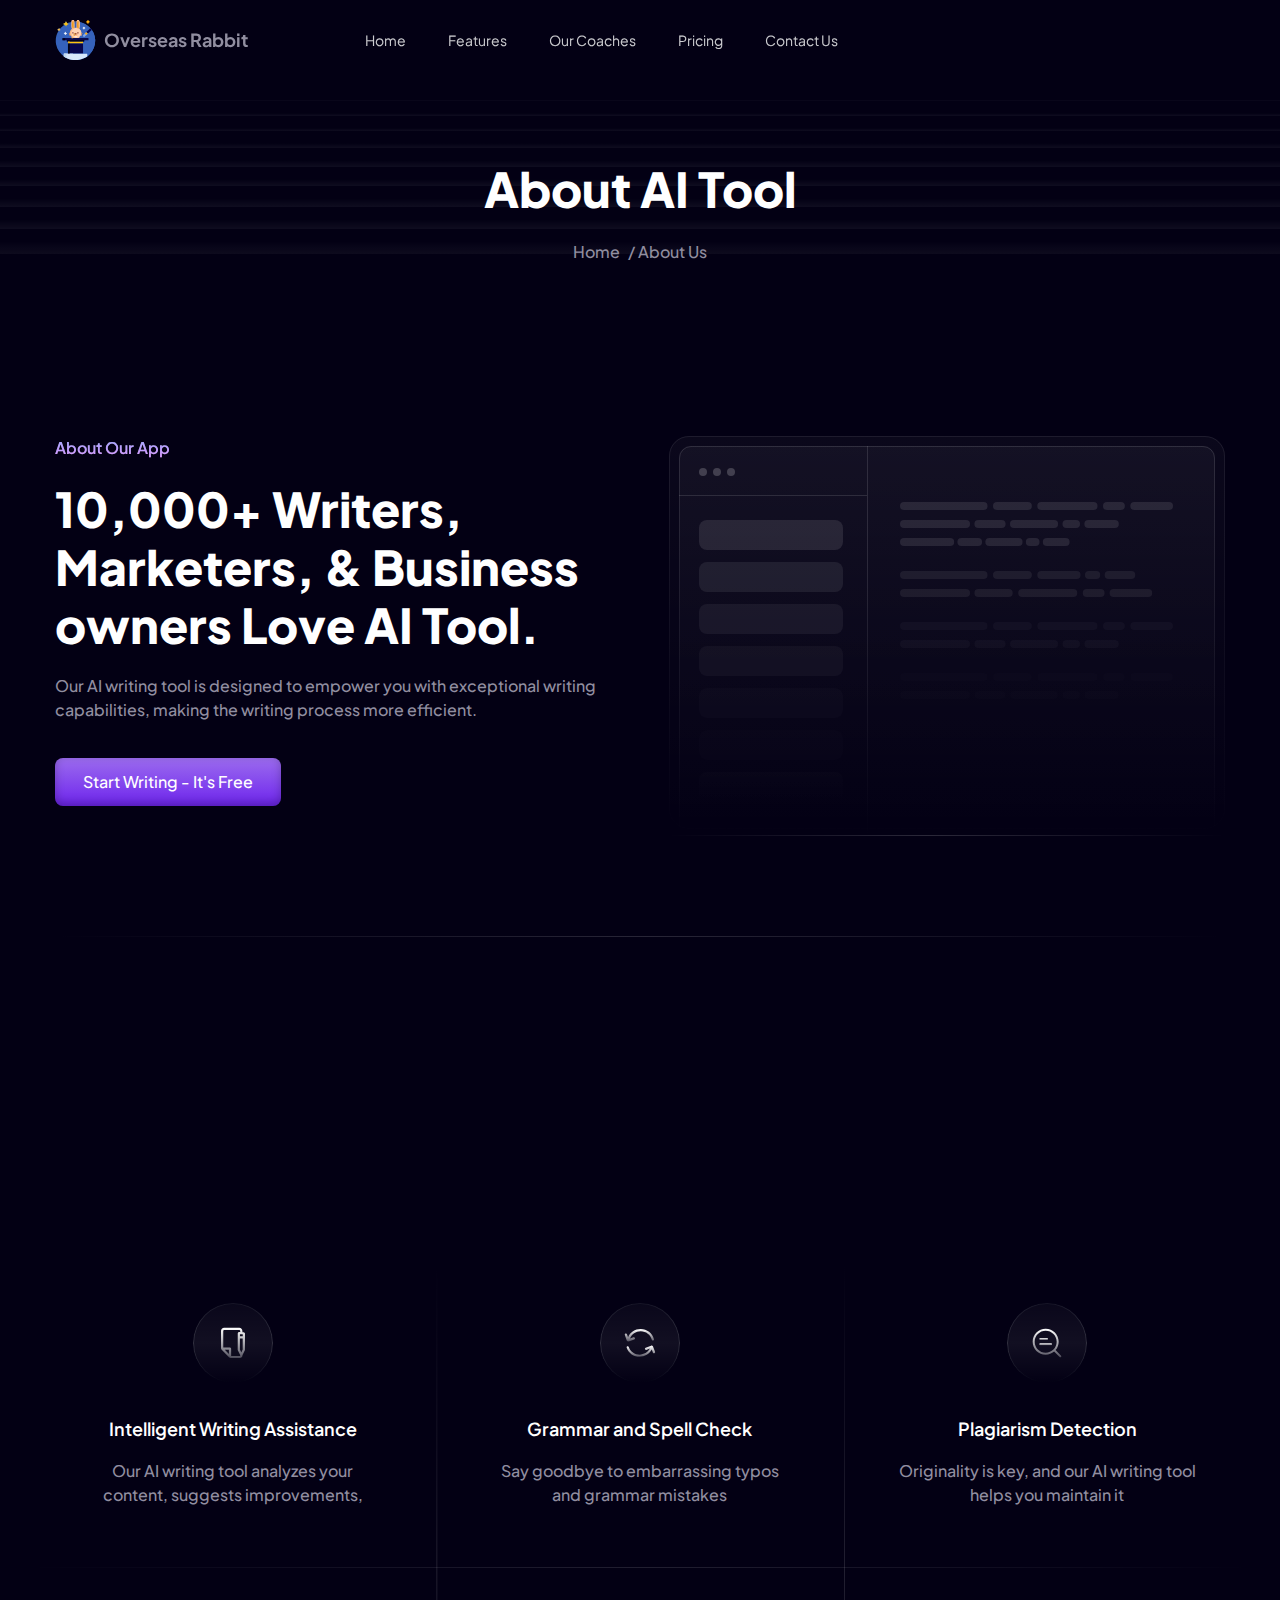
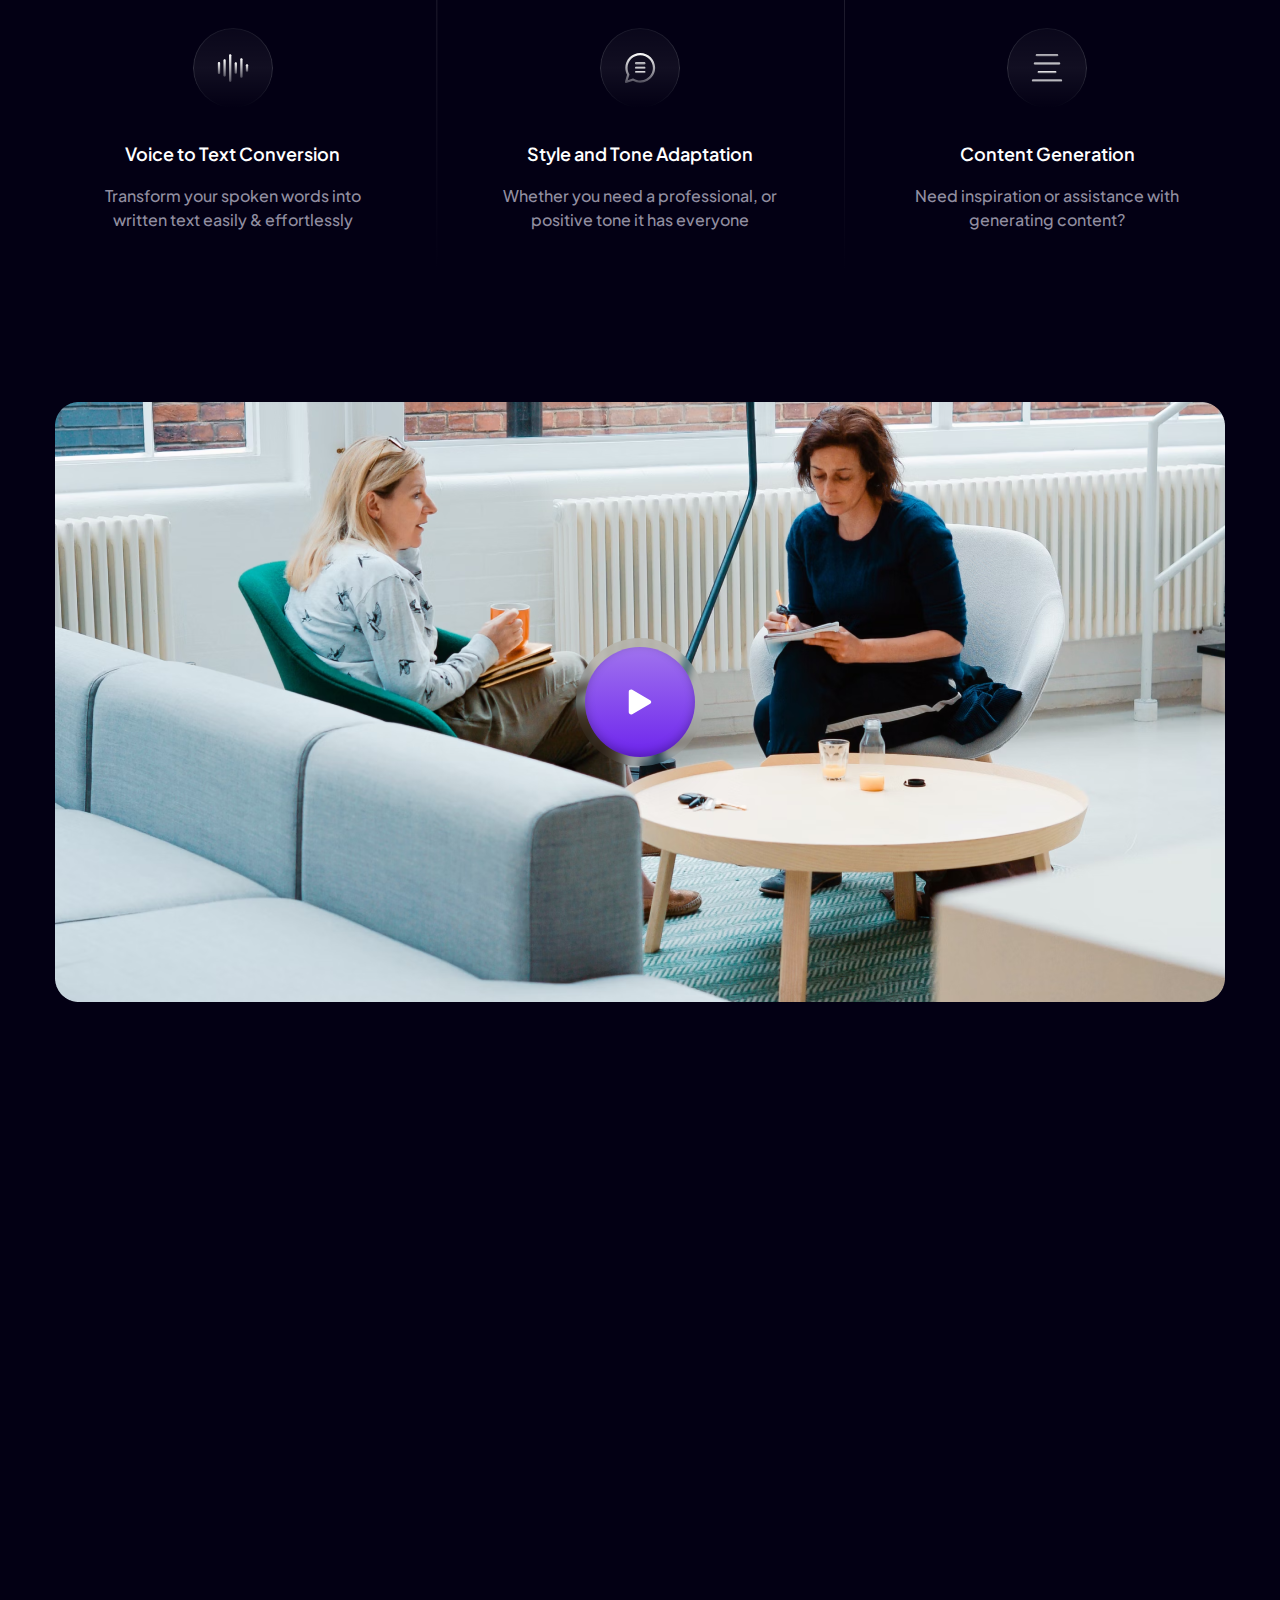
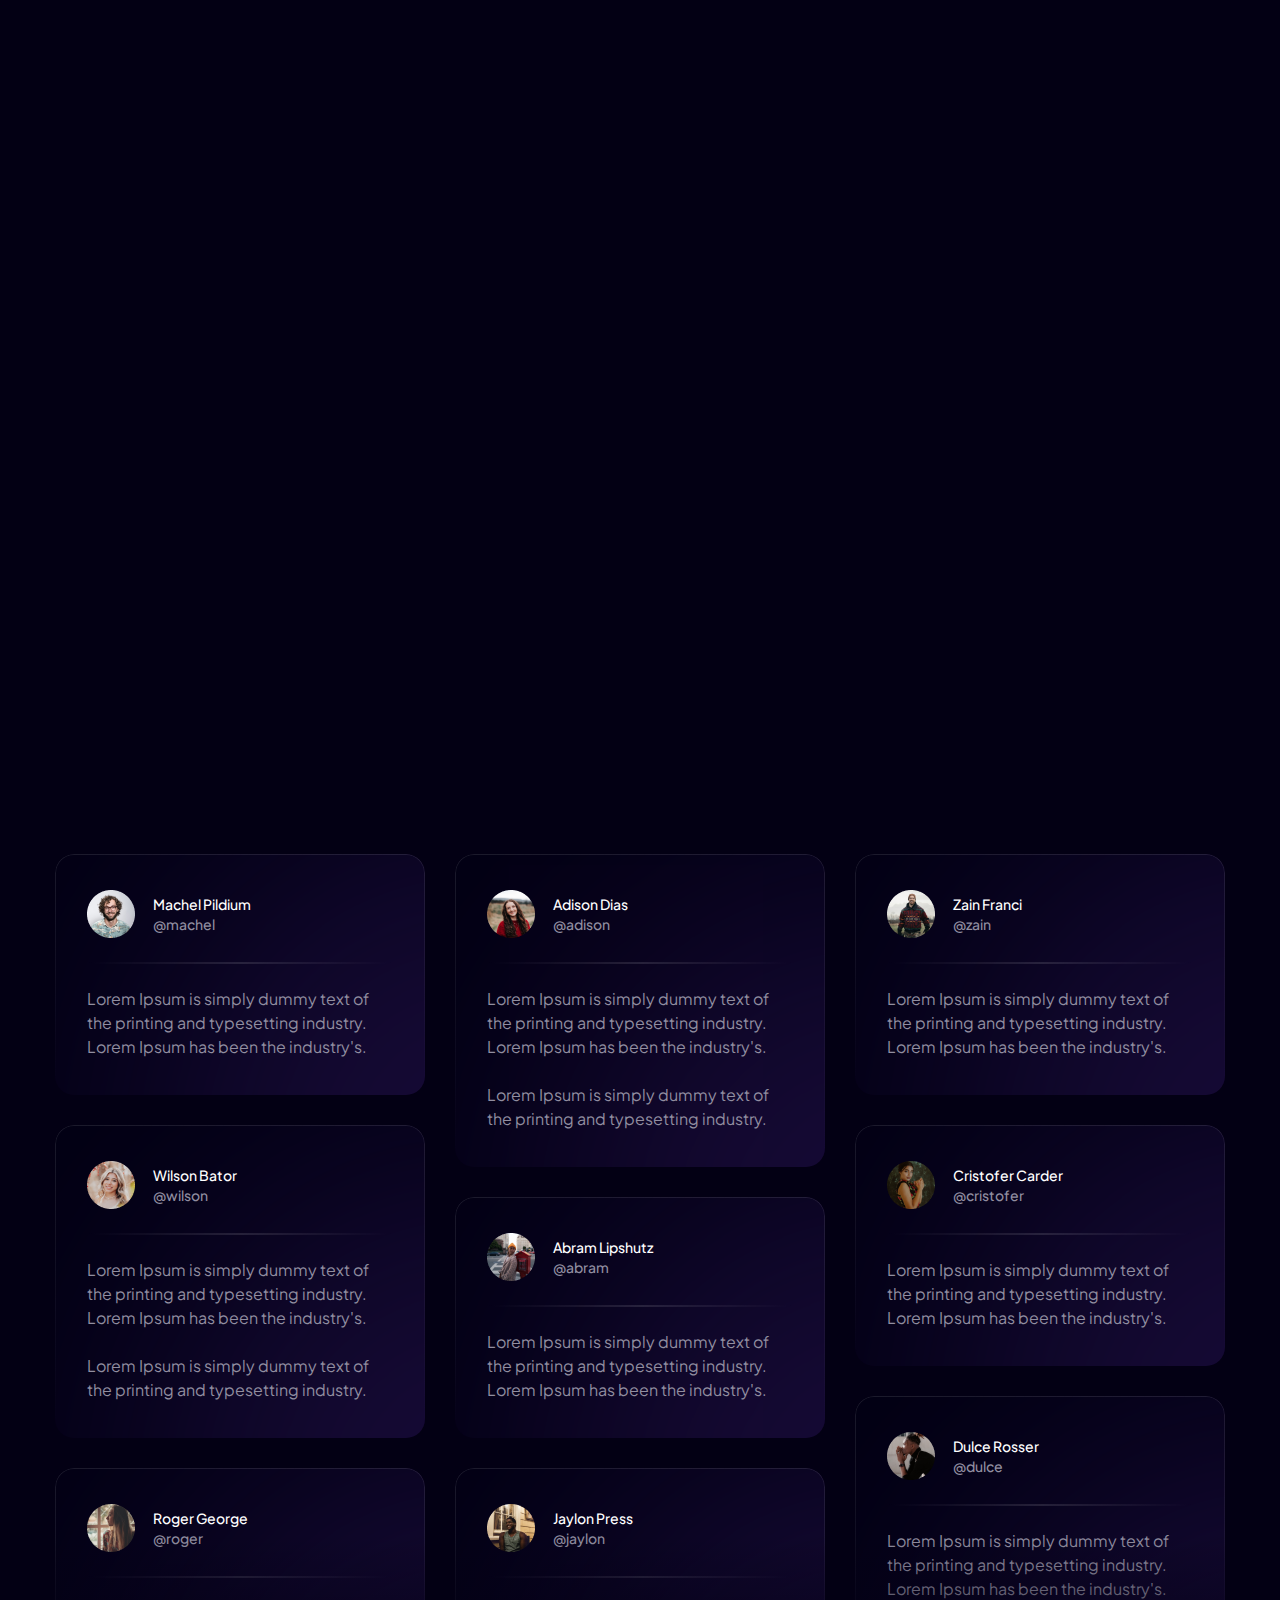
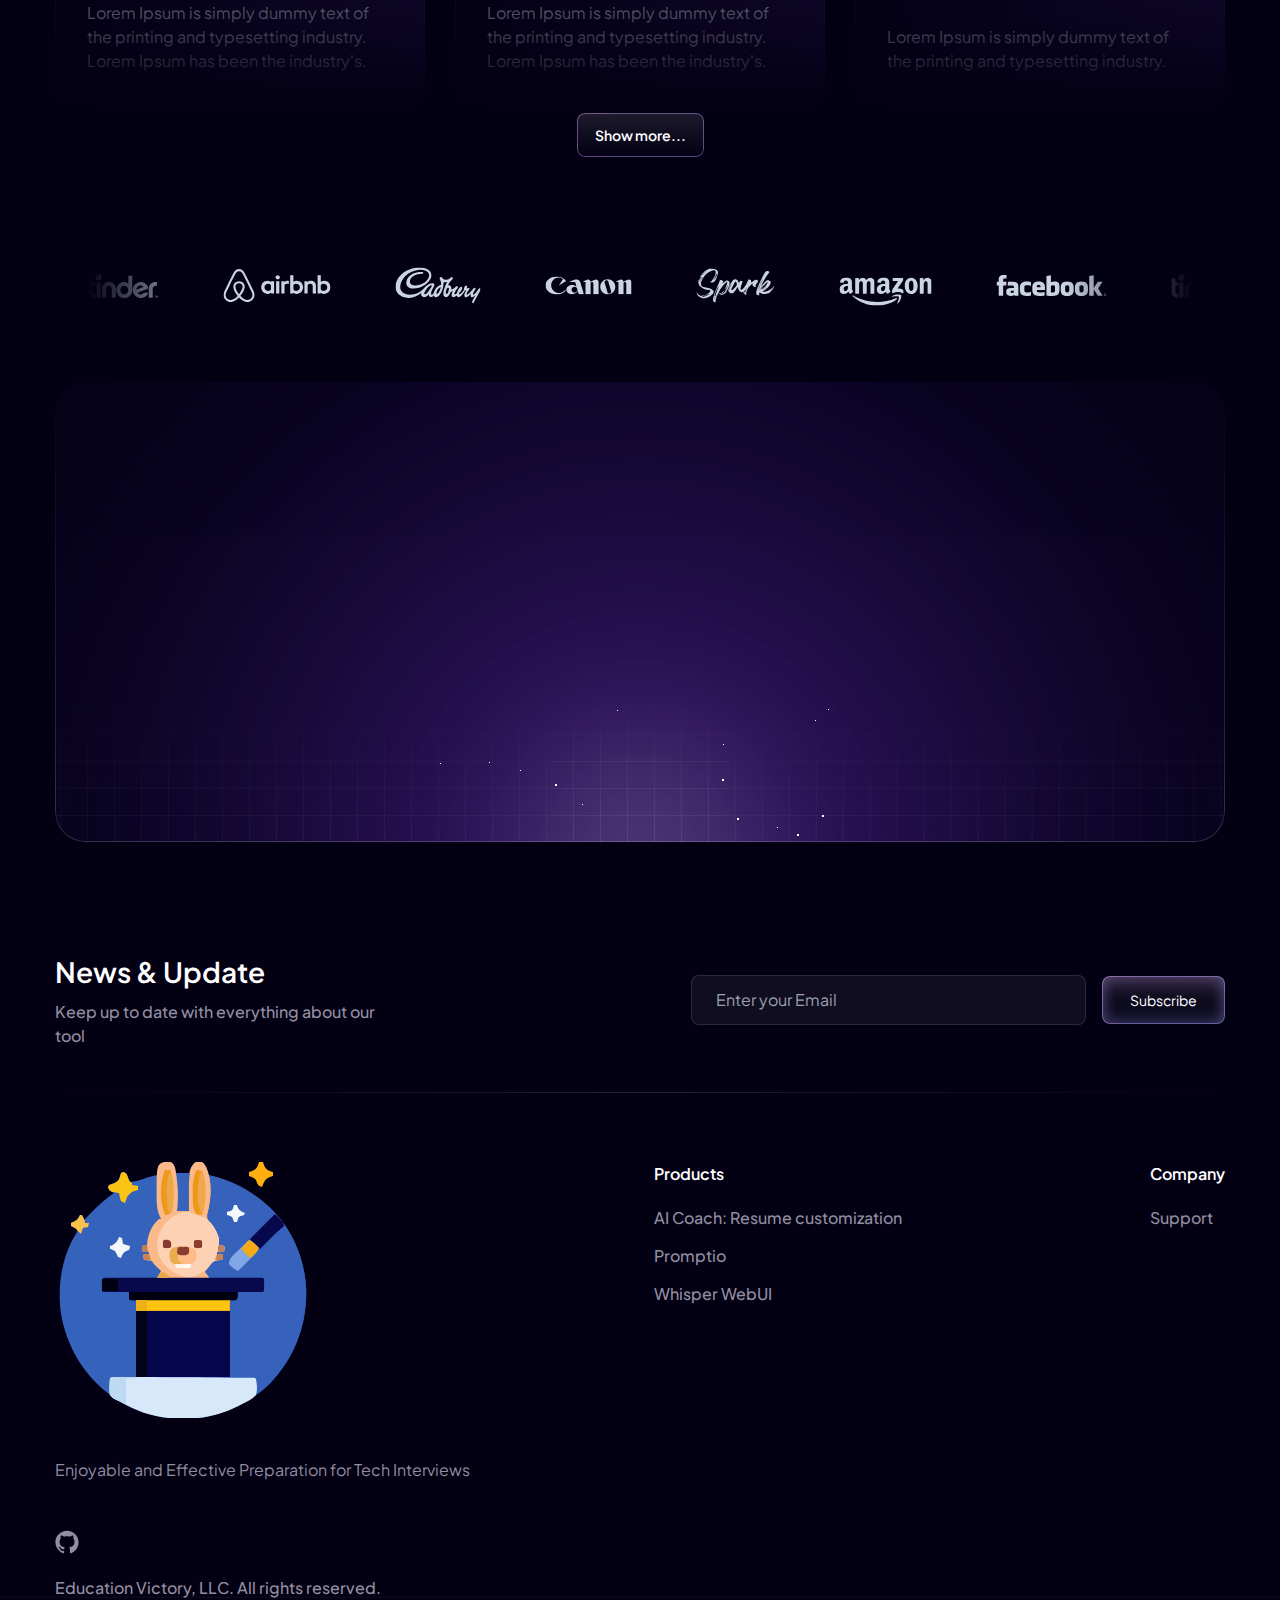
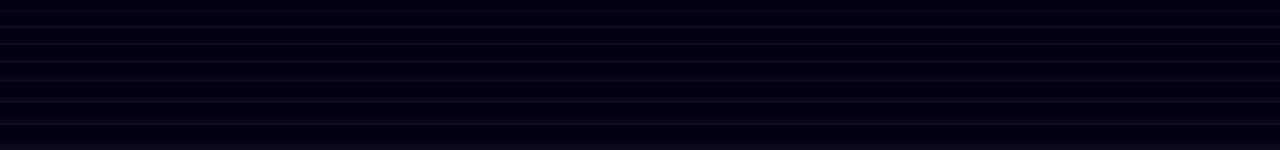
<file: about.html>
<!DOCTYPE html>
<html lang="en">

<head>
  <meta charset="UTF-8" />
  <meta http-equiv="X-UA-Compatible" content="IE=edge" />
  <meta name="viewport" content="width=device-width, initial-scale=1.0" />
  <title>About | AI Tool - Tailwind CSS Template for AI Tools</title>
<link rel="icon" href="favicon.ico"><link href="style.css" rel="stylesheet"></head>

<body x-data="{ page: 'about', 'loaded': true, 'stickyMenu': false, 'navigationOpen': false, 'scrollTop': false }">
  <!-- ===== Header Start ===== -->
  <header class="fixed left-0 top-0 w-full z-9999 py-7 lg:py-0"
  :class="{ 'bg-dark/70 backdrop-blur-lg shadow !py-4 lg:!py-0 transition duration-100 before:absolute before:w-full before:h-[1px] before:bottom-0 before:left-0 before:features-row-border' : stickyMenu }"
  @scroll.window="stickyMenu = (window.scrollY > 0) ? true : false">
  <div class="max-w-[1170px] mx-auto px-4 sm:px-8 xl:px-0 lg:flex items-center justify-between relative">
    <div class="w-full lg:w-1/4 flex items-center justify-between">
      <a href="https://osjobs.net/en/" class="flex items-center">
          <img src="images/logo.svg" alt="Logo" style="width: 14%; height: auto;" />
      <p class="ml-2 text-lg font-bold">
      Overseas Rabbit
      </p>
      </a>
      <!-- Hamburger Toggle BTN -->
      <button class="lg:hidden block" @click="navigationOpen = !navigationOpen">
        <span class="block relative cursor-pointer w-5.5 h-5.5">
          <span class="du-block absolute right-0 w-full h-full">
            <span
              class="block relative top-0 left-0 bg-white rounded-sm w-0 h-0.5 my-1 ease-in-out duration-200 delay-[0]"
              :class="{ '!w-full delay-300': !navigationOpen }"></span>
            <span
              class="block relative top-0 left-0 bg-white rounded-sm w-0 h-0.5 my-1 ease-in-out duration-200 delay-150"
              :class="{ '!w-full delay-400': !navigationOpen }"></span>
            <span
              class="block relative top-0 left-0 bg-white rounded-sm w-0 h-0.5 my-1 ease-in-out duration-200 delay-200"
              :class="{ '!w-full delay-500': !navigationOpen }"></span>
          </span>
          <span class="du-block absolute right-0 w-full h-full rotate-45">
            <span
              class="block bg-white rounded-sm ease-in-out duration-200 delay-300 absolute left-2.5 top-0 w-0.5 h-full"
              :class="{ '!h-0 delay-[0]': !navigationOpen }"></span>
            <span
              class="block bg-white rounded-sm ease-in-out duration-200 delay-400 absolute left-0 top-2.5 w-full h-0.5"
              :class="{ '!h-0 dealy-200': !navigationOpen }"></span>
          </span>
        </span>
      </button>
      <!-- Hamburger Toggle BTN -->
    </div>

    <div class="w-full lg:w-3/4 h-0 lg:h-auto invisible lg:visible lg:flex items-center justify-between"
      :class="{ '!visible bg-dark shadow-lgrelative !h-auto max-h-[400px] overflow-y-scroll rounded-md mt-4 p-7.5': navigationOpen }">
      <nav>
        <ul class="flex lg:items-center flex-col lg:flex-row gap-5 lg:gap-2">
          <li class="nav__menu lg:py-7" :class="{ 'lg:!py-4' : stickyMenu }">
            <a href="/#home"
              class="relative text-white/80 text-sm py-1.5 px-4 border border-transparent hover:text-white hover:nav-gradient"
              :class="{'!text-white nav-gradient' :page === 'home'}">Home</a>
          </li>
          <li class="nav__menu lg:py-7" :class="{ 'lg:!py-4' : stickyMenu }">
            <a href="/#features"
              class="relative text-white/80 text-sm py-1.5 px-4 border border-transparent hover:text-white hover:nav-gradient">Features</a>
          </li>
          <li class="nav__menu lg:py-7" :class="{ 'lg:!py-4' : stickyMenu }">
            <a href="/#coaches"
              class="relative text-white/80 text-sm py-1.5 px-4 border border-transparent hover:text-white hover:nav-gradient">Our Coaches</a>
          </li>
          <li class="nav__menu lg:py-7" :class="{ 'lg:!py-4' : stickyMenu }">
            <a href="/#pricing"
              class="relative text-white/80 text-sm py-1.5 px-4 border border-transparent hover:text-white hover:nav-gradient">Pricing</a>
          </li>
          <li class="nav__menu lg:py-7" :class="{ 'lg:!py-4' : stickyMenu }">
            <a href="mailto:contact@osjobs.net?subject=Hello"
              class="relative text-white/80 text-sm py-1.5 px-4 border border-transparent hover:text-white hover:nav-gradient">Contact Us</a>
          </li>
        </ul>
      </nav>
    </div>
  </div>
</header>

  <!-- ===== Header End ===== -->

  <main>
    <!-- ===== Breadcrumb Section Start ===== -->
    <section class="relative z-10 pt-30 lg:pt-35 xl:pt-40 pb-18">
      <!-- bg shapes -->
      <div class="absolute top-25 left-0 w-full flex flex-col gap-3 -z-1 opacity-50">
        <div class="w-full h-[1.24px] footer-bg-gradient"></div>
        <div class="w-full h-[2.47px] footer-bg-gradient"></div>
        <div class="w-full h-[3.71px] footer-bg-gradient"></div>
        <div class="w-full h-[4.99px] footer-bg-gradient"></div>
        <div class="w-full h-[6.19px] footer-bg-gradient"></div>
        <div class="w-full h-[7.42px] footer-bg-gradient"></div>
        <div class="w-full h-[8.66px] footer-bg-gradient"></div>
        <div class="w-full h-[9.90px] footer-bg-gradient"></div>
        <div class="w-full h-[13px] footer-bg-gradient"></div>
      </div>
      <div class="absolute bottom-0 left-0 w-full h-24 bg-gradient-to-b from-dark/0 to-dark -z-1">
      </div>

      <div class="text-center px-4">
        <h1 class="font-extrabold text-heading-2 text-white mb-5.5">
          About AI Tool
        </h1>
        <ul class="flex items-center justify-center gap-2">
          <li class="font-medium"><a href="index.html">Home</a></li>
          <li class="font-medium">/ About Us</li>
        </ul>
      </div>
    </section>
    <!-- ===== Breadcrumb Section End ===== -->

    <!-- ===== About Section Start ===== -->
    <section class="overflow-hidden">
      <div class="max-w-[1170px] mx-auto px-4 sm:px-8 xl:px-0 py-20 lg:py-25 relative">
        <div class="absolute bottom-0 left-0 w-full h-[1px] about-divider-gradient"></div>

        <div class="flex gap-11 flex-wrap justify-between">
          <div class="wow fadeInLeft max-w-[570px] w-full">
            <span class="hero-subtitle-text font-semibold block mb-5">About Our App</span>

            <h2 class="text-white mb-5 text-2xl font-extrabold sm:text-4xl xl:text-heading-2">
              10,000+ Writers, Marketers, & Business owners Love AI Tool.
            </h2>
            <p class="mb-9 font-medium">
              Our AI writing tool is designed to empower you with exceptional
              writing capabilities, making the writing process more efficient.
            </p>

            <a href="#"
              class="hero-button-gradient inline-flex rounded-lg py-3 px-7 text-white font-medium ease-in duration-300 hover:opacity-80">
              Start Writing - It's Free
            </a>
          </div>

          <div class="wow fadeInRight hidden xl:block">
            <img src="images/about.svg" alt="about" />
          </div>
        </div>
      </div>
    </section>
    <!-- ===== About Section End ===== -->

    <!-- ===== Features grid Section Start ===== -->
    <section class="overflow-hidden py-17.5 lg:py-22.5 xl:py-27.5">
      <div class="max-w-[1222px] mx-auto px-4 sm:px-8 xl:px-0">
        <!-- Section Title -->
        <div class="wow fadeInUp text-center">
          <span
            class="hero-subtitle-gradient relative mb-4 font-medium text-sm inline-flex items-center gap-2 py-2 px-4.5 rounded-full">
            <img src="images/icon-title.svg" alt="icon">

            <span class="hero-subtitle-text"> Some of Main Features </span>
          </span>
          <h2 class="text-white mb-4.5 text-2xl font-extrabold sm:text-4xl xl:text-heading-2">
            Key Features of Our Tool
          </h2>
          <p class="max-w-[714px] mx-auto mb-5 font-medium">
            Our AI writing tool is designed to empower you with exceptional
            writing capabilities, making the writing process more efficient,
            accurate, and enjoyable.
          </p>
        </div>

        <div class="relative">
          <div
            class="features-row-border rotate-90 w-1/2 h-[1px] absolute top-1/2 left-1/2 -translate-y-1/2 lg:-translate-x-1/3 lg:left-1/4 hidden lg:block">
          </div>
          <div
            class="features-row-border rotate-90 w-1/2 h-[1px] absolute top-1/2 right-1/2 -translate-y-1/2 lg:right-[8.3%] hidden lg:block">
          </div>

          <!--=== Features Row ===-->
          <div class="flex flex-wrap justify-center">
            <!-- Features Item -->
            <div class="w-full sm:w-1/2 lg:w-1/3">
              <div class="group relative overflow-hidden text-center py-8 sm:py-10 xl:py-15 px-4 lg:px-8 xl:px-13">
                <span
                  class="group-hover:opacity-100 opacity-0 features-bg absolute w-full h-full left-0 top-0 -z-1"></span>
                <span
                  class="icon-border relative max-w-[80px] w-full h-20 rounded-full inline-flex items-center justify-center mb-8 mx-auto">
                  <img src="images/icon-01.svg" alt="icon" />
                </span>
                <h4 class="font-semibold text-lg text-white mb-4">
                  Intelligent Writing Assistance
                </h4>
                <p class="font-medium">
                  Our AI writing tool analyzes your content, suggests
                  improvements,
                </p>
              </div>
            </div>

            <!-- Features Item -->
            <div class="w-full sm:w-1/2 lg:w-1/3">
              <div class="group relative overflow-hidden text-center py-8 sm:py-10 xl:py-15 px-4 lg:px-8 xl:px-13">
                <span
                  class="group-hover:opacity-100 opacity-0 features-bg absolute w-full h-full left-0 top-0 -z-1"></span>
                <span
                  class="icon-border relative max-w-[80px] w-full h-20 rounded-full inline-flex items-center justify-center mb-8 mx-auto">
                  <img src="images/icon-02.svg" alt="icon" />
                </span>
                <h4 class="font-semibold text-lg text-white mb-4">
                  Grammar and Spell Check
                </h4>
                <p class="font-medium">
                  Say goodbye to embarrassing typos and grammar mistakes
                </p>
              </div>
            </div>

            <!-- Features Item -->
            <div class="w-full sm:w-1/2 lg:w-1/3">
              <div class="group relative overflow-hidden text-center py-8 sm:py-10 xl:py-15 px-4 lg:px-8 xl:px-13">
                <span
                  class="group-hover:opacity-100 opacity-0 features-bg absolute w-full h-full left-0 top-0 -z-1"></span>
                <span
                  class="icon-border relative max-w-[80px] w-full h-20 rounded-full inline-flex items-center justify-center mb-8 mx-auto">
                  <img src="images/icon-03.svg" alt="icon" />
                </span>
                <h4 class="font-semibold text-lg text-white mb-4">
                  Plagiarism Detection
                </h4>
                <p class="font-medium">
                  Originality is key, and our AI writing tool helps you
                  maintain it
                </p>
              </div>
            </div>
          </div>

          <div class="features-row-border w-full h-[1px]"></div>

          <!--=== Features Row ===-->
          <div class="flex flex-wrap justify-center">
            <!-- Features Item -->
            <div class="w-full sm:w-1/2 lg:w-1/3">
              <div class="group relative overflow-hidden text-center py-8 sm:py-10 xl:py-15 px-4 lg:px-8 xl:px-13">
                <span
                  class="group-hover:opacity-100 opacity-0 features-bg absolute w-full h-full left-0 top-0 -z-1 rotate-180"></span>
                <span
                  class="icon-border relative max-w-[80px] w-full h-20 rounded-full inline-flex items-center justify-center mb-8 mx-auto">
                  <img src="images/icon-04.svg" alt="icon" />
                </span>
                <h4 class="font-semibold text-lg text-white mb-4">
                  Voice to Text Conversion
                </h4>
                <p class="font-medium">
                  Transform your spoken words into written text easily &
                  effortlessly
                </p>
              </div>
            </div>

            <!-- Features Item -->
            <div class="w-full sm:w-1/2 lg:w-1/3">
              <div class="group relative overflow-hidden text-center py-8 sm:py-10 xl:py-15 px-4 lg:px-8 xl:px-13">
                <span
                  class="group-hover:opacity-100 opacity-0 features-bg absolute w-full h-full left-0 top-0 -z-1 rotate-180"></span>
                <span
                  class="icon-border relative max-w-[80px] w-full h-20 rounded-full inline-flex items-center justify-center mb-8 mx-auto">
                  <img src="images/icon-05.svg" alt="icon" />
                </span>
                <h4 class="font-semibold text-lg text-white mb-4">
                  Style and Tone Adaptation
                </h4>
                <p class="font-medium">
                  Whether you need a professional, or positive tone it has
                  everyone
                </p>
              </div>
            </div>

            <!-- Features Item -->
            <div class="w-full sm:w-1/2 lg:w-1/3">
              <div class="group relative overflow-hidden text-center py-8 sm:py-10 xl:py-15 px-4 lg:px-8 xl:px-13">
                <span
                  class="group-hover:opacity-100 opacity-0 features-bg absolute w-full h-full left-0 top-0 -z-1 rotate-180"></span>
                <span
                  class="icon-border relative max-w-[80px] w-full h-20 rounded-full inline-flex items-center justify-center mb-8 mx-auto">
                  <img src="images/icon-06.svg" alt="icon" />
                </span>
                <h4 class="font-semibold text-lg text-white mb-4">
                  Content Generation
                </h4>
                <p class="font-medium">
                  Need inspiration or assistance with generating content?
                </p>
              </div>
            </div>
          </div>
        </div>
      </div>
    </section>
    <!-- ===== Features grid Section End ===== -->

    <!-- ===== Video Section Start ===== -->
    <section>
      <div class="max-w-[1170px] mx-auto px-4 sm:px-8 xl:px-0">
        <div class="relative rounded-3xl z-999">
          <a href="https://www.youtube.com/watch?v=xcJtL7QggTI" data-fslightbox
            class="absolute z-10 left-1/2 top-1/2 -translate-x-1/2 -translate-y-1/2 w-27.5 h-27.5 rounded-full flex items-center justify-center bg-gradient-to-b from-[#A073EE] to-[#6E25ED] shadow-video">
            <svg width="30" height="30" viewBox="0 0 30 30" fill="none" xmlns="http://www.w3.org/2000/svg">
              <path
                d="M25.1688 16.8077L7.26999 27.1727C5.73764 28.0601 3.75 27.0394 3.75 25.3651V4.63517C3.75 2.96091 5.73764 1.94018 7.26997 2.82754L25.1688 13.1925C26.6104 14.0274 26.6104 15.9729 25.1688 16.8077Z"
                fill="white" />
            </svg>
          </a>
          <span
            class="absolute left-1/2 top-1/2 -translate-x-1/2 -translate-y-1/2 z-1 block w-32 h-32 rounded-full backdrop-blur-[5px] bg-white/[0.04]"></span>

          <img src="images/video.png" alt="video" />
        </div>
      </div>
    </section>
    <!-- ===== Video Section End ===== -->

    <!-- ===== Team Section Start ===== -->
    <section class="overflow-hidden py-17.5 lg:py-22.5 xl:py-27.5">
      <div class="max-w-[1170px] mx-auto px-4 sm:px-8 xl:px-0">
        <!-- section title -->
        <div class="wow fadeInUp mb-17.5 text-center">
          <span
            class="hero-subtitle-gradient relative mb-4 font-medium text-sm inline-flex items-center gap-2 py-2 px-4.5 rounded-full">
            <img src="images/icon-title.svg" alt="icon">

            <span class="hero-subtitle-text"> Meet Out Team </span>
          </span>
          <h2 class="text-white mb-4.5 text-2xl font-extrabold sm:text-4xl xl:text-heading-2">
            Our Dynamic Team
          </h2>
          <p class="max-w-[714px] mx-auto font-medium">
            Our AI writing tool is designed to empower you with exceptional
            writing capabilities, making the writing process more efficient,
            accurate, and enjoyable.
          </p>
        </div>

        <div class="grid grid-cols-1 sm:grid-cols-2 lg:grid-cols-3 xl:grid-cols-4 gap-10 lg:gap-17.5">
          <!-- team item -->
          <div class="wow fadeInUp group text-center">
            <div
              class="team-img-gradient group-hover:before:gradient-3 max-w-50 mx-auto w-full h-50 rounded-full relative mb-7.5">
              <img src="images/team-01.png" alt="team" />
            </div>
            <h4 class="text-white font-semibold text-heading-6 mb-2.5">
              Andreo Tate
            </h4>
            <p class="font-medium mb-6">Product Designer</p>

            <div class="flex items-center justify-center gap-5">
              <a href="#" class="hover:text-white ease-in duration-300">
                <svg class="fill-current" width="22" height="22" viewBox="0 0 22 22" fill="none"
                  xmlns="http://www.w3.org/2000/svg">
                  <path
                    d="M11.9163 20.1213C16.5485 19.6614 20.1663 15.7531 20.1663 10.9999C20.1663 5.93731 16.0622 1.83325 10.9997 1.83325C5.93706 1.83325 1.83301 5.93731 1.83301 10.9999C1.83301 15.4347 4.98223 19.1339 9.16634 19.9833V14.6666H6.41634V11.9166H9.16634V8.97946C9.16634 6.85153 10.9717 5.17051 13.0943 5.32211L15.583 5.49988V8.24988H13.7497C12.7371 8.24988 11.9163 9.07069 11.9163 10.0833V11.9166H15.583L14.6663 14.6666H11.9163V20.1213Z"
                    fill="" />
                </svg>
              </a>

              <a href="#" class="hover:text-white ease-in duration-300">
                <svg class="fill-current" width="22" height="22" viewBox="0 0 22 22" fill="none"
                  xmlns="http://www.w3.org/2000/svg">
                  <path
                    d="M6.97812 19.7311C15.0906 19.7311 19.4906 13.0279 19.4906 7.21855C19.4906 7.08105 19.4906 6.84043 19.4562 6.63418C20.3156 6.01543 21.0719 5.2248 21.6562 4.36543C20.8312 4.74355 20.0063 4.9498 19.1469 5.05293C20.075 4.50293 20.7625 3.64355 21.0719 2.6123C20.2125 3.09355 19.3188 3.47168 18.2531 3.67793C17.4281 2.81855 16.3281 2.26855 15.0562 2.26855C12.6156 2.26855 10.6219 4.2623 10.6219 6.70293C10.6219 7.04668 10.6562 7.39043 10.725 7.73418C7.18438 7.49355 3.95312 5.74043 1.75312 3.09355C1.375 3.78105 1.16875 4.50293 1.16875 5.29355C1.16875 6.84043 1.95937 8.14668 3.1625 8.9373C2.44062 8.90293 1.75313 8.69668 1.16875 8.3873C1.16875 8.42168 1.16875 8.42168 1.16875 8.42168C1.16875 10.5186 2.68125 12.3404 4.675 12.7529C4.29688 12.8561 3.88437 12.8904 3.575 12.8904C3.3 12.8904 2.99062 12.8561 2.75 12.7873C3.33437 14.5404 4.95 15.8123 6.875 15.8467C5.3625 17.0154 3.47187 17.7373 1.44375 17.7373C1.03125 17.8061 0.6875 17.7373 0.34375 17.7029C2.2 19.0092 4.50312 19.7311 6.97812 19.7311Z"
                    fill="" />
                </svg>
              </a>

              <a href="#" class="hover:text-white ease-in duration-300">
                <svg class="fill-current" width="22" height="22" viewBox="0 0 22 22" fill="none"
                  xmlns="http://www.w3.org/2000/svg">
                  <g clip-path="url(#clip0_117_13418)">
                    <path
                      d="M21.6219 6.6C21.5875 5.5 21.3813 4.70937 21.1406 3.9875C20.9 3.26563 20.5219 2.68125 19.9375 2.09687C19.3531 1.5125 18.7688 1.16875 18.0813 0.89375C17.3938 0.61875 16.6375 0.446875 15.4688 0.4125C14.2656 0.34375 13.9219 0.34375 11 0.34375C8.07813 0.34375 7.76875 0.34375 6.6 0.378125C5.43125 0.4125 4.70938 0.61875 3.9875 0.859375C3.26563 1.1 2.68125 1.5125 2.09688 2.09687C1.5125 2.68125 1.13438 3.26563 0.89375 3.9875C0.61875 4.675 0.446875 5.43125 0.4125 6.6C0.378125 7.76875 0.34375 8.07812 0.34375 11C0.34375 13.9219 0.34375 14.2312 0.378125 15.4C0.4125 16.5688 0.61875 17.2906 0.859375 18.0125C1.1 18.7344 1.47813 19.3188 2.0625 19.9031C2.64688 20.4875 3.26563 20.8656 3.95313 21.1063C4.64063 21.3469 5.39688 21.5531 6.56563 21.5875C7.73438 21.6562 8.04375 21.6562 10.9656 21.6562C13.8875 21.6562 14.1969 21.6562 15.3656 21.6219C16.5344 21.5875 17.2563 21.3813 17.9781 21.1406C18.7 20.9 19.2844 20.5219 19.8688 19.9375C20.4531 19.3531 20.8313 18.7344 21.0719 18.0469C21.3125 17.3594 21.5188 16.6031 21.5531 15.4344C21.5875 14.3344 21.5875 13.9906 21.5875 11.0688C21.5875 8.14688 21.6563 7.76875 21.6219 6.6ZM19.6969 15.2969C19.6625 16.3281 19.4563 16.8781 19.3188 17.2906C19.1125 17.7719 18.8719 18.15 18.4938 18.4937C18.1156 18.8719 17.7719 19.0781 17.2906 19.3188C16.9125 19.4563 16.3625 19.6625 15.2969 19.6969C14.1969 19.6969 13.8531 19.6969 11.0344 19.6969C8.21563 19.6969 7.8375 19.6969 6.7375 19.6625C5.70625 19.6281 5.15625 19.4219 4.74375 19.2844C4.2625 19.0781 3.88438 18.8375 3.54063 18.4594C3.1625 18.0813 2.95625 17.7375 2.71563 17.2563C2.57813 16.8781 2.37188 16.3281 2.3375 15.2625C2.3375 14.1969 2.3375 13.8531 2.3375 11C2.3375 8.14687 2.3375 7.80312 2.37188 6.70312C2.40625 5.67188 2.6125 5.12187 2.75 4.70937C2.95625 4.22812 3.19688 3.85 3.54063 3.50625C3.91875 3.12812 4.2625 2.92188 4.74375 2.71563C5.12188 2.57812 5.67188 2.37188 6.7375 2.3375C7.8375 2.30313 8.18125 2.30312 11.0344 2.30312C13.8875 2.30312 14.2313 2.30313 15.3313 2.3375C16.3625 2.37188 16.9125 2.57812 17.325 2.71563C17.8063 2.92188 18.1844 3.1625 18.5281 3.50625C18.9063 3.88437 19.1125 4.22812 19.3531 4.70937C19.4906 5.0875 19.6969 5.6375 19.7313 6.70312C19.7656 7.80312 19.7656 8.14687 19.7656 11C19.7656 13.8531 19.7313 14.1969 19.6969 15.2969Z"
                      fill="" />
                    <path
                      d="M11.0008 5.53418C7.94141 5.53418 5.53516 8.00918 5.53516 10.9998C5.53516 14.0592 8.01016 16.4654 11.0008 16.4654C13.9914 16.4654 16.5008 14.0592 16.5008 10.9998C16.5008 7.94043 14.0602 5.53418 11.0008 5.53418ZM11.0008 14.5748C9.00703 14.5748 7.42578 12.9592 7.42578 10.9998C7.42578 9.04043 9.04141 7.4248 11.0008 7.4248C12.9945 7.4248 14.5758 9.00605 14.5758 10.9998C14.5758 12.9936 12.9945 14.5748 11.0008 14.5748Z"
                      fill="" />
                    <path
                      d="M16.7406 6.56572C17.4431 6.56572 18.0125 5.99627 18.0125 5.29385C18.0125 4.59139 17.4431 4.02197 16.7406 4.02197C16.0382 4.02197 15.4688 4.59139 15.4688 5.29385C15.4688 5.99627 16.0382 6.56572 16.7406 6.56572Z"
                      fill="" />
                  </g>
                  <defs>
                    <clipPath id="clip0_117_13418">
                      <rect width="22" height="22" fill="white" />
                    </clipPath>
                  </defs>
                </svg>
              </a>
            </div>
          </div>

          <!-- team item -->
          <div class="wow fadeInUp group text-center">
            <div
              class="team-img-gradient group-hover:before:gradient-3 max-w-50 mx-auto w-full h-50 rounded-full relative mb-7.5">
              <img src="images/team-02.png" alt="team" />
            </div>
            <h4 class="text-white font-semibold text-heading-6 mb-2.5">
              Davis Curtis
            </h4>
            <p class="font-medium mb-6">Product Designer</p>

            <div class="flex items-center justify-center gap-5">
              <a href="#" class="hover:text-white ease-in duration-300">
                <svg class="fill-current" width="22" height="22" viewBox="0 0 22 22" fill="none"
                  xmlns="http://www.w3.org/2000/svg">
                  <path
                    d="M11.9163 20.1213C16.5485 19.6614 20.1663 15.7531 20.1663 10.9999C20.1663 5.93731 16.0622 1.83325 10.9997 1.83325C5.93706 1.83325 1.83301 5.93731 1.83301 10.9999C1.83301 15.4347 4.98223 19.1339 9.16634 19.9833V14.6666H6.41634V11.9166H9.16634V8.97946C9.16634 6.85153 10.9717 5.17051 13.0943 5.32211L15.583 5.49988V8.24988H13.7497C12.7371 8.24988 11.9163 9.07069 11.9163 10.0833V11.9166H15.583L14.6663 14.6666H11.9163V20.1213Z"
                    fill="" />
                </svg>
              </a>

              <a href="#" class="hover:text-white ease-in duration-300">
                <svg class="fill-current" width="22" height="22" viewBox="0 0 22 22" fill="none"
                  xmlns="http://www.w3.org/2000/svg">
                  <path
                    d="M6.97812 19.7311C15.0906 19.7311 19.4906 13.0279 19.4906 7.21855C19.4906 7.08105 19.4906 6.84043 19.4562 6.63418C20.3156 6.01543 21.0719 5.2248 21.6562 4.36543C20.8312 4.74355 20.0063 4.9498 19.1469 5.05293C20.075 4.50293 20.7625 3.64355 21.0719 2.6123C20.2125 3.09355 19.3188 3.47168 18.2531 3.67793C17.4281 2.81855 16.3281 2.26855 15.0562 2.26855C12.6156 2.26855 10.6219 4.2623 10.6219 6.70293C10.6219 7.04668 10.6562 7.39043 10.725 7.73418C7.18438 7.49355 3.95312 5.74043 1.75312 3.09355C1.375 3.78105 1.16875 4.50293 1.16875 5.29355C1.16875 6.84043 1.95937 8.14668 3.1625 8.9373C2.44062 8.90293 1.75313 8.69668 1.16875 8.3873C1.16875 8.42168 1.16875 8.42168 1.16875 8.42168C1.16875 10.5186 2.68125 12.3404 4.675 12.7529C4.29688 12.8561 3.88437 12.8904 3.575 12.8904C3.3 12.8904 2.99062 12.8561 2.75 12.7873C3.33437 14.5404 4.95 15.8123 6.875 15.8467C5.3625 17.0154 3.47187 17.7373 1.44375 17.7373C1.03125 17.8061 0.6875 17.7373 0.34375 17.7029C2.2 19.0092 4.50312 19.7311 6.97812 19.7311Z"
                    fill="" />
                </svg>
              </a>

              <a href="#" class="hover:text-white ease-in duration-300">
                <svg class="fill-current" width="22" height="22" viewBox="0 0 22 22" fill="none"
                  xmlns="http://www.w3.org/2000/svg">
                  <g clip-path="url(#clip0_117_13418)">
                    <path
                      d="M21.6219 6.6C21.5875 5.5 21.3813 4.70937 21.1406 3.9875C20.9 3.26563 20.5219 2.68125 19.9375 2.09687C19.3531 1.5125 18.7688 1.16875 18.0813 0.89375C17.3938 0.61875 16.6375 0.446875 15.4688 0.4125C14.2656 0.34375 13.9219 0.34375 11 0.34375C8.07813 0.34375 7.76875 0.34375 6.6 0.378125C5.43125 0.4125 4.70938 0.61875 3.9875 0.859375C3.26563 1.1 2.68125 1.5125 2.09688 2.09687C1.5125 2.68125 1.13438 3.26563 0.89375 3.9875C0.61875 4.675 0.446875 5.43125 0.4125 6.6C0.378125 7.76875 0.34375 8.07812 0.34375 11C0.34375 13.9219 0.34375 14.2312 0.378125 15.4C0.4125 16.5688 0.61875 17.2906 0.859375 18.0125C1.1 18.7344 1.47813 19.3188 2.0625 19.9031C2.64688 20.4875 3.26563 20.8656 3.95313 21.1063C4.64063 21.3469 5.39688 21.5531 6.56563 21.5875C7.73438 21.6562 8.04375 21.6562 10.9656 21.6562C13.8875 21.6562 14.1969 21.6562 15.3656 21.6219C16.5344 21.5875 17.2563 21.3813 17.9781 21.1406C18.7 20.9 19.2844 20.5219 19.8688 19.9375C20.4531 19.3531 20.8313 18.7344 21.0719 18.0469C21.3125 17.3594 21.5188 16.6031 21.5531 15.4344C21.5875 14.3344 21.5875 13.9906 21.5875 11.0688C21.5875 8.14688 21.6563 7.76875 21.6219 6.6ZM19.6969 15.2969C19.6625 16.3281 19.4563 16.8781 19.3188 17.2906C19.1125 17.7719 18.8719 18.15 18.4938 18.4937C18.1156 18.8719 17.7719 19.0781 17.2906 19.3188C16.9125 19.4563 16.3625 19.6625 15.2969 19.6969C14.1969 19.6969 13.8531 19.6969 11.0344 19.6969C8.21563 19.6969 7.8375 19.6969 6.7375 19.6625C5.70625 19.6281 5.15625 19.4219 4.74375 19.2844C4.2625 19.0781 3.88438 18.8375 3.54063 18.4594C3.1625 18.0813 2.95625 17.7375 2.71563 17.2563C2.57813 16.8781 2.37188 16.3281 2.3375 15.2625C2.3375 14.1969 2.3375 13.8531 2.3375 11C2.3375 8.14687 2.3375 7.80312 2.37188 6.70312C2.40625 5.67188 2.6125 5.12187 2.75 4.70937C2.95625 4.22812 3.19688 3.85 3.54063 3.50625C3.91875 3.12812 4.2625 2.92188 4.74375 2.71563C5.12188 2.57812 5.67188 2.37188 6.7375 2.3375C7.8375 2.30313 8.18125 2.30312 11.0344 2.30312C13.8875 2.30312 14.2313 2.30313 15.3313 2.3375C16.3625 2.37188 16.9125 2.57812 17.325 2.71563C17.8063 2.92188 18.1844 3.1625 18.5281 3.50625C18.9063 3.88437 19.1125 4.22812 19.3531 4.70937C19.4906 5.0875 19.6969 5.6375 19.7313 6.70312C19.7656 7.80312 19.7656 8.14687 19.7656 11C19.7656 13.8531 19.7313 14.1969 19.6969 15.2969Z"
                      fill="" />
                    <path
                      d="M11.0008 5.53418C7.94141 5.53418 5.53516 8.00918 5.53516 10.9998C5.53516 14.0592 8.01016 16.4654 11.0008 16.4654C13.9914 16.4654 16.5008 14.0592 16.5008 10.9998C16.5008 7.94043 14.0602 5.53418 11.0008 5.53418ZM11.0008 14.5748C9.00703 14.5748 7.42578 12.9592 7.42578 10.9998C7.42578 9.04043 9.04141 7.4248 11.0008 7.4248C12.9945 7.4248 14.5758 9.00605 14.5758 10.9998C14.5758 12.9936 12.9945 14.5748 11.0008 14.5748Z"
                      fill="" />
                    <path
                      d="M16.7406 6.56572C17.4431 6.56572 18.0125 5.99627 18.0125 5.29385C18.0125 4.59139 17.4431 4.02197 16.7406 4.02197C16.0382 4.02197 15.4688 4.59139 15.4688 5.29385C15.4688 5.99627 16.0382 6.56572 16.7406 6.56572Z"
                      fill="" />
                  </g>
                  <defs>
                    <clipPath id="clip0_117_13418">
                      <rect width="22" height="22" fill="white" />
                    </clipPath>
                  </defs>
                </svg>
              </a>
            </div>
          </div>

          <!-- team item -->
          <div class="wow fadeInUp group text-center">
            <div
              class="team-img-gradient group-hover:before:gradient-3 max-w-50 mx-auto w-full h-50 rounded-full relative mb-7.5">
              <img src="images/team-03.png" alt="team" />
            </div>
            <h4 class="text-white font-semibold text-heading-6 mb-2.5">
              James Donin
            </h4>
            <p class="font-medium mb-6">Product Designer</p>

            <div class="flex items-center justify-center gap-5">
              <a href="#" class="hover:text-white ease-in duration-300">
                <svg class="fill-current" width="22" height="22" viewBox="0 0 22 22" fill="none"
                  xmlns="http://www.w3.org/2000/svg">
                  <path
                    d="M11.9163 20.1213C16.5485 19.6614 20.1663 15.7531 20.1663 10.9999C20.1663 5.93731 16.0622 1.83325 10.9997 1.83325C5.93706 1.83325 1.83301 5.93731 1.83301 10.9999C1.83301 15.4347 4.98223 19.1339 9.16634 19.9833V14.6666H6.41634V11.9166H9.16634V8.97946C9.16634 6.85153 10.9717 5.17051 13.0943 5.32211L15.583 5.49988V8.24988H13.7497C12.7371 8.24988 11.9163 9.07069 11.9163 10.0833V11.9166H15.583L14.6663 14.6666H11.9163V20.1213Z"
                    fill="" />
                </svg>
              </a>

              <a href="#" class="hover:text-white ease-in duration-300">
                <svg class="fill-current" width="22" height="22" viewBox="0 0 22 22" fill="none"
                  xmlns="http://www.w3.org/2000/svg">
                  <path
                    d="M6.97812 19.7311C15.0906 19.7311 19.4906 13.0279 19.4906 7.21855C19.4906 7.08105 19.4906 6.84043 19.4562 6.63418C20.3156 6.01543 21.0719 5.2248 21.6562 4.36543C20.8312 4.74355 20.0063 4.9498 19.1469 5.05293C20.075 4.50293 20.7625 3.64355 21.0719 2.6123C20.2125 3.09355 19.3188 3.47168 18.2531 3.67793C17.4281 2.81855 16.3281 2.26855 15.0562 2.26855C12.6156 2.26855 10.6219 4.2623 10.6219 6.70293C10.6219 7.04668 10.6562 7.39043 10.725 7.73418C7.18438 7.49355 3.95312 5.74043 1.75312 3.09355C1.375 3.78105 1.16875 4.50293 1.16875 5.29355C1.16875 6.84043 1.95937 8.14668 3.1625 8.9373C2.44062 8.90293 1.75313 8.69668 1.16875 8.3873C1.16875 8.42168 1.16875 8.42168 1.16875 8.42168C1.16875 10.5186 2.68125 12.3404 4.675 12.7529C4.29688 12.8561 3.88437 12.8904 3.575 12.8904C3.3 12.8904 2.99062 12.8561 2.75 12.7873C3.33437 14.5404 4.95 15.8123 6.875 15.8467C5.3625 17.0154 3.47187 17.7373 1.44375 17.7373C1.03125 17.8061 0.6875 17.7373 0.34375 17.7029C2.2 19.0092 4.50312 19.7311 6.97812 19.7311Z"
                    fill="" />
                </svg>
              </a>

              <a href="#" class="hover:text-white ease-in duration-300">
                <svg class="fill-current" width="22" height="22" viewBox="0 0 22 22" fill="none"
                  xmlns="http://www.w3.org/2000/svg">
                  <g clip-path="url(#clip0_117_13418)">
                    <path
                      d="M21.6219 6.6C21.5875 5.5 21.3813 4.70937 21.1406 3.9875C20.9 3.26563 20.5219 2.68125 19.9375 2.09687C19.3531 1.5125 18.7688 1.16875 18.0813 0.89375C17.3938 0.61875 16.6375 0.446875 15.4688 0.4125C14.2656 0.34375 13.9219 0.34375 11 0.34375C8.07813 0.34375 7.76875 0.34375 6.6 0.378125C5.43125 0.4125 4.70938 0.61875 3.9875 0.859375C3.26563 1.1 2.68125 1.5125 2.09688 2.09687C1.5125 2.68125 1.13438 3.26563 0.89375 3.9875C0.61875 4.675 0.446875 5.43125 0.4125 6.6C0.378125 7.76875 0.34375 8.07812 0.34375 11C0.34375 13.9219 0.34375 14.2312 0.378125 15.4C0.4125 16.5688 0.61875 17.2906 0.859375 18.0125C1.1 18.7344 1.47813 19.3188 2.0625 19.9031C2.64688 20.4875 3.26563 20.8656 3.95313 21.1063C4.64063 21.3469 5.39688 21.5531 6.56563 21.5875C7.73438 21.6562 8.04375 21.6562 10.9656 21.6562C13.8875 21.6562 14.1969 21.6562 15.3656 21.6219C16.5344 21.5875 17.2563 21.3813 17.9781 21.1406C18.7 20.9 19.2844 20.5219 19.8688 19.9375C20.4531 19.3531 20.8313 18.7344 21.0719 18.0469C21.3125 17.3594 21.5188 16.6031 21.5531 15.4344C21.5875 14.3344 21.5875 13.9906 21.5875 11.0688C21.5875 8.14688 21.6563 7.76875 21.6219 6.6ZM19.6969 15.2969C19.6625 16.3281 19.4563 16.8781 19.3188 17.2906C19.1125 17.7719 18.8719 18.15 18.4938 18.4937C18.1156 18.8719 17.7719 19.0781 17.2906 19.3188C16.9125 19.4563 16.3625 19.6625 15.2969 19.6969C14.1969 19.6969 13.8531 19.6969 11.0344 19.6969C8.21563 19.6969 7.8375 19.6969 6.7375 19.6625C5.70625 19.6281 5.15625 19.4219 4.74375 19.2844C4.2625 19.0781 3.88438 18.8375 3.54063 18.4594C3.1625 18.0813 2.95625 17.7375 2.71563 17.2563C2.57813 16.8781 2.37188 16.3281 2.3375 15.2625C2.3375 14.1969 2.3375 13.8531 2.3375 11C2.3375 8.14687 2.3375 7.80312 2.37188 6.70312C2.40625 5.67188 2.6125 5.12187 2.75 4.70937C2.95625 4.22812 3.19688 3.85 3.54063 3.50625C3.91875 3.12812 4.2625 2.92188 4.74375 2.71563C5.12188 2.57812 5.67188 2.37188 6.7375 2.3375C7.8375 2.30313 8.18125 2.30312 11.0344 2.30312C13.8875 2.30312 14.2313 2.30313 15.3313 2.3375C16.3625 2.37188 16.9125 2.57812 17.325 2.71563C17.8063 2.92188 18.1844 3.1625 18.5281 3.50625C18.9063 3.88437 19.1125 4.22812 19.3531 4.70937C19.4906 5.0875 19.6969 5.6375 19.7313 6.70312C19.7656 7.80312 19.7656 8.14687 19.7656 11C19.7656 13.8531 19.7313 14.1969 19.6969 15.2969Z"
                      fill="" />
                    <path
                      d="M11.0008 5.53418C7.94141 5.53418 5.53516 8.00918 5.53516 10.9998C5.53516 14.0592 8.01016 16.4654 11.0008 16.4654C13.9914 16.4654 16.5008 14.0592 16.5008 10.9998C16.5008 7.94043 14.0602 5.53418 11.0008 5.53418ZM11.0008 14.5748C9.00703 14.5748 7.42578 12.9592 7.42578 10.9998C7.42578 9.04043 9.04141 7.4248 11.0008 7.4248C12.9945 7.4248 14.5758 9.00605 14.5758 10.9998C14.5758 12.9936 12.9945 14.5748 11.0008 14.5748Z"
                      fill="" />
                    <path
                      d="M16.7406 6.56572C17.4431 6.56572 18.0125 5.99627 18.0125 5.29385C18.0125 4.59139 17.4431 4.02197 16.7406 4.02197C16.0382 4.02197 15.4688 4.59139 15.4688 5.29385C15.4688 5.99627 16.0382 6.56572 16.7406 6.56572Z"
                      fill="" />
                  </g>
                  <defs>
                    <clipPath id="clip0_117_13418">
                      <rect width="22" height="22" fill="white" />
                    </clipPath>
                  </defs>
                </svg>
              </a>
            </div>
          </div>

          <!-- team item -->
          <div class="wow fadeInUp group text-center">
            <div
              class="team-img-gradient group-hover:before:gradient-3 max-w-50 mx-auto w-full h-50 rounded-full relative mb-7.5">
              <img src="images/team-04.png" alt="team" />
            </div>
            <h4 class="text-white font-semibold text-heading-6 mb-2.5">
              Erin Bergson
            </h4>
            <p class="font-medium mb-6">Product Designer</p>

            <div class="flex items-center justify-center gap-5">
              <a href="#" class="hover:text-white ease-in duration-300">
                <svg class="fill-current" width="22" height="22" viewBox="0 0 22 22" fill="none"
                  xmlns="http://www.w3.org/2000/svg">
                  <path
                    d="M11.9163 20.1213C16.5485 19.6614 20.1663 15.7531 20.1663 10.9999C20.1663 5.93731 16.0622 1.83325 10.9997 1.83325C5.93706 1.83325 1.83301 5.93731 1.83301 10.9999C1.83301 15.4347 4.98223 19.1339 9.16634 19.9833V14.6666H6.41634V11.9166H9.16634V8.97946C9.16634 6.85153 10.9717 5.17051 13.0943 5.32211L15.583 5.49988V8.24988H13.7497C12.7371 8.24988 11.9163 9.07069 11.9163 10.0833V11.9166H15.583L14.6663 14.6666H11.9163V20.1213Z"
                    fill="" />
                </svg>
              </a>

              <a href="#" class="hover:text-white ease-in duration-300">
                <svg class="fill-current" width="22" height="22" viewBox="0 0 22 22" fill="none"
                  xmlns="http://www.w3.org/2000/svg">
                  <path
                    d="M6.97812 19.7311C15.0906 19.7311 19.4906 13.0279 19.4906 7.21855C19.4906 7.08105 19.4906 6.84043 19.4562 6.63418C20.3156 6.01543 21.0719 5.2248 21.6562 4.36543C20.8312 4.74355 20.0063 4.9498 19.1469 5.05293C20.075 4.50293 20.7625 3.64355 21.0719 2.6123C20.2125 3.09355 19.3188 3.47168 18.2531 3.67793C17.4281 2.81855 16.3281 2.26855 15.0562 2.26855C12.6156 2.26855 10.6219 4.2623 10.6219 6.70293C10.6219 7.04668 10.6562 7.39043 10.725 7.73418C7.18438 7.49355 3.95312 5.74043 1.75312 3.09355C1.375 3.78105 1.16875 4.50293 1.16875 5.29355C1.16875 6.84043 1.95937 8.14668 3.1625 8.9373C2.44062 8.90293 1.75313 8.69668 1.16875 8.3873C1.16875 8.42168 1.16875 8.42168 1.16875 8.42168C1.16875 10.5186 2.68125 12.3404 4.675 12.7529C4.29688 12.8561 3.88437 12.8904 3.575 12.8904C3.3 12.8904 2.99062 12.8561 2.75 12.7873C3.33437 14.5404 4.95 15.8123 6.875 15.8467C5.3625 17.0154 3.47187 17.7373 1.44375 17.7373C1.03125 17.8061 0.6875 17.7373 0.34375 17.7029C2.2 19.0092 4.50312 19.7311 6.97812 19.7311Z"
                    fill="" />
                </svg>
              </a>

              <a href="#" class="hover:text-white ease-in duration-300">
                <svg class="fill-current" width="22" height="22" viewBox="0 0 22 22" fill="none"
                  xmlns="http://www.w3.org/2000/svg">
                  <g clip-path="url(#clip0_117_13418)">
                    <path
                      d="M21.6219 6.6C21.5875 5.5 21.3813 4.70937 21.1406 3.9875C20.9 3.26563 20.5219 2.68125 19.9375 2.09687C19.3531 1.5125 18.7688 1.16875 18.0813 0.89375C17.3938 0.61875 16.6375 0.446875 15.4688 0.4125C14.2656 0.34375 13.9219 0.34375 11 0.34375C8.07813 0.34375 7.76875 0.34375 6.6 0.378125C5.43125 0.4125 4.70938 0.61875 3.9875 0.859375C3.26563 1.1 2.68125 1.5125 2.09688 2.09687C1.5125 2.68125 1.13438 3.26563 0.89375 3.9875C0.61875 4.675 0.446875 5.43125 0.4125 6.6C0.378125 7.76875 0.34375 8.07812 0.34375 11C0.34375 13.9219 0.34375 14.2312 0.378125 15.4C0.4125 16.5688 0.61875 17.2906 0.859375 18.0125C1.1 18.7344 1.47813 19.3188 2.0625 19.9031C2.64688 20.4875 3.26563 20.8656 3.95313 21.1063C4.64063 21.3469 5.39688 21.5531 6.56563 21.5875C7.73438 21.6562 8.04375 21.6562 10.9656 21.6562C13.8875 21.6562 14.1969 21.6562 15.3656 21.6219C16.5344 21.5875 17.2563 21.3813 17.9781 21.1406C18.7 20.9 19.2844 20.5219 19.8688 19.9375C20.4531 19.3531 20.8313 18.7344 21.0719 18.0469C21.3125 17.3594 21.5188 16.6031 21.5531 15.4344C21.5875 14.3344 21.5875 13.9906 21.5875 11.0688C21.5875 8.14688 21.6563 7.76875 21.6219 6.6ZM19.6969 15.2969C19.6625 16.3281 19.4563 16.8781 19.3188 17.2906C19.1125 17.7719 18.8719 18.15 18.4938 18.4937C18.1156 18.8719 17.7719 19.0781 17.2906 19.3188C16.9125 19.4563 16.3625 19.6625 15.2969 19.6969C14.1969 19.6969 13.8531 19.6969 11.0344 19.6969C8.21563 19.6969 7.8375 19.6969 6.7375 19.6625C5.70625 19.6281 5.15625 19.4219 4.74375 19.2844C4.2625 19.0781 3.88438 18.8375 3.54063 18.4594C3.1625 18.0813 2.95625 17.7375 2.71563 17.2563C2.57813 16.8781 2.37188 16.3281 2.3375 15.2625C2.3375 14.1969 2.3375 13.8531 2.3375 11C2.3375 8.14687 2.3375 7.80312 2.37188 6.70312C2.40625 5.67188 2.6125 5.12187 2.75 4.70937C2.95625 4.22812 3.19688 3.85 3.54063 3.50625C3.91875 3.12812 4.2625 2.92188 4.74375 2.71563C5.12188 2.57812 5.67188 2.37188 6.7375 2.3375C7.8375 2.30313 8.18125 2.30312 11.0344 2.30312C13.8875 2.30312 14.2313 2.30313 15.3313 2.3375C16.3625 2.37188 16.9125 2.57812 17.325 2.71563C17.8063 2.92188 18.1844 3.1625 18.5281 3.50625C18.9063 3.88437 19.1125 4.22812 19.3531 4.70937C19.4906 5.0875 19.6969 5.6375 19.7313 6.70312C19.7656 7.80312 19.7656 8.14687 19.7656 11C19.7656 13.8531 19.7313 14.1969 19.6969 15.2969Z"
                      fill="" />
                    <path
                      d="M11.0008 5.53418C7.94141 5.53418 5.53516 8.00918 5.53516 10.9998C5.53516 14.0592 8.01016 16.4654 11.0008 16.4654C13.9914 16.4654 16.5008 14.0592 16.5008 10.9998C16.5008 7.94043 14.0602 5.53418 11.0008 5.53418ZM11.0008 14.5748C9.00703 14.5748 7.42578 12.9592 7.42578 10.9998C7.42578 9.04043 9.04141 7.4248 11.0008 7.4248C12.9945 7.4248 14.5758 9.00605 14.5758 10.9998C14.5758 12.9936 12.9945 14.5748 11.0008 14.5748Z"
                      fill="" />
                    <path
                      d="M16.7406 6.56572C17.4431 6.56572 18.0125 5.99627 18.0125 5.29385C18.0125 4.59139 17.4431 4.02197 16.7406 4.02197C16.0382 4.02197 15.4688 4.59139 15.4688 5.29385C15.4688 5.99627 16.0382 6.56572 16.7406 6.56572Z"
                      fill="" />
                  </g>
                  <defs>
                    <clipPath id="clip0_117_13418">
                      <rect width="22" height="22" fill="white" />
                    </clipPath>
                  </defs>
                </svg>
              </a>
            </div>
          </div>

          <!-- team item -->
          <div class="wow fadeInUp group text-center">
            <div
              class="team-img-gradient group-hover:before:gradient-3 max-w-50 mx-auto w-full h-50 rounded-full relative mb-7.5">
              <img src="images/team-05.png" alt="team" />
            </div>
            <h4 class="text-white font-semibold text-heading-6 mb-2.5">
              Erin Botosh
            </h4>
            <p class="font-medium mb-6">Product Designer</p>

            <div class="flex items-center justify-center gap-5">
              <a href="#" class="hover:text-white ease-in duration-300">
                <svg class="fill-current" width="22" height="22" viewBox="0 0 22 22" fill="none"
                  xmlns="http://www.w3.org/2000/svg">
                  <path
                    d="M11.9163 20.1213C16.5485 19.6614 20.1663 15.7531 20.1663 10.9999C20.1663 5.93731 16.0622 1.83325 10.9997 1.83325C5.93706 1.83325 1.83301 5.93731 1.83301 10.9999C1.83301 15.4347 4.98223 19.1339 9.16634 19.9833V14.6666H6.41634V11.9166H9.16634V8.97946C9.16634 6.85153 10.9717 5.17051 13.0943 5.32211L15.583 5.49988V8.24988H13.7497C12.7371 8.24988 11.9163 9.07069 11.9163 10.0833V11.9166H15.583L14.6663 14.6666H11.9163V20.1213Z"
                    fill="" />
                </svg>
              </a>

              <a href="#" class="hover:text-white ease-in duration-300">
                <svg class="fill-current" width="22" height="22" viewBox="0 0 22 22" fill="none"
                  xmlns="http://www.w3.org/2000/svg">
                  <path
                    d="M6.97812 19.7311C15.0906 19.7311 19.4906 13.0279 19.4906 7.21855C19.4906 7.08105 19.4906 6.84043 19.4562 6.63418C20.3156 6.01543 21.0719 5.2248 21.6562 4.36543C20.8312 4.74355 20.0063 4.9498 19.1469 5.05293C20.075 4.50293 20.7625 3.64355 21.0719 2.6123C20.2125 3.09355 19.3188 3.47168 18.2531 3.67793C17.4281 2.81855 16.3281 2.26855 15.0562 2.26855C12.6156 2.26855 10.6219 4.2623 10.6219 6.70293C10.6219 7.04668 10.6562 7.39043 10.725 7.73418C7.18438 7.49355 3.95312 5.74043 1.75312 3.09355C1.375 3.78105 1.16875 4.50293 1.16875 5.29355C1.16875 6.84043 1.95937 8.14668 3.1625 8.9373C2.44062 8.90293 1.75313 8.69668 1.16875 8.3873C1.16875 8.42168 1.16875 8.42168 1.16875 8.42168C1.16875 10.5186 2.68125 12.3404 4.675 12.7529C4.29688 12.8561 3.88437 12.8904 3.575 12.8904C3.3 12.8904 2.99062 12.8561 2.75 12.7873C3.33437 14.5404 4.95 15.8123 6.875 15.8467C5.3625 17.0154 3.47187 17.7373 1.44375 17.7373C1.03125 17.8061 0.6875 17.7373 0.34375 17.7029C2.2 19.0092 4.50312 19.7311 6.97812 19.7311Z"
                    fill="" />
                </svg>
              </a>

              <a href="#" class="hover:text-white ease-in duration-300">
                <svg class="fill-current" width="22" height="22" viewBox="0 0 22 22" fill="none"
                  xmlns="http://www.w3.org/2000/svg">
                  <g clip-path="url(#clip0_117_13418)">
                    <path
                      d="M21.6219 6.6C21.5875 5.5 21.3813 4.70937 21.1406 3.9875C20.9 3.26563 20.5219 2.68125 19.9375 2.09687C19.3531 1.5125 18.7688 1.16875 18.0813 0.89375C17.3938 0.61875 16.6375 0.446875 15.4688 0.4125C14.2656 0.34375 13.9219 0.34375 11 0.34375C8.07813 0.34375 7.76875 0.34375 6.6 0.378125C5.43125 0.4125 4.70938 0.61875 3.9875 0.859375C3.26563 1.1 2.68125 1.5125 2.09688 2.09687C1.5125 2.68125 1.13438 3.26563 0.89375 3.9875C0.61875 4.675 0.446875 5.43125 0.4125 6.6C0.378125 7.76875 0.34375 8.07812 0.34375 11C0.34375 13.9219 0.34375 14.2312 0.378125 15.4C0.4125 16.5688 0.61875 17.2906 0.859375 18.0125C1.1 18.7344 1.47813 19.3188 2.0625 19.9031C2.64688 20.4875 3.26563 20.8656 3.95313 21.1063C4.64063 21.3469 5.39688 21.5531 6.56563 21.5875C7.73438 21.6562 8.04375 21.6562 10.9656 21.6562C13.8875 21.6562 14.1969 21.6562 15.3656 21.6219C16.5344 21.5875 17.2563 21.3813 17.9781 21.1406C18.7 20.9 19.2844 20.5219 19.8688 19.9375C20.4531 19.3531 20.8313 18.7344 21.0719 18.0469C21.3125 17.3594 21.5188 16.6031 21.5531 15.4344C21.5875 14.3344 21.5875 13.9906 21.5875 11.0688C21.5875 8.14688 21.6563 7.76875 21.6219 6.6ZM19.6969 15.2969C19.6625 16.3281 19.4563 16.8781 19.3188 17.2906C19.1125 17.7719 18.8719 18.15 18.4938 18.4937C18.1156 18.8719 17.7719 19.0781 17.2906 19.3188C16.9125 19.4563 16.3625 19.6625 15.2969 19.6969C14.1969 19.6969 13.8531 19.6969 11.0344 19.6969C8.21563 19.6969 7.8375 19.6969 6.7375 19.6625C5.70625 19.6281 5.15625 19.4219 4.74375 19.2844C4.2625 19.0781 3.88438 18.8375 3.54063 18.4594C3.1625 18.0813 2.95625 17.7375 2.71563 17.2563C2.57813 16.8781 2.37188 16.3281 2.3375 15.2625C2.3375 14.1969 2.3375 13.8531 2.3375 11C2.3375 8.14687 2.3375 7.80312 2.37188 6.70312C2.40625 5.67188 2.6125 5.12187 2.75 4.70937C2.95625 4.22812 3.19688 3.85 3.54063 3.50625C3.91875 3.12812 4.2625 2.92188 4.74375 2.71563C5.12188 2.57812 5.67188 2.37188 6.7375 2.3375C7.8375 2.30313 8.18125 2.30312 11.0344 2.30312C13.8875 2.30312 14.2313 2.30313 15.3313 2.3375C16.3625 2.37188 16.9125 2.57812 17.325 2.71563C17.8063 2.92188 18.1844 3.1625 18.5281 3.50625C18.9063 3.88437 19.1125 4.22812 19.3531 4.70937C19.4906 5.0875 19.6969 5.6375 19.7313 6.70312C19.7656 7.80312 19.7656 8.14687 19.7656 11C19.7656 13.8531 19.7313 14.1969 19.6969 15.2969Z"
                      fill="" />
                    <path
                      d="M11.0008 5.53418C7.94141 5.53418 5.53516 8.00918 5.53516 10.9998C5.53516 14.0592 8.01016 16.4654 11.0008 16.4654C13.9914 16.4654 16.5008 14.0592 16.5008 10.9998C16.5008 7.94043 14.0602 5.53418 11.0008 5.53418ZM11.0008 14.5748C9.00703 14.5748 7.42578 12.9592 7.42578 10.9998C7.42578 9.04043 9.04141 7.4248 11.0008 7.4248C12.9945 7.4248 14.5758 9.00605 14.5758 10.9998C14.5758 12.9936 12.9945 14.5748 11.0008 14.5748Z"
                      fill="" />
                    <path
                      d="M16.7406 6.56572C17.4431 6.56572 18.0125 5.99627 18.0125 5.29385C18.0125 4.59139 17.4431 4.02197 16.7406 4.02197C16.0382 4.02197 15.4688 4.59139 15.4688 5.29385C15.4688 5.99627 16.0382 6.56572 16.7406 6.56572Z"
                      fill="" />
                  </g>
                  <defs>
                    <clipPath id="clip0_117_13418">
                      <rect width="22" height="22" fill="white" />
                    </clipPath>
                  </defs>
                </svg>
              </a>
            </div>
          </div>

          <!-- team item -->
          <div class="wow fadeInUp group text-center">
            <div
              class="team-img-gradient group-hover:before:gradient-3 max-w-50 mx-auto w-full h-50 rounded-full relative mb-7.5">
              <img src="images/team-06.png" alt="team" />
            </div>
            <h4 class="text-white font-semibold text-heading-6 mb-2.5">
              Ryan Kenter
            </h4>
            <p class="font-medium mb-6">Product Designer</p>

            <div class="flex items-center justify-center gap-5">
              <a href="#" class="hover:text-white ease-in duration-300">
                <svg class="fill-current" width="22" height="22" viewBox="0 0 22 22" fill="none"
                  xmlns="http://www.w3.org/2000/svg">
                  <path
                    d="M11.9163 20.1213C16.5485 19.6614 20.1663 15.7531 20.1663 10.9999C20.1663 5.93731 16.0622 1.83325 10.9997 1.83325C5.93706 1.83325 1.83301 5.93731 1.83301 10.9999C1.83301 15.4347 4.98223 19.1339 9.16634 19.9833V14.6666H6.41634V11.9166H9.16634V8.97946C9.16634 6.85153 10.9717 5.17051 13.0943 5.32211L15.583 5.49988V8.24988H13.7497C12.7371 8.24988 11.9163 9.07069 11.9163 10.0833V11.9166H15.583L14.6663 14.6666H11.9163V20.1213Z"
                    fill="" />
                </svg>
              </a>

              <a href="#" class="hover:text-white ease-in duration-300">
                <svg class="fill-current" width="22" height="22" viewBox="0 0 22 22" fill="none"
                  xmlns="http://www.w3.org/2000/svg">
                  <path
                    d="M6.97812 19.7311C15.0906 19.7311 19.4906 13.0279 19.4906 7.21855C19.4906 7.08105 19.4906 6.84043 19.4562 6.63418C20.3156 6.01543 21.0719 5.2248 21.6562 4.36543C20.8312 4.74355 20.0063 4.9498 19.1469 5.05293C20.075 4.50293 20.7625 3.64355 21.0719 2.6123C20.2125 3.09355 19.3188 3.47168 18.2531 3.67793C17.4281 2.81855 16.3281 2.26855 15.0562 2.26855C12.6156 2.26855 10.6219 4.2623 10.6219 6.70293C10.6219 7.04668 10.6562 7.39043 10.725 7.73418C7.18438 7.49355 3.95312 5.74043 1.75312 3.09355C1.375 3.78105 1.16875 4.50293 1.16875 5.29355C1.16875 6.84043 1.95937 8.14668 3.1625 8.9373C2.44062 8.90293 1.75313 8.69668 1.16875 8.3873C1.16875 8.42168 1.16875 8.42168 1.16875 8.42168C1.16875 10.5186 2.68125 12.3404 4.675 12.7529C4.29688 12.8561 3.88437 12.8904 3.575 12.8904C3.3 12.8904 2.99062 12.8561 2.75 12.7873C3.33437 14.5404 4.95 15.8123 6.875 15.8467C5.3625 17.0154 3.47187 17.7373 1.44375 17.7373C1.03125 17.8061 0.6875 17.7373 0.34375 17.7029C2.2 19.0092 4.50312 19.7311 6.97812 19.7311Z"
                    fill="" />
                </svg>
              </a>

              <a href="#" class="hover:text-white ease-in duration-300">
                <svg class="fill-current" width="22" height="22" viewBox="0 0 22 22" fill="none"
                  xmlns="http://www.w3.org/2000/svg">
                  <g clip-path="url(#clip0_117_13418)">
                    <path
                      d="M21.6219 6.6C21.5875 5.5 21.3813 4.70937 21.1406 3.9875C20.9 3.26563 20.5219 2.68125 19.9375 2.09687C19.3531 1.5125 18.7688 1.16875 18.0813 0.89375C17.3938 0.61875 16.6375 0.446875 15.4688 0.4125C14.2656 0.34375 13.9219 0.34375 11 0.34375C8.07813 0.34375 7.76875 0.34375 6.6 0.378125C5.43125 0.4125 4.70938 0.61875 3.9875 0.859375C3.26563 1.1 2.68125 1.5125 2.09688 2.09687C1.5125 2.68125 1.13438 3.26563 0.89375 3.9875C0.61875 4.675 0.446875 5.43125 0.4125 6.6C0.378125 7.76875 0.34375 8.07812 0.34375 11C0.34375 13.9219 0.34375 14.2312 0.378125 15.4C0.4125 16.5688 0.61875 17.2906 0.859375 18.0125C1.1 18.7344 1.47813 19.3188 2.0625 19.9031C2.64688 20.4875 3.26563 20.8656 3.95313 21.1063C4.64063 21.3469 5.39688 21.5531 6.56563 21.5875C7.73438 21.6562 8.04375 21.6562 10.9656 21.6562C13.8875 21.6562 14.1969 21.6562 15.3656 21.6219C16.5344 21.5875 17.2563 21.3813 17.9781 21.1406C18.7 20.9 19.2844 20.5219 19.8688 19.9375C20.4531 19.3531 20.8313 18.7344 21.0719 18.0469C21.3125 17.3594 21.5188 16.6031 21.5531 15.4344C21.5875 14.3344 21.5875 13.9906 21.5875 11.0688C21.5875 8.14688 21.6563 7.76875 21.6219 6.6ZM19.6969 15.2969C19.6625 16.3281 19.4563 16.8781 19.3188 17.2906C19.1125 17.7719 18.8719 18.15 18.4938 18.4937C18.1156 18.8719 17.7719 19.0781 17.2906 19.3188C16.9125 19.4563 16.3625 19.6625 15.2969 19.6969C14.1969 19.6969 13.8531 19.6969 11.0344 19.6969C8.21563 19.6969 7.8375 19.6969 6.7375 19.6625C5.70625 19.6281 5.15625 19.4219 4.74375 19.2844C4.2625 19.0781 3.88438 18.8375 3.54063 18.4594C3.1625 18.0813 2.95625 17.7375 2.71563 17.2563C2.57813 16.8781 2.37188 16.3281 2.3375 15.2625C2.3375 14.1969 2.3375 13.8531 2.3375 11C2.3375 8.14687 2.3375 7.80312 2.37188 6.70312C2.40625 5.67188 2.6125 5.12187 2.75 4.70937C2.95625 4.22812 3.19688 3.85 3.54063 3.50625C3.91875 3.12812 4.2625 2.92188 4.74375 2.71563C5.12188 2.57812 5.67188 2.37188 6.7375 2.3375C7.8375 2.30313 8.18125 2.30312 11.0344 2.30312C13.8875 2.30312 14.2313 2.30313 15.3313 2.3375C16.3625 2.37188 16.9125 2.57812 17.325 2.71563C17.8063 2.92188 18.1844 3.1625 18.5281 3.50625C18.9063 3.88437 19.1125 4.22812 19.3531 4.70937C19.4906 5.0875 19.6969 5.6375 19.7313 6.70312C19.7656 7.80312 19.7656 8.14687 19.7656 11C19.7656 13.8531 19.7313 14.1969 19.6969 15.2969Z"
                      fill="" />
                    <path
                      d="M11.0008 5.53418C7.94141 5.53418 5.53516 8.00918 5.53516 10.9998C5.53516 14.0592 8.01016 16.4654 11.0008 16.4654C13.9914 16.4654 16.5008 14.0592 16.5008 10.9998C16.5008 7.94043 14.0602 5.53418 11.0008 5.53418ZM11.0008 14.5748C9.00703 14.5748 7.42578 12.9592 7.42578 10.9998C7.42578 9.04043 9.04141 7.4248 11.0008 7.4248C12.9945 7.4248 14.5758 9.00605 14.5758 10.9998C14.5758 12.9936 12.9945 14.5748 11.0008 14.5748Z"
                      fill="" />
                    <path
                      d="M16.7406 6.56572C17.4431 6.56572 18.0125 5.99627 18.0125 5.29385C18.0125 4.59139 17.4431 4.02197 16.7406 4.02197C16.0382 4.02197 15.4688 4.59139 15.4688 5.29385C15.4688 5.99627 16.0382 6.56572 16.7406 6.56572Z"
                      fill="" />
                  </g>
                  <defs>
                    <clipPath id="clip0_117_13418">
                      <rect width="22" height="22" fill="white" />
                    </clipPath>
                  </defs>
                </svg>
              </a>
            </div>
          </div>

          <!-- team item -->
          <div class="wow fadeInUp group text-center">
            <div
              class="team-img-gradient group-hover:before:gradient-3 max-w-50 mx-auto w-full h-50 rounded-full relative mb-7.5">
              <img src="images/team-07.png" alt="team" />
            </div>
            <h4 class="text-white font-semibold text-heading-6 mb-2.5">
              Corey Korsgaard
            </h4>
            <p class="font-medium mb-6">Product Designer</p>

            <div class="flex items-center justify-center gap-5">
              <a href="#" class="hover:text-white ease-in duration-300">
                <svg class="fill-current" width="22" height="22" viewBox="0 0 22 22" fill="none"
                  xmlns="http://www.w3.org/2000/svg">
                  <path
                    d="M11.9163 20.1213C16.5485 19.6614 20.1663 15.7531 20.1663 10.9999C20.1663 5.93731 16.0622 1.83325 10.9997 1.83325C5.93706 1.83325 1.83301 5.93731 1.83301 10.9999C1.83301 15.4347 4.98223 19.1339 9.16634 19.9833V14.6666H6.41634V11.9166H9.16634V8.97946C9.16634 6.85153 10.9717 5.17051 13.0943 5.32211L15.583 5.49988V8.24988H13.7497C12.7371 8.24988 11.9163 9.07069 11.9163 10.0833V11.9166H15.583L14.6663 14.6666H11.9163V20.1213Z"
                    fill="" />
                </svg>
              </a>

              <a href="#" class="hover:text-white ease-in duration-300">
                <svg class="fill-current" width="22" height="22" viewBox="0 0 22 22" fill="none"
                  xmlns="http://www.w3.org/2000/svg">
                  <path
                    d="M6.97812 19.7311C15.0906 19.7311 19.4906 13.0279 19.4906 7.21855C19.4906 7.08105 19.4906 6.84043 19.4562 6.63418C20.3156 6.01543 21.0719 5.2248 21.6562 4.36543C20.8312 4.74355 20.0063 4.9498 19.1469 5.05293C20.075 4.50293 20.7625 3.64355 21.0719 2.6123C20.2125 3.09355 19.3188 3.47168 18.2531 3.67793C17.4281 2.81855 16.3281 2.26855 15.0562 2.26855C12.6156 2.26855 10.6219 4.2623 10.6219 6.70293C10.6219 7.04668 10.6562 7.39043 10.725 7.73418C7.18438 7.49355 3.95312 5.74043 1.75312 3.09355C1.375 3.78105 1.16875 4.50293 1.16875 5.29355C1.16875 6.84043 1.95937 8.14668 3.1625 8.9373C2.44062 8.90293 1.75313 8.69668 1.16875 8.3873C1.16875 8.42168 1.16875 8.42168 1.16875 8.42168C1.16875 10.5186 2.68125 12.3404 4.675 12.7529C4.29688 12.8561 3.88437 12.8904 3.575 12.8904C3.3 12.8904 2.99062 12.8561 2.75 12.7873C3.33437 14.5404 4.95 15.8123 6.875 15.8467C5.3625 17.0154 3.47187 17.7373 1.44375 17.7373C1.03125 17.8061 0.6875 17.7373 0.34375 17.7029C2.2 19.0092 4.50312 19.7311 6.97812 19.7311Z"
                    fill="" />
                </svg>
              </a>

              <a href="#" class="hover:text-white ease-in duration-300">
                <svg class="fill-current" width="22" height="22" viewBox="0 0 22 22" fill="none"
                  xmlns="http://www.w3.org/2000/svg">
                  <g clip-path="url(#clip0_117_13418)">
                    <path
                      d="M21.6219 6.6C21.5875 5.5 21.3813 4.70937 21.1406 3.9875C20.9 3.26563 20.5219 2.68125 19.9375 2.09687C19.3531 1.5125 18.7688 1.16875 18.0813 0.89375C17.3938 0.61875 16.6375 0.446875 15.4688 0.4125C14.2656 0.34375 13.9219 0.34375 11 0.34375C8.07813 0.34375 7.76875 0.34375 6.6 0.378125C5.43125 0.4125 4.70938 0.61875 3.9875 0.859375C3.26563 1.1 2.68125 1.5125 2.09688 2.09687C1.5125 2.68125 1.13438 3.26563 0.89375 3.9875C0.61875 4.675 0.446875 5.43125 0.4125 6.6C0.378125 7.76875 0.34375 8.07812 0.34375 11C0.34375 13.9219 0.34375 14.2312 0.378125 15.4C0.4125 16.5688 0.61875 17.2906 0.859375 18.0125C1.1 18.7344 1.47813 19.3188 2.0625 19.9031C2.64688 20.4875 3.26563 20.8656 3.95313 21.1063C4.64063 21.3469 5.39688 21.5531 6.56563 21.5875C7.73438 21.6562 8.04375 21.6562 10.9656 21.6562C13.8875 21.6562 14.1969 21.6562 15.3656 21.6219C16.5344 21.5875 17.2563 21.3813 17.9781 21.1406C18.7 20.9 19.2844 20.5219 19.8688 19.9375C20.4531 19.3531 20.8313 18.7344 21.0719 18.0469C21.3125 17.3594 21.5188 16.6031 21.5531 15.4344C21.5875 14.3344 21.5875 13.9906 21.5875 11.0688C21.5875 8.14688 21.6563 7.76875 21.6219 6.6ZM19.6969 15.2969C19.6625 16.3281 19.4563 16.8781 19.3188 17.2906C19.1125 17.7719 18.8719 18.15 18.4938 18.4937C18.1156 18.8719 17.7719 19.0781 17.2906 19.3188C16.9125 19.4563 16.3625 19.6625 15.2969 19.6969C14.1969 19.6969 13.8531 19.6969 11.0344 19.6969C8.21563 19.6969 7.8375 19.6969 6.7375 19.6625C5.70625 19.6281 5.15625 19.4219 4.74375 19.2844C4.2625 19.0781 3.88438 18.8375 3.54063 18.4594C3.1625 18.0813 2.95625 17.7375 2.71563 17.2563C2.57813 16.8781 2.37188 16.3281 2.3375 15.2625C2.3375 14.1969 2.3375 13.8531 2.3375 11C2.3375 8.14687 2.3375 7.80312 2.37188 6.70312C2.40625 5.67188 2.6125 5.12187 2.75 4.70937C2.95625 4.22812 3.19688 3.85 3.54063 3.50625C3.91875 3.12812 4.2625 2.92188 4.74375 2.71563C5.12188 2.57812 5.67188 2.37188 6.7375 2.3375C7.8375 2.30313 8.18125 2.30312 11.0344 2.30312C13.8875 2.30312 14.2313 2.30313 15.3313 2.3375C16.3625 2.37188 16.9125 2.57812 17.325 2.71563C17.8063 2.92188 18.1844 3.1625 18.5281 3.50625C18.9063 3.88437 19.1125 4.22812 19.3531 4.70937C19.4906 5.0875 19.6969 5.6375 19.7313 6.70312C19.7656 7.80312 19.7656 8.14687 19.7656 11C19.7656 13.8531 19.7313 14.1969 19.6969 15.2969Z"
                      fill="" />
                    <path
                      d="M11.0008 5.53418C7.94141 5.53418 5.53516 8.00918 5.53516 10.9998C5.53516 14.0592 8.01016 16.4654 11.0008 16.4654C13.9914 16.4654 16.5008 14.0592 16.5008 10.9998C16.5008 7.94043 14.0602 5.53418 11.0008 5.53418ZM11.0008 14.5748C9.00703 14.5748 7.42578 12.9592 7.42578 10.9998C7.42578 9.04043 9.04141 7.4248 11.0008 7.4248C12.9945 7.4248 14.5758 9.00605 14.5758 10.9998C14.5758 12.9936 12.9945 14.5748 11.0008 14.5748Z"
                      fill="" />
                    <path
                      d="M16.7406 6.56572C17.4431 6.56572 18.0125 5.99627 18.0125 5.29385C18.0125 4.59139 17.4431 4.02197 16.7406 4.02197C16.0382 4.02197 15.4688 4.59139 15.4688 5.29385C15.4688 5.99627 16.0382 6.56572 16.7406 6.56572Z"
                      fill="" />
                  </g>
                  <defs>
                    <clipPath id="clip0_117_13418">
                      <rect width="22" height="22" fill="white" />
                    </clipPath>
                  </defs>
                </svg>
              </a>
            </div>
          </div>

          <!-- team item -->
          <div class="wow fadeInUp group text-center">
            <div
              class="team-img-gradient group-hover:before:gradient-3 max-w-50 mx-auto w-full h-50 rounded-full relative mb-7.5">
              <img src="images/team-08.png" alt="team" />
            </div>
            <h4 class="text-white font-semibold text-heading-6 mb-2.5">
              Martin Geidt
            </h4>
            <p class="font-medium mb-6">Product Designer</p>

            <div class="flex items-center justify-center gap-5">
              <a href="#" class="hover:text-white ease-in duration-300">
                <svg class="fill-current" width="22" height="22" viewBox="0 0 22 22" fill="none"
                  xmlns="http://www.w3.org/2000/svg">
                  <path
                    d="M11.9163 20.1213C16.5485 19.6614 20.1663 15.7531 20.1663 10.9999C20.1663 5.93731 16.0622 1.83325 10.9997 1.83325C5.93706 1.83325 1.83301 5.93731 1.83301 10.9999C1.83301 15.4347 4.98223 19.1339 9.16634 19.9833V14.6666H6.41634V11.9166H9.16634V8.97946C9.16634 6.85153 10.9717 5.17051 13.0943 5.32211L15.583 5.49988V8.24988H13.7497C12.7371 8.24988 11.9163 9.07069 11.9163 10.0833V11.9166H15.583L14.6663 14.6666H11.9163V20.1213Z"
                    fill="" />
                </svg>
              </a>

              <a href="#" class="hover:text-white ease-in duration-300">
                <svg class="fill-current" width="22" height="22" viewBox="0 0 22 22" fill="none"
                  xmlns="http://www.w3.org/2000/svg">
                  <path
                    d="M6.97812 19.7311C15.0906 19.7311 19.4906 13.0279 19.4906 7.21855C19.4906 7.08105 19.4906 6.84043 19.4562 6.63418C20.3156 6.01543 21.0719 5.2248 21.6562 4.36543C20.8312 4.74355 20.0063 4.9498 19.1469 5.05293C20.075 4.50293 20.7625 3.64355 21.0719 2.6123C20.2125 3.09355 19.3188 3.47168 18.2531 3.67793C17.4281 2.81855 16.3281 2.26855 15.0562 2.26855C12.6156 2.26855 10.6219 4.2623 10.6219 6.70293C10.6219 7.04668 10.6562 7.39043 10.725 7.73418C7.18438 7.49355 3.95312 5.74043 1.75312 3.09355C1.375 3.78105 1.16875 4.50293 1.16875 5.29355C1.16875 6.84043 1.95937 8.14668 3.1625 8.9373C2.44062 8.90293 1.75313 8.69668 1.16875 8.3873C1.16875 8.42168 1.16875 8.42168 1.16875 8.42168C1.16875 10.5186 2.68125 12.3404 4.675 12.7529C4.29688 12.8561 3.88437 12.8904 3.575 12.8904C3.3 12.8904 2.99062 12.8561 2.75 12.7873C3.33437 14.5404 4.95 15.8123 6.875 15.8467C5.3625 17.0154 3.47187 17.7373 1.44375 17.7373C1.03125 17.8061 0.6875 17.7373 0.34375 17.7029C2.2 19.0092 4.50312 19.7311 6.97812 19.7311Z"
                    fill="" />
                </svg>
              </a>

              <a href="#" class="hover:text-white ease-in duration-300">
                <svg class="fill-current" width="22" height="22" viewBox="0 0 22 22" fill="none"
                  xmlns="http://www.w3.org/2000/svg">
                  <g clip-path="url(#clip0_117_13418)">
                    <path
                      d="M21.6219 6.6C21.5875 5.5 21.3813 4.70937 21.1406 3.9875C20.9 3.26563 20.5219 2.68125 19.9375 2.09687C19.3531 1.5125 18.7688 1.16875 18.0813 0.89375C17.3938 0.61875 16.6375 0.446875 15.4688 0.4125C14.2656 0.34375 13.9219 0.34375 11 0.34375C8.07813 0.34375 7.76875 0.34375 6.6 0.378125C5.43125 0.4125 4.70938 0.61875 3.9875 0.859375C3.26563 1.1 2.68125 1.5125 2.09688 2.09687C1.5125 2.68125 1.13438 3.26563 0.89375 3.9875C0.61875 4.675 0.446875 5.43125 0.4125 6.6C0.378125 7.76875 0.34375 8.07812 0.34375 11C0.34375 13.9219 0.34375 14.2312 0.378125 15.4C0.4125 16.5688 0.61875 17.2906 0.859375 18.0125C1.1 18.7344 1.47813 19.3188 2.0625 19.9031C2.64688 20.4875 3.26563 20.8656 3.95313 21.1063C4.64063 21.3469 5.39688 21.5531 6.56563 21.5875C7.73438 21.6562 8.04375 21.6562 10.9656 21.6562C13.8875 21.6562 14.1969 21.6562 15.3656 21.6219C16.5344 21.5875 17.2563 21.3813 17.9781 21.1406C18.7 20.9 19.2844 20.5219 19.8688 19.9375C20.4531 19.3531 20.8313 18.7344 21.0719 18.0469C21.3125 17.3594 21.5188 16.6031 21.5531 15.4344C21.5875 14.3344 21.5875 13.9906 21.5875 11.0688C21.5875 8.14688 21.6563 7.76875 21.6219 6.6ZM19.6969 15.2969C19.6625 16.3281 19.4563 16.8781 19.3188 17.2906C19.1125 17.7719 18.8719 18.15 18.4938 18.4937C18.1156 18.8719 17.7719 19.0781 17.2906 19.3188C16.9125 19.4563 16.3625 19.6625 15.2969 19.6969C14.1969 19.6969 13.8531 19.6969 11.0344 19.6969C8.21563 19.6969 7.8375 19.6969 6.7375 19.6625C5.70625 19.6281 5.15625 19.4219 4.74375 19.2844C4.2625 19.0781 3.88438 18.8375 3.54063 18.4594C3.1625 18.0813 2.95625 17.7375 2.71563 17.2563C2.57813 16.8781 2.37188 16.3281 2.3375 15.2625C2.3375 14.1969 2.3375 13.8531 2.3375 11C2.3375 8.14687 2.3375 7.80312 2.37188 6.70312C2.40625 5.67188 2.6125 5.12187 2.75 4.70937C2.95625 4.22812 3.19688 3.85 3.54063 3.50625C3.91875 3.12812 4.2625 2.92188 4.74375 2.71563C5.12188 2.57812 5.67188 2.37188 6.7375 2.3375C7.8375 2.30313 8.18125 2.30312 11.0344 2.30312C13.8875 2.30312 14.2313 2.30313 15.3313 2.3375C16.3625 2.37188 16.9125 2.57812 17.325 2.71563C17.8063 2.92188 18.1844 3.1625 18.5281 3.50625C18.9063 3.88437 19.1125 4.22812 19.3531 4.70937C19.4906 5.0875 19.6969 5.6375 19.7313 6.70312C19.7656 7.80312 19.7656 8.14687 19.7656 11C19.7656 13.8531 19.7313 14.1969 19.6969 15.2969Z"
                      fill="" />
                    <path
                      d="M11.0008 5.53418C7.94141 5.53418 5.53516 8.00918 5.53516 10.9998C5.53516 14.0592 8.01016 16.4654 11.0008 16.4654C13.9914 16.4654 16.5008 14.0592 16.5008 10.9998C16.5008 7.94043 14.0602 5.53418 11.0008 5.53418ZM11.0008 14.5748C9.00703 14.5748 7.42578 12.9592 7.42578 10.9998C7.42578 9.04043 9.04141 7.4248 11.0008 7.4248C12.9945 7.4248 14.5758 9.00605 14.5758 10.9998C14.5758 12.9936 12.9945 14.5748 11.0008 14.5748Z"
                      fill="" />
                    <path
                      d="M16.7406 6.56572C17.4431 6.56572 18.0125 5.99627 18.0125 5.29385C18.0125 4.59139 17.4431 4.02197 16.7406 4.02197C16.0382 4.02197 15.4688 4.59139 15.4688 5.29385C15.4688 5.99627 16.0382 6.56572 16.7406 6.56572Z"
                      fill="" />
                  </g>
                  <defs>
                    <clipPath id="clip0_117_13418">
                      <rect width="22" height="22" fill="white" />
                    </clipPath>
                  </defs>
                </svg>
              </a>
            </div>
          </div>
        </div>
      </div>
    </section>
    <!-- ===== Team Section End ===== -->

    <!-- ====== User Section Start -->
    <section x-data="{ 'showContent': false, 'scrollContent': false, }" class="relative z-20 overflow-hidden pb-20">
      <div class="max-w-[1170px] mx-auto px-4 sm:px-8 xl:px-0">
        <!-- section title -->
        <div class="wow fadeInUp mb-15 text-center">
          <span
            class="hero-subtitle-gradient relative mb-4 font-medium text-sm inline-flex items-center gap-2 py-2 px-4.5 rounded-full">
            <img src="images/icon-title.svg" alt="icon">

            <span class="hero-subtitle-text"> Wall of love </span>
          </span>
          <h2 class="text-white mb-4.5 text-2xl font-extrabold sm:text-4xl xl:text-heading-2">
            What Our User Says
          </h2>
          <p class="max-w-[714px] mx-auto font-medium">
            Our AI writing tool is designed to empower you with exceptional
            writing capabilities, making the writing process more efficient,
            accurate, and enjoyable.
          </p>
        </div>

        <div @scroll.window="scrollContent = (scrollY > $el.offsetTop - 500) ? true : false"
          :class="{ 'max-h-[855px] overflow-hidden' :!showContent }"
          class="grid grid-cols-1 sm:grid-cols-2 lg:grid-cols-3 gap-7.5">
          <!-- user column -->
          <div class="space-y-7.5">
            <!-- user item -->
            <div class="user-border-gradient relative overflow-hidden px-8 py-9 rounded-[19px]">
              <div class="flex items-center gap-4.5">
                <div class="max-w-[48px] w-full h-12 rounded-full">
                  <img src="images/user-01.png" alt="user" />
                </div>
                <div>
                  <h5 class="text-white text-sm font-medium">
                    Machel Pildium
                  </h5>
                  <p class="font-medium text-sm">@machel</p>
                </div>
              </div>

              <div class="user-divider relative my-6 w-full h-[1px]"></div>

              <p>
                Lorem Ipsum is simply dummy text of the printing and
                typesetting industry. Lorem Ipsum has been the industry's.
              </p>

              <!-- bg shapes -->
              <div class="absolute -z-10 pointer-events-none inset-0 overflow-hidden">
                <span class="absolute right-0 bottom-0 -z-1">
                  <img src="images/blur-18.svg" alt="blur" class="max-w-none">
                </span>
              </div>
            </div>

            <!-- user item -->
            <div class="user-border-gradient relative overflow-hidden px-8 py-9 rounded-[19px]">
              <div class="flex items-center gap-4.5">
                <div class="max-w-[48px] w-full h-12 rounded-full">
                  <img src="images/user-02.png" alt="user" />
                </div>
                <div>
                  <h5 class="text-white text-sm font-medium">
                    Wilson Bator
                  </h5>
                  <p class="font-medium text-sm">@wilson</p>
                </div>
              </div>

              <div class="user-divider relative my-6 w-full h-[1px]"></div>

              <p>
                Lorem Ipsum is simply dummy text of the printing and
                typesetting industry. Lorem Ipsum has been the industry's.
              </p>

              <p class="mt-6">
                Lorem Ipsum is simply dummy text of the printing and
                typesetting industry.
              </p>

              <!-- bg shapes -->
              <div class="absolute -z-10 pointer-events-none inset-0 overflow-hidden">
                <span class="absolute right-0 bottom-0 -z-1">
                  <img src="images/blur-18.svg" alt="blur" class="max-w-none">
                </span>
              </div>
            </div>

            <!-- user item -->
            <div class="user-border-gradient relative overflow-hidden px-8 py-9 rounded-[19px]">
              <div class="flex items-center gap-4.5">
                <div class="max-w-[48px] w-full h-12 rounded-full">
                  <img src="images/user-03.png" alt="user" />
                </div>
                <div>
                  <h5 class="text-white text-sm font-medium">
                    Roger George
                  </h5>
                  <p class="font-medium text-sm">@roger</p>
                </div>
              </div>

              <div class="user-divider relative my-6 w-full h-[1px]"></div>

              <p>
                Lorem Ipsum is simply dummy text of the printing and
                typesetting industry. Lorem Ipsum has been the industry's.
              </p>

              <!-- bg shapes -->
              <div class="absolute -z-10 pointer-events-none inset-0 overflow-hidden">
                <span class="absolute right-0 bottom-0 -z-1">
                  <img src="images/blur-18.svg" alt="blur" class="max-w-none">
                </span>
              </div>
            </div>

            <!-- user item -->
            <div class="user-border-gradient relative overflow-hidden px-8 py-9 rounded-[19px]">
              <div class="flex items-center gap-4.5">
                <div class="max-w-[48px] w-full h-12 rounded-full">
                  <img src="images/user-04.png" alt="user" />
                </div>
                <div>
                  <h5 class="text-white text-sm font-medium">
                    Adison Dias
                  </h5>
                  <p class="font-medium text-sm">@adison</p>
                </div>
              </div>

              <div class="user-divider relative my-6 w-full h-[1px]"></div>

              <p>
                Lorem Ipsum is simply dummy text of the printing and
                typesetting industry. Lorem Ipsum has been the industry's.
              </p>

              <p class="mt-6">
                Lorem Ipsum is simply dummy text of the printing and
                typesetting industry.
              </p>

              <!-- bg shapes -->
              <div class="absolute -z-10 pointer-events-none inset-0 overflow-hidden">
                <span class="absolute right-0 bottom-0 -z-1">
                  <img src="images/blur-18.svg" alt="blur" class="max-w-none">
                </span>
              </div>
            </div>

            <!-- user item -->
            <div class="user-border-gradient relative overflow-hidden px-8 py-9 rounded-[19px]">
              <div class="flex items-center gap-4.5">
                <div class="max-w-[48px] w-full h-12 rounded-full">
                  <img src="images/user-05.png" alt="user" />
                </div>
                <div>
                  <h5 class="text-white text-sm font-medium">
                    Abram Lipshutz
                  </h5>
                  <p class="font-medium text-sm">@abram</p>
                </div>
              </div>

              <div class="user-divider relative my-6 w-full h-[1px]"></div>

              <p>
                Lorem Ipsum is simply dummy text of the printing and
                typesetting industry. Lorem Ipsum has been the industry's.
              </p>

              <!-- bg shapes -->
              <div class="absolute -z-10 pointer-events-none inset-0 overflow-hidden">
                <span class="absolute right-0 bottom-0 -z-1">
                  <img src="images/blur-18.svg" alt="blur" class="max-w-none">
                </span>
              </div>
            </div>

            <!-- user item -->
            <div class="user-border-gradient relative overflow-hidden px-8 py-9 rounded-[19px]">
              <div class="flex items-center gap-4.5">
                <div class="max-w-[48px] w-full h-12 rounded-full">
                  <img src="images/user-06.png" alt="user" />
                </div>
                <div>
                  <h5 class="text-white text-sm font-medium">
                    Jaylon Press
                  </h5>
                  <p class="font-medium text-sm">@jaylon</p>
                </div>
              </div>

              <div class="user-divider relative my-6 w-full h-[1px]"></div>

              <p>
                Lorem Ipsum is simply dummy text of the printing and
                typesetting industry. Lorem Ipsum has been the industry's.
              </p>

              <!-- bg shapes -->
              <div class="absolute -z-10 pointer-events-none inset-0 overflow-hidden">
                <span class="absolute right-0 bottom-0 -z-1">
                  <img src="images/blur-18.svg" alt="blur" class="max-w-none">
                </span>
              </div>
            </div>

            <!-- user item -->
            <div class="user-border-gradient relative overflow-hidden px-8 py-9 rounded-[19px]">
              <div class="flex items-center gap-4.5">
                <div class="max-w-[48px] w-full h-12 rounded-full">
                  <img src="images/user-07.png" alt="user" />
                </div>
                <div>
                  <h5 class="text-white text-sm font-medium">
                    Zain Franci
                  </h5>
                  <p class="font-medium text-sm">@zain</p>
                </div>
              </div>

              <div class="user-divider relative my-6 w-full h-[1px]"></div>

              <p>
                Lorem Ipsum is simply dummy text of the printing and
                typesetting industry. Lorem Ipsum has been the industry's.
              </p>

              <!-- bg shapes -->
              <div class="absolute -z-10 pointer-events-none inset-0 overflow-hidden">
                <span class="absolute right-0 bottom-0 -z-1">
                  <img src="images/blur-18.svg" alt="blur" class="max-w-none">
                </span>
              </div>
            </div>

            <!-- user item -->
            <div class="user-border-gradient relative overflow-hidden px-8 py-9 rounded-[19px]">
              <div class="flex items-center gap-4.5">
                <div class="max-w-[48px] w-full h-12 rounded-full">
                  <img src="images/user-08.png" alt="user" />
                </div>
                <div>
                  <h5 class="text-white text-sm font-medium">
                    Cristofer Carder
                  </h5>
                  <p class="font-medium text-sm">@cristofer</p>
                </div>
              </div>

              <div class="user-divider relative my-6 w-full h-[1px]"></div>

              <p>
                Lorem Ipsum is simply dummy text of the printing and
                typesetting industry. Lorem Ipsum has been the industry's.
              </p>

              <!-- bg shapes -->
              <div class="absolute -z-10 pointer-events-none inset-0 overflow-hidden">
                <span class="absolute right-0 bottom-0 -z-1">
                  <img src="images/blur-18.svg" alt="blur" class="max-w-none">
                </span>
              </div>
            </div>

            <!-- user item -->
            <div class="user-border-gradient relative overflow-hidden px-8 py-9 rounded-[19px]">
              <div class="flex items-center gap-4.5">
                <div class="max-w-[48px] w-full h-12 rounded-full">
                  <img src="images/user-09.png" alt="user" />
                </div>
                <div>
                  <h5 class="text-white text-sm font-medium">
                    Dulce Rosser
                  </h5>
                  <p class="font-medium text-sm">@dulce</p>
                </div>
              </div>

              <div class="user-divider relative my-6 w-full h-[1px]"></div>

              <p>
                Lorem Ipsum is simply dummy text of the printing and
                typesetting industry. Lorem Ipsum has been the industry's.
              </p>

              <p class="mt-6">
                Lorem Ipsum is simply dummy text of the printing and
                typesetting industry.
              </p>

              <!-- bg shapes -->
              <div class="absolute -z-10 pointer-events-none inset-0 overflow-hidden">
                <span class="absolute right-0 bottom-0 -z-1">
                  <img src="images/blur-18.svg" alt="blur" class="max-w-none">
                </span>
              </div>
            </div>
          </div>

          <!-- user column -->
          <div class="space-y-7.5 hidden sm:block">
            <!-- user item -->
            <div class="user-border-gradient relative overflow-hidden px-8 py-9 rounded-[19px]">
              <div class="flex items-center gap-4.5">
                <div class="max-w-[48px] w-full h-12 rounded-full">
                  <img src="images/user-04.png" alt="user" />
                </div>
                <div>
                  <h5 class="text-white text-sm font-medium">
                    Adison Dias
                  </h5>
                  <p class="font-medium text-sm">@adison</p>
                </div>
              </div>

              <div class="user-divider relative my-6 w-full h-[1px]"></div>

              <p>
                Lorem Ipsum is simply dummy text of the printing and
                typesetting industry. Lorem Ipsum has been the industry's.
              </p>

              <p class="mt-6">
                Lorem Ipsum is simply dummy text of the printing and
                typesetting industry.
              </p>

              <!-- bg shapes -->
              <div class="absolute -z-10 pointer-events-none inset-0 overflow-hidden">
                <span class="absolute right-0 bottom-0 -z-1">
                  <img src="images/blur-18.svg" alt="blur" class="max-w-none">
                </span>
              </div>
            </div>

            <!-- user item -->
            <div class="user-border-gradient relative overflow-hidden px-8 py-9 rounded-[19px]">
              <div class="flex items-center gap-4.5">
                <div class="max-w-[48px] w-full h-12 rounded-full">
                  <img src="images/user-05.png" alt="user" />
                </div>
                <div>
                  <h5 class="text-white text-sm font-medium">
                    Abram Lipshutz
                  </h5>
                  <p class="font-medium text-sm">@abram</p>
                </div>
              </div>

              <div class="user-divider relative my-6 w-full h-[1px]"></div>

              <p>
                Lorem Ipsum is simply dummy text of the printing and
                typesetting industry. Lorem Ipsum has been the industry's.
              </p>

              <!-- bg shapes -->
              <div class="absolute -z-10 pointer-events-none inset-0 overflow-hidden">
                <span class="absolute right-0 bottom-0 -z-1">
                  <img src="images/blur-18.svg" alt="blur" class="max-w-none">
                </span>
              </div>
            </div>

            <!-- user item -->
            <div class="user-border-gradient relative overflow-hidden px-8 py-9 rounded-[19px]">
              <div class="flex items-center gap-4.5">
                <div class="max-w-[48px] w-full h-12 rounded-full">
                  <img src="images/user-06.png" alt="user" />
                </div>
                <div>
                  <h5 class="text-white text-sm font-medium">
                    Jaylon Press
                  </h5>
                  <p class="font-medium text-sm">@jaylon</p>
                </div>
              </div>

              <div class="user-divider relative my-6 w-full h-[1px]"></div>

              <p>
                Lorem Ipsum is simply dummy text of the printing and
                typesetting industry. Lorem Ipsum has been the industry's.
              </p>

              <!-- bg shapes -->
              <div class="absolute -z-10 pointer-events-none inset-0 overflow-hidden">
                <span class="absolute right-0 bottom-0 -z-1">
                  <img src="images/blur-18.svg" alt="blur" class="max-w-none">
                </span>
              </div>
            </div>

            <!-- user item -->
            <div class="user-border-gradient relative overflow-hidden px-8 py-9 rounded-[19px]">
              <div class="flex items-center gap-4.5">
                <div class="max-w-[48px] w-full h-12 rounded-full">
                  <img src="images/user-07.png" alt="user" />
                </div>
                <div>
                  <h5 class="text-white text-sm font-medium">
                    Zain Franci
                  </h5>
                  <p class="font-medium text-sm">@zain</p>
                </div>
              </div>

              <div class="user-divider relative my-6 w-full h-[1px]"></div>

              <p>
                Lorem Ipsum is simply dummy text of the printing and
                typesetting industry. Lorem Ipsum has been the industry's.
              </p>

              <!-- bg shapes -->
              <div class="absolute -z-10 pointer-events-none inset-0 overflow-hidden">
                <span class="absolute right-0 bottom-0 -z-1">
                  <img src="images/blur-18.svg" alt="blur" class="max-w-none">
                </span>
              </div>
            </div>

            <!-- user item -->
            <div class="user-border-gradient relative overflow-hidden px-8 py-9 rounded-[19px]">
              <div class="flex items-center gap-4.5">
                <div class="max-w-[48px] w-full h-12 rounded-full">
                  <img src="images/user-08.png" alt="user" />
                </div>
                <div>
                  <h5 class="text-white text-sm font-medium">
                    Cristofer Carder
                  </h5>
                  <p class="font-medium text-sm">@cristofer</p>
                </div>
              </div>

              <div class="user-divider relative my-6 w-full h-[1px]"></div>

              <p>
                Lorem Ipsum is simply dummy text of the printing and
                typesetting industry. Lorem Ipsum has been the industry's.
              </p>

              <!-- bg shapes -->
              <div class="absolute -z-10 pointer-events-none inset-0 overflow-hidden">
                <span class="absolute right-0 bottom-0 -z-1">
                  <img src="images/blur-18.svg" alt="blur" class="max-w-none">
                </span>
              </div>
            </div>

            <!-- user item -->
            <div class="user-border-gradient relative overflow-hidden px-8 py-9 rounded-[19px]">
              <div class="flex items-center gap-4.5">
                <div class="max-w-[48px] w-full h-12 rounded-full">
                  <img src="images/user-09.png" alt="user" />
                </div>
                <div>
                  <h5 class="text-white text-sm font-medium">
                    Dulce Rosser
                  </h5>
                  <p class="font-medium text-sm">@dulce</p>
                </div>
              </div>

              <div class="user-divider relative my-6 w-full h-[1px]"></div>

              <p>
                Lorem Ipsum is simply dummy text of the printing and
                typesetting industry. Lorem Ipsum has been the industry's.
              </p>

              <p class="mt-6">
                Lorem Ipsum is simply dummy text of the printing and
                typesetting industry.
              </p>

              <!-- bg shapes -->
              <div class="absolute -z-10 pointer-events-none inset-0 overflow-hidden">
                <span class="absolute right-0 bottom-0 -z-1">
                  <img src="images/blur-18.svg" alt="blur" class="max-w-none">
                </span>
              </div>
            </div>

            <!-- user item -->
            <div class="user-border-gradient relative overflow-hidden px-8 py-9 rounded-[19px]">
              <div class="flex items-center gap-4.5">
                <div class="max-w-[48px] w-full h-12 rounded-full">
                  <img src="images/user-01.png" alt="user" />
                </div>
                <div>
                  <h5 class="text-white text-sm font-medium">
                    Machel Pildium
                  </h5>
                  <p class="font-medium text-sm">@machel</p>
                </div>
              </div>

              <div class="user-divider relative my-6 w-full h-[1px]"></div>

              <p>
                Lorem Ipsum is simply dummy text of the printing and
                typesetting industry. Lorem Ipsum has been the industry's.
              </p>

              <!-- bg shapes -->
              <div class="absolute -z-10 pointer-events-none inset-0 overflow-hidden">
                <span class="absolute right-0 bottom-0 -z-1">
                  <img src="images/blur-18.svg" alt="blur" class="max-w-none">
                </span>
              </div>
            </div>

            <!-- user item -->
            <div class="user-border-gradient relative overflow-hidden px-8 py-9 rounded-[19px]">
              <div class="flex items-center gap-4.5">
                <div class="max-w-[48px] w-full h-12 rounded-full">
                  <img src="images/user-02.png" alt="user" />
                </div>
                <div>
                  <h5 class="text-white text-sm font-medium">
                    Wilson Bator
                  </h5>
                  <p class="font-medium text-sm">@wilson</p>
                </div>
              </div>

              <div class="user-divider relative my-6 w-full h-[1px]"></div>

              <p>
                Lorem Ipsum is simply dummy text of the printing and
                typesetting industry. Lorem Ipsum has been the industry's.
              </p>

              <p class="mt-6">
                Lorem Ipsum is simply dummy text of the printing and
                typesetting industry.
              </p>

              <!-- bg shapes -->
              <div class="absolute -z-10 pointer-events-none inset-0 overflow-hidden">
                <span class="absolute right-0 bottom-0 -z-1">
                  <img src="images/blur-18.svg" alt="blur" class="max-w-none">
                </span>
              </div>
            </div>

            <!-- user item -->
            <div class="user-border-gradient relative overflow-hidden px-8 py-9 rounded-[19px]">
              <div class="flex items-center gap-4.5">
                <div class="max-w-[48px] w-full h-12 rounded-full">
                  <img src="images/user-03.png" alt="user" />
                </div>
                <div>
                  <h5 class="text-white text-sm font-medium">
                    Roger George
                  </h5>
                  <p class="font-medium text-sm">@roger</p>
                </div>
              </div>

              <div class="user-divider relative my-6 w-full h-[1px]"></div>

              <p>
                Lorem Ipsum is simply dummy text of the printing and
                typesetting industry. Lorem Ipsum has been the industry's.
              </p>

              <!-- bg shapes -->
              <div class="absolute -z-10 pointer-events-none inset-0 overflow-hidden">
                <span class="absolute right-0 bottom-0 -z-1">
                  <img src="images/blur-18.svg" alt="blur" class="max-w-none">
                </span>
              </div>
            </div>
          </div>

          <!-- user column -->
          <div class="space-y-7.5 hidden lg:block">
            <!-- user item -->
            <div class="user-border-gradient relative overflow-hidden px-8 py-9 rounded-[19px]">
              <div class="flex items-center gap-4.5">
                <div class="max-w-[48px] w-full h-12 rounded-full">
                  <img src="images/user-07.png" alt="user" />
                </div>
                <div>
                  <h5 class="text-white text-sm font-medium">
                    Zain Franci
                  </h5>
                  <p class="font-medium text-sm">@zain</p>
                </div>
              </div>

              <div class="user-divider relative my-6 w-full h-[1px]"></div>

              <p>
                Lorem Ipsum is simply dummy text of the printing and
                typesetting industry. Lorem Ipsum has been the industry's.
              </p>

              <!-- bg shapes -->
              <div class="absolute -z-10 pointer-events-none inset-0 overflow-hidden">
                <span class="absolute right-0 bottom-0 -z-1">
                  <img src="images/blur-18.svg" alt="blur" class="max-w-none">
                </span>
              </div>
            </div>

            <!-- user item -->
            <div class="user-border-gradient relative overflow-hidden px-8 py-9 rounded-[19px]">
              <div class="flex items-center gap-4.5">
                <div class="max-w-[48px] w-full h-12 rounded-full">
                  <img src="images/user-08.png" alt="user" />
                </div>
                <div>
                  <h5 class="text-white text-sm font-medium">
                    Cristofer Carder
                  </h5>
                  <p class="font-medium text-sm">@cristofer</p>
                </div>
              </div>

              <div class="user-divider relative my-6 w-full h-[1px]"></div>

              <p>
                Lorem Ipsum is simply dummy text of the printing and
                typesetting industry. Lorem Ipsum has been the industry's.
              </p>

              <!-- bg shapes -->
              <div class="absolute -z-10 pointer-events-none inset-0 overflow-hidden">
                <span class="absolute right-0 bottom-0 -z-1">
                  <img src="images/blur-18.svg" alt="blur" class="max-w-none">
                </span>
              </div>
            </div>

            <!-- user item -->
            <div class="user-border-gradient relative overflow-hidden px-8 py-9 rounded-[19px]">
              <div class="flex items-center gap-4.5">
                <div class="max-w-[48px] w-full h-12 rounded-full">
                  <img src="images/user-09.png" alt="user" />
                </div>
                <div>
                  <h5 class="text-white text-sm font-medium">
                    Dulce Rosser
                  </h5>
                  <p class="font-medium text-sm">@dulce</p>
                </div>
              </div>

              <div class="user-divider relative my-6 w-full h-[1px]"></div>

              <p>
                Lorem Ipsum is simply dummy text of the printing and
                typesetting industry. Lorem Ipsum has been the industry's.
              </p>

              <p class="mt-6">
                Lorem Ipsum is simply dummy text of the printing and
                typesetting industry.
              </p>

              <!-- bg shapes -->
              <div class="absolute -z-10 pointer-events-none inset-0 overflow-hidden">
                <span class="absolute right-0 bottom-0 -z-1">
                  <img src="images/blur-18.svg" alt="blur" class="max-w-none">
                </span>
              </div>
            </div>

            <!-- user item -->
            <div class="user-border-gradient relative overflow-hidden px-8 py-9 rounded-[19px]">
              <div class="flex items-center gap-4.5">
                <div class="max-w-[48px] w-full h-12 rounded-full">
                  <img src="images/user-01.png" alt="user" />
                </div>
                <div>
                  <h5 class="text-white text-sm font-medium">
                    Machel Pildium
                  </h5>
                  <p class="font-medium text-sm">@machel</p>
                </div>
              </div>

              <div class="user-divider relative my-6 w-full h-[1px]"></div>

              <p>
                Lorem Ipsum is simply dummy text of the printing and
                typesetting industry. Lorem Ipsum has been the industry's.
              </p>

              <!-- bg shapes -->
              <div class="absolute -z-10 pointer-events-none inset-0 overflow-hidden">
                <span class="absolute right-0 bottom-0 -z-1">
                  <img src="images/blur-18.svg" alt="blur" class="max-w-none">
                </span>
              </div>
            </div>

            <!-- user item -->
            <div class="user-border-gradient relative overflow-hidden px-8 py-9 rounded-[19px]">
              <div class="flex items-center gap-4.5">
                <div class="max-w-[48px] w-full h-12 rounded-full">
                  <img src="images/user-02.png" alt="user" />
                </div>
                <div>
                  <h5 class="text-white text-sm font-medium">
                    Wilson Bator
                  </h5>
                  <p class="font-medium text-sm">@wilson</p>
                </div>
              </div>

              <div class="user-divider relative my-6 w-full h-[1px]"></div>

              <p>
                Lorem Ipsum is simply dummy text of the printing and
                typesetting industry. Lorem Ipsum has been the industry's.
              </p>

              <p class="mt-6">
                Lorem Ipsum is simply dummy text of the printing and
                typesetting industry.
              </p>

              <!-- bg shapes -->
              <div class="absolute -z-10 pointer-events-none inset-0 overflow-hidden">
                <span class="absolute right-0 bottom-0 -z-1">
                  <img src="images/blur-18.svg" alt="blur" class="max-w-none">
                </span>
              </div>
            </div>

            <!-- user item -->
            <div class="user-border-gradient relative overflow-hidden px-8 py-9 rounded-[19px]">
              <div class="flex items-center gap-4.5">
                <div class="max-w-[48px] w-full h-12 rounded-full">
                  <img src="images/user-03.png" alt="user" />
                </div>
                <div>
                  <h5 class="text-white text-sm font-medium">
                    Roger George
                  </h5>
                  <p class="font-medium text-sm">@roger</p>
                </div>
              </div>

              <div class="user-divider relative my-6 w-full h-[1px]"></div>

              <p>
                Lorem Ipsum is simply dummy text of the printing and
                typesetting industry. Lorem Ipsum has been the industry's.
              </p>

              <!-- bg shapes -->
              <div class="absolute -z-10 pointer-events-none inset-0 overflow-hidden">
                <span class="absolute right-0 bottom-0 -z-1">
                  <img src="images/blur-18.svg" alt="blur" class="max-w-none">
                </span>
              </div>
            </div>

            <!-- user item -->
            <div class="user-border-gradient relative overflow-hidden px-8 py-9 rounded-[19px]">
              <div class="flex items-center gap-4.5">
                <div class="max-w-[48px] w-full h-12 rounded-full">
                  <img src="images/user-04.png" alt="user" />
                </div>
                <div>
                  <h5 class="text-white text-sm font-medium">
                    Adison Dias
                  </h5>
                  <p class="font-medium text-sm">@adison</p>
                </div>
              </div>

              <div class="user-divider relative my-6 w-full h-[1px]"></div>

              <p>
                Lorem Ipsum is simply dummy text of the printing and
                typesetting industry. Lorem Ipsum has been the industry's.
              </p>

              <p class="mt-6">
                Lorem Ipsum is simply dummy text of the printing and
                typesetting industry.
              </p>

              <!-- bg shapes -->
              <div class="absolute -z-10 pointer-events-none inset-0 overflow-hidden">
                <span class="absolute right-0 bottom-0 -z-1">
                  <img src="images/blur-18.svg" alt="blur" class="max-w-none">
                </span>
              </div>
            </div>

            <!-- user item -->
            <div class="user-border-gradient relative overflow-hidden px-8 py-9 rounded-[19px]">
              <div class="flex items-center gap-4.5">
                <div class="max-w-[48px] w-full h-12 rounded-full">
                  <img src="images/user-05.png" alt="user" />
                </div>
                <div>
                  <h5 class="text-white text-sm font-medium">
                    Abram Lipshutz
                  </h5>
                  <p class="font-medium text-sm">@abram</p>
                </div>
              </div>

              <div class="user-divider relative my-6 w-full h-[1px]"></div>

              <p>
                Lorem Ipsum is simply dummy text of the printing and
                typesetting industry. Lorem Ipsum has been the industry's.
              </p>

              <!-- bg shapes -->
              <div class="absolute -z-10 pointer-events-none inset-0 overflow-hidden">
                <span class="absolute right-0 bottom-0 -z-1">
                  <img src="images/blur-18.svg" alt="blur" class="max-w-none">
                </span>
              </div>
            </div>

            <!-- user item -->
            <div class="user-border-gradient relative overflow-hidden px-8 py-9 rounded-[19px]">
              <div class="flex items-center gap-4.5">
                <div class="max-w-[48px] w-full h-12 rounded-full">
                  <img src="images/user-06.png" alt="user" />
                </div>
                <div>
                  <h5 class="text-white text-sm font-medium">
                    Jaylon Press
                  </h5>
                  <p class="font-medium text-sm">@jaylon</p>
                </div>
              </div>

              <div class="user-divider relative my-6 w-full h-[1px]"></div>

              <p>
                Lorem Ipsum is simply dummy text of the printing and
                typesetting industry. Lorem Ipsum has been the industry's.
              </p>

              <!-- bg shapes -->
              <div class="absolute -z-10 pointer-events-none inset-0 overflow-hidden">
                <span class="absolute right-0 bottom-0 -z-1">
                  <img src="images/blur-18.svg" alt="blur" class="max-w-none">
                </span>
              </div>
            </div>
          </div>
        </div>

        <div
          :class="[ showContent ? 'sticky -u-mt-52 transition-opacity duration-300 opacity-0' : '', scrollContent ? '!opacity-100' : '' ]"
          class="inset-x-0 bottom-20 flex justify-center bg-gradient-to-t from-dark pt-32 pb-8 pointer-events-none absolute">
          <button
            :class="[ showContent ? 'transition-transform translate-y-4' : '', scrollContent ? 'translate-y-0' : '' ]"
            @click="showContent = !showContent" type="button"
            class="button-border-gradient hover:button-gradient-hover relative top-20 text-sm text-white font-semibold px-4.5 py-3 rounded-lg pointer-events-auto flex mx-auto -mt-7.5 ease-in duration-300">
            <span x-text="showContent ? 'Okay, I get the point' : 'Show more...'"></span>
          </button>
        </div>
      </div>
    </section>
    <!-- ====== User Section End -->

    <!-- ====== Clients Section Start -->
    <section class="py-19">
      <div class="max-w-[1104px] mx-auto px-4 sm:px-8 xl:px-0">
        <div class="relative overflow-hidden z-10">
          <span
            class="max-w-[128px] w-full h-[37px] block inset-0 pointer-events-none absolute z-10 left-0 top-1/2 -translate-y-1/2 bg-gradient-to-l from-dark/0 to-dark/100"></span>
          <span
            class="max-w-[128px] w-full h-[37px] block inset-0 pointer-events-none absolute z-10 left-auto top-1/2 -translate-y-1/2 bg-gradient-to-r from-dark/0 to-dark/100"></span>
          <div class="swiper clients-carousel">
            <div class="swiper-wrapper items-center select-none !ease-linear">
              <div class="swiper-slide !w-auto">
                <a href="/#">
                  <img src="images/client-01.svg" alt="client" />
                </a>
              </div>
              <div class="swiper-slide !w-auto">
                <a href="/#">
                  <img src="images/client-02.svg" alt="client" />
                </a>
              </div>
              <div class="swiper-slide !w-auto">
                <a href="/#">
                  <img src="images/client-03.svg" alt="client" />
                </a>
              </div>
              <div class="swiper-slide !w-auto">
                <a href="/#">
                  <img src="images/client-04.svg" alt="client" />
                </a>
              </div>
              <div class="swiper-slide !w-auto">
                <a href="/#">
                  <img src="images/client-05.svg" alt="client" />
                </a>
              </div>
              <div class="swiper-slide !w-auto">
                <a href="/#">
                  <img src="images/client-06.svg" alt="client" />
                </a>
              </div>
              <div class="swiper-slide !w-auto">
                <a href="/#">
                  <img class="mt-3" src="images/client-07.svg" alt="client" />
                </a>
              </div>

              <div class="swiper-slide !w-auto">
                <a href="/#">
                  <img src="images/client-01.svg" alt="client" />
                </a>
              </div>
              <div class="swiper-slide !w-auto">
                <a href="/#">
                  <img src="images/client-02.svg" alt="client" />
                </a>
              </div>
              <div class="swiper-slide !w-auto">
                <a href="/#">
                  <img src="images/client-03.svg" alt="client" />
                </a>
              </div>
              <div class="swiper-slide !w-auto">
                <a href="/#">
                  <img src="images/client-04.svg" alt="client" />
                </a>
              </div>
              <div class="swiper-slide !w-auto">
                <a href="/#">
                  <img src="images/client-05.svg" alt="client" />
                </a>
              </div>
              <div class="swiper-slide !w-auto">
                <a href="/#">
                  <img src="images/client-06.svg" alt="client" />
                </a>
              </div>
              <div class="swiper-slide !w-auto">
                <a href="/#">
                  <img class="mt-3" src="images/client-07.svg" alt="client" />
                </a>
              </div>

              <div class="swiper-slide !w-auto">
                <a href="/#">
                  <img src="images/client-01.svg" alt="client" />
                </a>
              </div>
              <div class="swiper-slide !w-auto">
                <a href="/#">
                  <img src="images/client-02.svg" alt="client" />
                </a>
              </div>
              <div class="swiper-slide !w-auto">
                <a href="/#">
                  <img src="images/client-03.svg" alt="client" />
                </a>
              </div>
              <div class="swiper-slide !w-auto">
                <a href="/#">
                  <img src="images/client-04.svg" alt="client" />
                </a>
              </div>
              <div class="swiper-slide !w-auto">
                <a href="/#">
                  <img src="images/client-05.svg" alt="client" />
                </a>
              </div>
              <div class="swiper-slide !w-auto">
                <a href="/#">
                  <img src="images/client-06.svg" alt="client" />
                </a>
              </div>
              <div class="swiper-slide !w-auto">
                <a href="/#">
                  <img class="mt-3" src="images/client-07.svg" alt="client" />
                </a>
              </div>
            </div>
          </div>
        </div>
      </div>
    </section>
    <!-- ====== Clients Section End -->

    <!-- ====== CTA Section Start -->
    <section>
      <div class="max-w-[1170px] mx-auto px-4 sm:px-8 xl:px-0">
        <div class="cta-box-gradient bg-dark rounded-[30px] relative overflow-hidden px-4 py-20 lg:py-25 z-999">
          <!-- bg shapes -->
          <span class="absolute bottom-0 left-0 -z-1"><img src="images/grid.svg" alt="grid" /></span>
          <div class="absolute -z-10 pointer-events-none inset-0 overflow-hidden">
            <span class="absolute left-1/2 bottom-0 -translate-x-1/2 -z-1">
              <img src="images/blur-22.svg" alt="blur" class="max-w-none">
            </span>
            <span class="absolute left-1/2 bottom-0 -translate-x-1/2 -z-1">
              <img src="images/blur-23.svg" alt="blur" class="max-w-none">
            </span>
            <span class="absolute left-1/2 bottom-0 -translate-x-1/2 -z-1">
              <img src="images/blur-24.svg" alt="blur" class="max-w-none">
            </span>
          </div>

          <!-- stars -->
          <div class="max-w-[482px] w-full h-60 overflow-hidden absolute -z-1 -bottom-25 left-1/2 -translate-x-1/2">
            <div class="stars"></div>
            <div class="stars2"></div>
          </div>

          <div class="wow fadeInUp text-center">
            <span
              class="hero-subtitle-gradient relative mb-4 font-medium text-sm inline-flex items-center gap-2 py-2 px-4.5 rounded-full">
              <img src="images/icon-title.svg" alt="icon">

              <span class="hero-subtitle-text">
                Try our tool for Free
              </span>
            </span>
            <h2 class="text-white mb-4.5 text-2xl font-extrabold sm:text-4xl xl:text-heading-2">
              What are you waiting for?
            </h2>
            <p class="max-w-[714px] mx-auto font-medium mb-9">
              Our AI writing tool is designed to empower you with exceptional
              writing capabilities, making the writing process more efficient,
              accurate, and enjoyable.
            </p>

            <a href="#"
              class="hero-button-gradient inline-flex rounded-lg py-3 px-7 text-white font-medium ease-in duration-300 hover:opacity-80">
              Get Started for Free
            </a>
          </div>
        </div>
      </div>
    </section>
    <!-- ====== CTA Section End -->

    <!-- ====== Newsletter Section Start -->
    <section class="pt-17.5 sm:pt-22.5 xl:pt-27.5 pb-11">
      <div class="max-w-[1170px] mx-auto px-4 sm:px-8 xl:px-0">
        <div class="flex flex-wrap items-center justify-between gap-10">
          <div class="max-w-[352px] w-full">
            <h3 class="font-semibold text-heading-5 text-white mb-2">
              News & Update
            </h3>
            <p class="font-medium">
              Keep up to date with everything about our tool
            </p>
          </div>
          <div class="max-w-[534px] w-full">
            <form>
              <div class="flex items-center gap-4">
                <div class="max-w-[395px] w-full">
                  <input id="email" type="email" name="email" placeholder="Enter your Email"
                    class="rounded-lg border border-white/[0.12] bg-white/[0.05] focus:border-purple w-full py-3 px-6 outline-none" />
                </div>
                <a href="/#"
                  class="button-border-gradient relative rounded-lg text-white text-sm flex items-center gap-1.5 py-3.5 px-7 shadow-button hover:button-gradient-hover hover:shadow-none">
                  Subscribe
                </a>
              </div>
            </form>
          </div>
        </div>
      </div>
    </section>
    <!-- ====== Newsletter Section End -->
  </main>
  <!-- ===== Footer Start ===== -->
  <!-- ====== Footer Section Start -->
<footer class="relative z-10 pb-17.5 lg:pb-22.5 xl:pb-27.5">
  <!-- bg shapes -->
  <div class="absolute bottom-0 left-0 w-full flex flex-col gap-3 -z-1 opacity-50">
    <div class="w-full h-[1.24px] footer-bg-gradient"></div>
    <div class="w-full h-[2.47px] footer-bg-gradient"></div>
    <div class="w-full h-[3.71px] footer-bg-gradient"></div>
    <div class="w-full h-[4.99px] footer-bg-gradient"></div>
    <div class="w-full h-[6.19px] footer-bg-gradient"></div>
    <div class="w-full h-[7.42px] footer-bg-gradient"></div>
    <div class="w-full h-[8.66px] footer-bg-gradient"></div>
    <div class="w-full h-[9.90px] footer-bg-gradient"></div>
    <div class="w-full h-[13px] footer-bg-gradient"></div>
  </div>

  <div class="max-w-[1170px] mx-auto px-4 sm:px-8 xl:px-0 relative pt-17.5">
    <div class="w-full h-[1px] footer-divider-gradient absolute top-0 left-0"></div>

    <div class="flex flex-wrap justify-between">
      <div class="mb-10 max-w-[571px] w-full">
        <a class="mb-8.5 inline-block" href="index.html">
          <img src="images/logo.svg" alt="Logo" />
        </a>

        <p class="mb-12 xl:w-4/5">
          Enjoyable and Effective Preparation for Tech Interviews
        </p>

        <div class="flex items-center gap-5">
          <a href="https://github.com/Education-Victory" class="hover:text-white ease-in duration-300">
            <svg class="fill-current" width="24" height="24" viewBox="0 0 24 24" fill="none"
              xmlns="http://www.w3.org/2000/svg">
              <g clip-path="url(#clip0_368_11839)">
                <path
                  d="M12 0.674805C5.625 0.674805 0.375 5.8498 0.375 12.2998C0.375 17.3998 3.7125 21.7498 8.3625 23.3248C8.9625 23.4373 9.15 23.0623 9.15 22.7998C9.15 22.5373 9.15 21.7873 9.1125 20.7748C5.8875 21.5248 5.2125 19.1998 5.2125 19.1998C4.6875 17.8873 3.9 17.5123 3.9 17.5123C2.85 16.7623 3.9375 16.7623 3.9375 16.7623C5.1 16.7998 5.7375 17.9623 5.7375 17.9623C6.75 19.7623 8.475 19.2373 9.1125 18.8998C9.225 18.1498 9.525 17.6248 9.8625 17.3248C7.3125 17.0623 4.575 16.0498 4.575 11.6248C4.575 10.3498 5.0625 9.3373 5.775 8.5498C5.6625 8.2873 5.25 7.0873 5.8875 5.4748C5.8875 5.4748 6.9 5.1748 9.1125 6.6748C10.05 6.4123 11.025 6.2623 12.0375 6.2623C13.05 6.2623 14.0625 6.3748 14.9625 6.6748C17.175 5.2123 18.15 5.4748 18.15 5.4748C18.7875 7.0498 18.4125 8.2873 18.2625 8.5498C19.0125 9.3373 19.4625 10.3873 19.4625 11.6248C19.4625 16.0498 16.725 17.0623 14.175 17.3248C14.5875 17.6998 14.9625 18.4498 14.9625 19.4998C14.9625 21.0748 14.925 22.3123 14.925 22.6873C14.925 22.9873 15.15 23.3248 15.7125 23.2123C20.2875 21.6748 23.625 17.3623 23.625 12.2248C23.5875 5.8498 18.375 0.674805 12 0.674805Z"
                  fill="" />
              </g>
              <defs>
                <clipPath id="clip0_368_11839">
                  <rect width="24" height="24" fill="white" />
                </clipPath>
              </defs>
            </svg>
          </a>
        </div>

        <p class="font-medium mt-5.5">
          Education Victory, LLC. All rights reserved.
        </p>
      </div>

      <div class="max-w-[571px] w-full">
        <div class="flex flex-col sm:flex-row sm:justify-between gap-10">
          <div>
            <h5 class="font-semibold text-white mb-5">Products</h5>

            <ul class="flex flex-col gap-3.5">
              <li>
                <a href="https://ai-coach-ev.streamlit.app/" class="font-medium ease-in duration-300 hover:text-white">AI Coach: Resume customization</a>
              </li>
              <li>
                <a href="https://prompt.osjobs.net/" class="font-medium ease-in duration-300 hover:text-white">Promptio</a>
              </li>
              <li>
                <a href="https://whisper-webui.streamlit.app//" class="font-medium ease-in duration-300 hover:text-white">Whisper WebUI</a>
              </li>
            </ul>
          </div>

          <div>
            <h5 class="font-semibold text-white mb-5">Company</h5>

            <ul class="flex flex-col gap-3.5">
              <li>
                <a href="mailto:contact@osjobs.net?subject=Hello" class="font-medium ease-in duration-300 hover:text-white">Support</a>
              </li>
            </ul>
          </div>
        </div>
      </div>
    </div>
  </div>
</footer>
<!-- ====== Footer Section End -->

  <!-- ===== Footer End ===== -->

  <!-- ====== Back To Top Start ===== -->
  <button
  class="hidden items-center justify-center w-10 h-10 rounded-[4px] shadow-solid-5 bg-purple hover:opacity-70 fixed bottom-8 right-8 z-999"
  @click="window.scrollTo({top: 0, behavior: 'smooth'})"
  @scroll.window="scrollTop = (window.pageYOffset > 50) ? true : false" :class="{ '!flex' : scrollTop }">
  <svg class="fill-white w-5 h-5" xmlns="http://www.w3.org/2000/svg" viewBox="0 0 512 512">
    <path
      d="M233.4 105.4c12.5-12.5 32.8-12.5 45.3 0l192 192c12.5 12.5 12.5 32.8 0 45.3s-32.8 12.5-45.3 0L256 173.3 86.6 342.6c-12.5 12.5-32.8 12.5-45.3 0s-12.5-32.8 0-45.3l192-192z" />
  </svg>
</button>
  <!-- ====== Back To Top End ===== -->
<script defer src="bundle.js"></script></body>

</html>
</file>
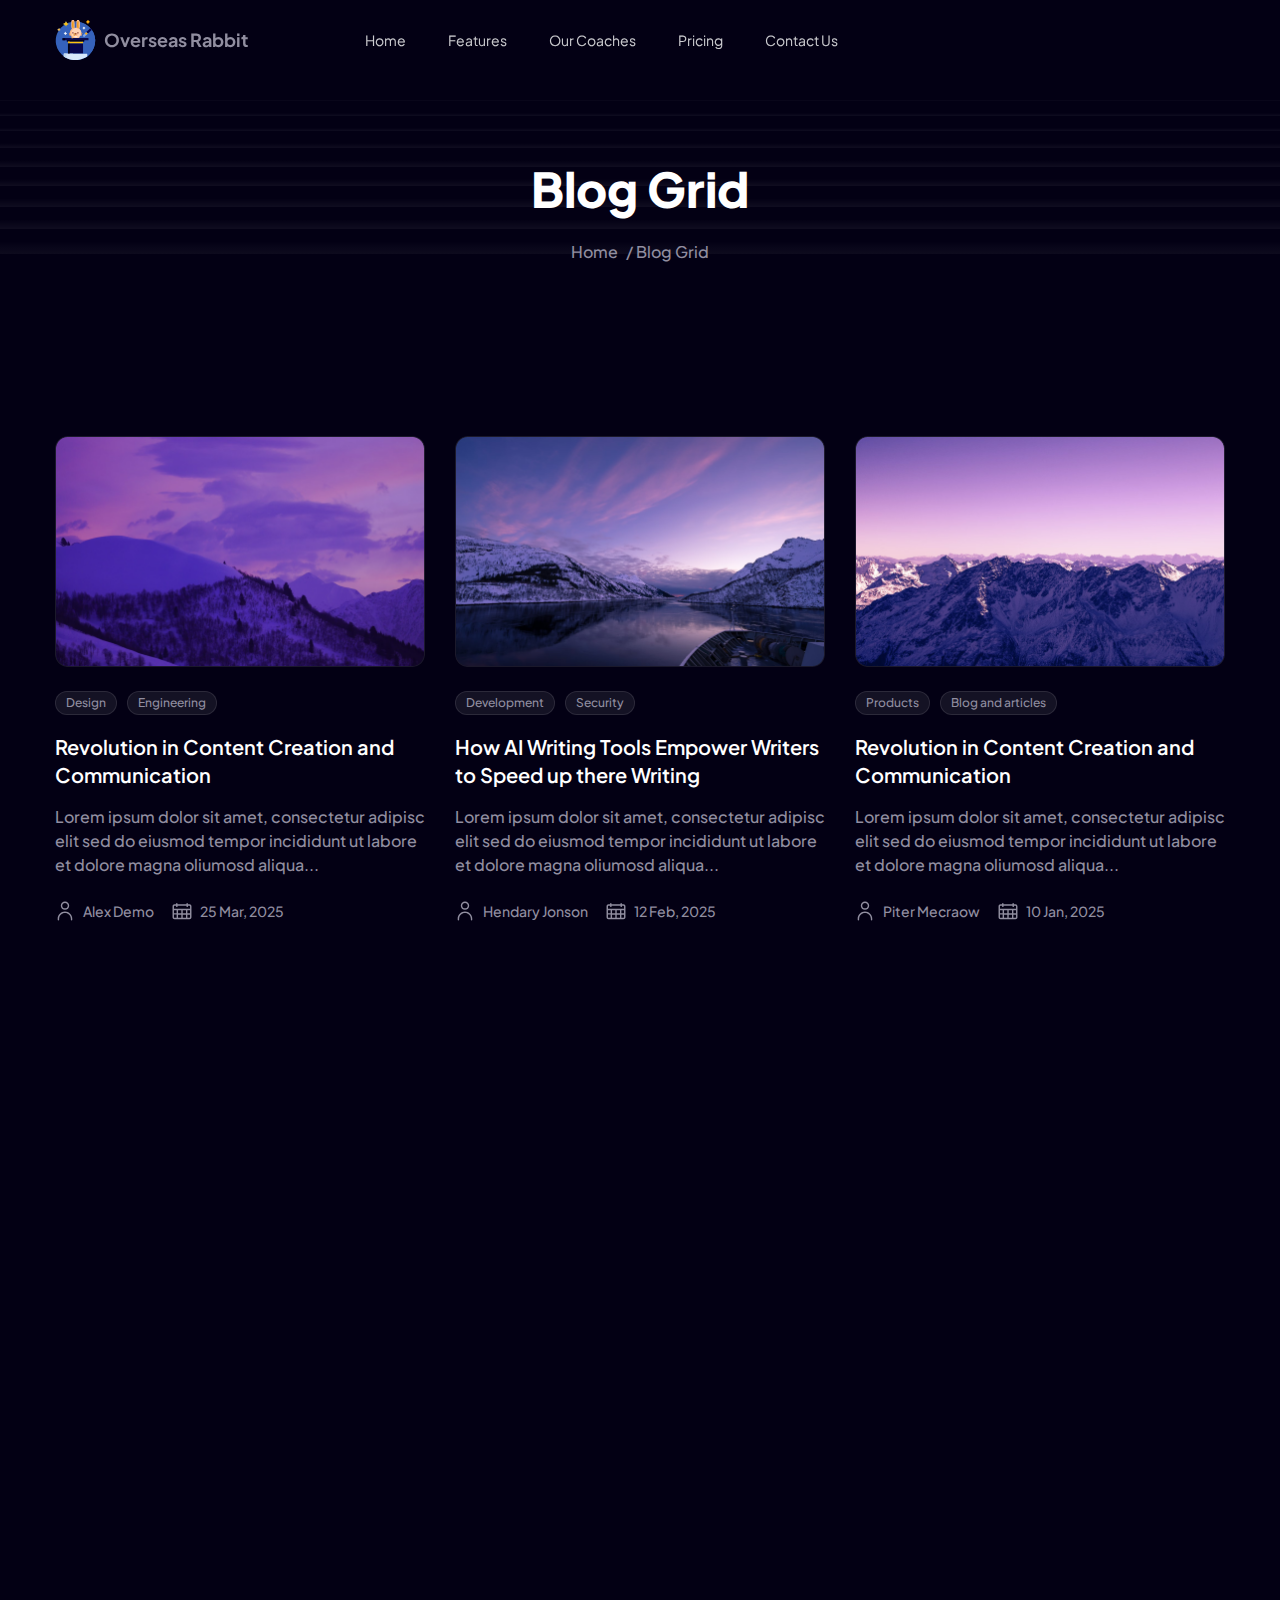
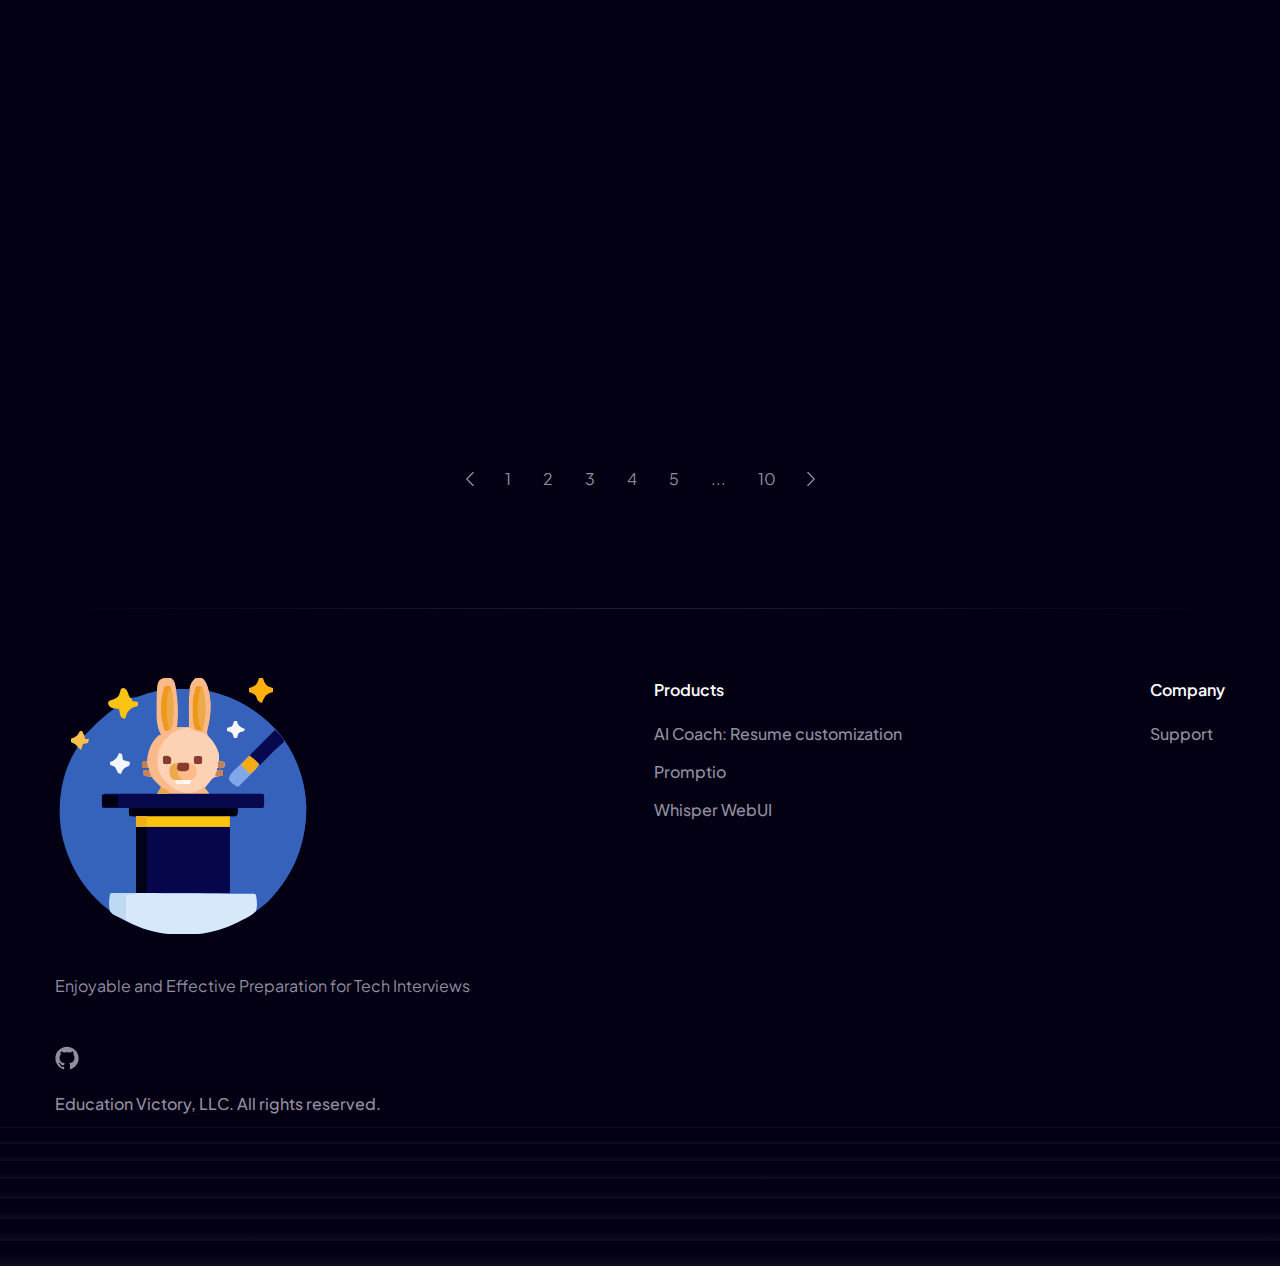
<file: blog-grid.html>
<!DOCTYPE html>
<html lang="en">

<head>
  <meta charset="UTF-8" />
  <meta http-equiv="X-UA-Compatible" content="IE=edge" />
  <meta name="viewport" content="width=device-width, initial-scale=1.0" />
  <title>Blog Grids | AI Tool - Tailwind CSS Template for AI Tools</title>
<link rel="icon" href="favicon.ico"><link href="style.css" rel="stylesheet"></head>

<body x-data="{ page: 'blog-grid', 'loaded': true, 'stickyMenu': false, 'navigationOpen': false, 'scrollTop': false }">
  <!-- ===== Header Start ===== -->
  <header class="fixed left-0 top-0 w-full z-9999 py-7 lg:py-0"
  :class="{ 'bg-dark/70 backdrop-blur-lg shadow !py-4 lg:!py-0 transition duration-100 before:absolute before:w-full before:h-[1px] before:bottom-0 before:left-0 before:features-row-border' : stickyMenu }"
  @scroll.window="stickyMenu = (window.scrollY > 0) ? true : false">
  <div class="max-w-[1170px] mx-auto px-4 sm:px-8 xl:px-0 lg:flex items-center justify-between relative">
    <div class="w-full lg:w-1/4 flex items-center justify-between">
      <a href="https://osjobs.net/en/" class="flex items-center">
          <img src="images/logo.svg" alt="Logo" style="width: 14%; height: auto;" />
      <p class="ml-2 text-lg font-bold">
      Overseas Rabbit
      </p>
      </a>
      <!-- Hamburger Toggle BTN -->
      <button class="lg:hidden block" @click="navigationOpen = !navigationOpen">
        <span class="block relative cursor-pointer w-5.5 h-5.5">
          <span class="du-block absolute right-0 w-full h-full">
            <span
              class="block relative top-0 left-0 bg-white rounded-sm w-0 h-0.5 my-1 ease-in-out duration-200 delay-[0]"
              :class="{ '!w-full delay-300': !navigationOpen }"></span>
            <span
              class="block relative top-0 left-0 bg-white rounded-sm w-0 h-0.5 my-1 ease-in-out duration-200 delay-150"
              :class="{ '!w-full delay-400': !navigationOpen }"></span>
            <span
              class="block relative top-0 left-0 bg-white rounded-sm w-0 h-0.5 my-1 ease-in-out duration-200 delay-200"
              :class="{ '!w-full delay-500': !navigationOpen }"></span>
          </span>
          <span class="du-block absolute right-0 w-full h-full rotate-45">
            <span
              class="block bg-white rounded-sm ease-in-out duration-200 delay-300 absolute left-2.5 top-0 w-0.5 h-full"
              :class="{ '!h-0 delay-[0]': !navigationOpen }"></span>
            <span
              class="block bg-white rounded-sm ease-in-out duration-200 delay-400 absolute left-0 top-2.5 w-full h-0.5"
              :class="{ '!h-0 dealy-200': !navigationOpen }"></span>
          </span>
        </span>
      </button>
      <!-- Hamburger Toggle BTN -->
    </div>

    <div class="w-full lg:w-3/4 h-0 lg:h-auto invisible lg:visible lg:flex items-center justify-between"
      :class="{ '!visible bg-dark shadow-lgrelative !h-auto max-h-[400px] overflow-y-scroll rounded-md mt-4 p-7.5': navigationOpen }">
      <nav>
        <ul class="flex lg:items-center flex-col lg:flex-row gap-5 lg:gap-2">
          <li class="nav__menu lg:py-7" :class="{ 'lg:!py-4' : stickyMenu }">
            <a href="/#home"
              class="relative text-white/80 text-sm py-1.5 px-4 border border-transparent hover:text-white hover:nav-gradient"
              :class="{'!text-white nav-gradient' :page === 'home'}">Home</a>
          </li>
          <li class="nav__menu lg:py-7" :class="{ 'lg:!py-4' : stickyMenu }">
            <a href="/#features"
              class="relative text-white/80 text-sm py-1.5 px-4 border border-transparent hover:text-white hover:nav-gradient">Features</a>
          </li>
          <li class="nav__menu lg:py-7" :class="{ 'lg:!py-4' : stickyMenu }">
            <a href="/#coaches"
              class="relative text-white/80 text-sm py-1.5 px-4 border border-transparent hover:text-white hover:nav-gradient">Our Coaches</a>
          </li>
          <li class="nav__menu lg:py-7" :class="{ 'lg:!py-4' : stickyMenu }">
            <a href="/#pricing"
              class="relative text-white/80 text-sm py-1.5 px-4 border border-transparent hover:text-white hover:nav-gradient">Pricing</a>
          </li>
          <li class="nav__menu lg:py-7" :class="{ 'lg:!py-4' : stickyMenu }">
            <a href="mailto:contact@osjobs.net?subject=Hello"
              class="relative text-white/80 text-sm py-1.5 px-4 border border-transparent hover:text-white hover:nav-gradient">Contact Us</a>
          </li>
        </ul>
      </nav>
    </div>
  </div>
</header>

  <!-- ===== Header End ===== -->

  <main>
    <!-- ===== Breadcrumb Section Start ===== -->
    <section class="relative z-10 pt-30 lg:pt-35 xl:pt-40 pb-18">
      <!-- bg shapes -->
      <div class="absolute top-25 left-0 w-full flex flex-col gap-3 -z-1 opacity-50">
        <div class="w-full h-[1.24px] footer-bg-gradient"></div>
        <div class="w-full h-[2.47px] footer-bg-gradient"></div>
        <div class="w-full h-[3.71px] footer-bg-gradient"></div>
        <div class="w-full h-[4.99px] footer-bg-gradient"></div>
        <div class="w-full h-[6.19px] footer-bg-gradient"></div>
        <div class="w-full h-[7.42px] footer-bg-gradient"></div>
        <div class="w-full h-[8.66px] footer-bg-gradient"></div>
        <div class="w-full h-[9.90px] footer-bg-gradient"></div>
        <div class="w-full h-[13px] footer-bg-gradient"></div>
      </div>
      <div class="absolute bottom-0 left-0 w-full h-24 bg-gradient-to-b from-dark/0 to-dark -z-1">
      </div>

      <div class="text-center px-4">
        <h1 class="font-extrabold text-heading-2 text-white mb-5.5">
          Blog Grid
        </h1>
        <ul class="flex items-center justify-center gap-2">
          <li class="font-medium"><a href="index.html">Home</a></li>
          <li class="font-medium">/ Blog Grid</li>
        </ul>
      </div>
    </section>
    <!-- ===== Breadcrumb Section End ===== -->

    <!-- ===== Blog Grid Start ===== -->
    <section class="pt-20 lg:pt-25 pb-17.5 lg:pb-22.5 xl:pb-27.5">
      <div class="max-w-[1170px] mx-auto px-4 sm:px-8 xl:px-0">
        <div class="grid grid-cols-1 sm:grid-cols-2 lg:grid-cols-3 gap-y-12.5 gap-x-7.5">
          <!-- blog item -->
          <div class="wow fadeInUp group">
            <div class="mb-6 overflow-hidden rounded-xl">
              <img src="images/blog-01.png" alt="image"
                class="ease-linear w-full duration-500 scale-100 group-hover:scale-125" />
            </div>

            <div class="flex flex-wrap gap-2.5 items-center mb-4.5">
              <span
                class="font-medium text-xs hover:text-white cursor-pointer py-[3px] px-2.5 rounded-full bg-white/[0.07] border border-white/10 hover:border-white/25 ease-out duration-300">
                Design
              </span>
              <span
                class="font-medium text-xs hover:text-white cursor-pointer py-[3px] px-2.5 rounded-full bg-white/[0.07] border border-white/10 hover:border-white/25 ease-out duration-300">
                Engineering
              </span>
            </div>

            <h4>
              <a href="blog-single.html" class="text-white font-semibold text-xl ease-in duration-300 hover:opacity-80">
                Revolution in Content Creation and Communication
              </a>
            </h4>
            <p class="font-medium mt-4">
              Lorem ipsum dolor sit amet, consectetur adipisc elit sed do
              eiusmod tempor incididunt ut labore et dolore magna oliumosd
              aliqua...
            </p>

            <div class="flex items-center gap-4.5 flex-wrap mt-6">
              <div class="flex items-center gap-2 flex-wrap cursor-pointer ease-in duration-300 hover:text-white">
                <svg class="fill-current" width="20" height="20" viewBox="0 0 20 20" fill="none"
                  xmlns="http://www.w3.org/2000/svg">
                  <path
                    d="M10 8.75C7.65625 8.75 5.78125 6.90625 5.78125 4.65625C5.78125 2.40625 7.65625 0.5625 10 0.5625C12.3438 0.5625 14.2188 2.40625 14.2188 4.65625C14.2188 6.90625 12.3438 8.75 10 8.75ZM10 1.96875C8.4375 1.96875 7.1875 3.1875 7.1875 4.65625C7.1875 6.125 8.4375 7.34375 10 7.34375C11.5625 7.34375 12.8125 6.125 12.8125 4.65625C12.8125 3.1875 11.5625 1.96875 10 1.96875Z"
                    fill="" />
                  <path
                    d="M16.5938 19.4688C16.2188 19.4688 15.875 19.1562 15.875 18.75V17.8438C15.875 14.5938 13.25 11.9688 10 11.9688C6.75 11.9688 4.125 14.5938 4.125 17.8438V18.75C4.125 19.125 3.8125 19.4688 3.40625 19.4688C3 19.4688 2.6875 19.1562 2.6875 18.75V17.8438C2.6875 13.8125 5.96875 10.5625 9.96875 10.5625C13.9688 10.5625 17.25 13.8437 17.25 17.8438V18.75C17.2813 19.125 16.9688 19.4688 16.5938 19.4688Z"
                    fill="" />
                </svg>

                <span class="text-sm font-medium">Alex Demo</span>
              </div>
              <div class="flex items-center gap-2 flex-wrap cursor-pointer ease-in duration-300 hover:text-white">
                <svg class="fill-current" width="20" height="20" viewBox="0 0 20 20" fill="none"
                  xmlns="http://www.w3.org/2000/svg">
                  <path
                    d="M17.5 3.3125H15.875V2.625C15.875 2.25 15.5625 1.90625 15.1562 1.90625C14.75 1.90625 14.4375 2.21875 14.4375 2.625V3.3125H5.53125V2.625C5.53125 2.25 5.21875 1.90625 4.8125 1.90625C4.40625 1.90625 4.09375 2.21875 4.09375 2.625V3.3125H2.5C1.4375 3.3125 0.53125 4.1875 0.53125 5.28125V16.1563C0.53125 17.2188 1.40625 18.125 2.5 18.125H17.5C18.5625 18.125 19.4687 17.25 19.4687 16.1563V5.25C19.4687 4.1875 18.5625 3.3125 17.5 3.3125ZM1.96875 9.125H4.625V12.2188H1.96875V9.125ZM6.03125 9.125H9.3125V12.2188H6.03125V9.125ZM9.3125 13.625V16.6875H6.03125V13.625H9.3125ZM10.7187 13.625H14V16.6875H10.7187V13.625ZM10.7187 12.2188V9.125H14V12.2188H10.7187ZM15.375 9.125H18.0312V12.2188H15.375V9.125ZM2.5 4.71875H4.125V5.375C4.125 5.75 4.4375 6.09375 4.84375 6.09375C5.25 6.09375 5.5625 5.78125 5.5625 5.375V4.71875H14.5V5.375C14.5 5.75 14.8125 6.09375 15.2187 6.09375C15.625 6.09375 15.9375 5.78125 15.9375 5.375V4.71875H17.5C17.8125 4.71875 18.0625 4.96875 18.0625 5.28125V7.71875H1.96875V5.28125C1.96875 4.96875 2.1875 4.71875 2.5 4.71875ZM1.96875 16.125V13.5938H4.625V16.6563H2.5C2.1875 16.6875 1.96875 16.4375 1.96875 16.125ZM17.5 16.6875H15.375V13.625H18.0312V16.1563C18.0625 16.4375 17.8125 16.6875 17.5 16.6875Z"
                    fill="" />
                </svg>

                <span class="text-sm font-medium">25 Mar, 2025</span>
              </div>
            </div>
          </div>

          <!-- blog item -->
          <div class="wow fadeInUp group">
            <div class="mb-6 overflow-hidden rounded-xl">
              <img src="images/blog-02.png" alt="image"
                class="ease-linear w-full duration-500 scale-100 group-hover:scale-125" />
            </div>

            <div class="flex flex-wrap gap-2.5 items-center mb-4.5">
              <span
                class="font-medium text-xs hover:text-white cursor-pointer py-[3px] px-2.5 rounded-full bg-white/[0.07] border border-white/10 hover:border-white/25 ease-out duration-300">
                Development
              </span>
              <span
                class="font-medium text-xs hover:text-white cursor-pointer py-[3px] px-2.5 rounded-full bg-white/[0.07] border border-white/10 hover:border-white/25 ease-out duration-300">
                Security
              </span>
            </div>

            <h4>
              <a href="blog-single.html" class="text-white font-semibold text-xl ease-in duration-300 hover:opacity-80">
                How AI Writing Tools Empower Writers to Speed up there Writing
              </a>
            </h4>
            <p class="font-medium mt-4">
              Lorem ipsum dolor sit amet, consectetur adipisc elit sed do
              eiusmod tempor incididunt ut labore et dolore magna oliumosd
              aliqua...
            </p>

            <div class="flex items-center gap-4.5 flex-wrap mt-6">
              <div class="flex items-center gap-2 flex-wrap cursor-pointer ease-in duration-300 hover:text-white">
                <svg class="fill-current" width="20" height="20" viewBox="0 0 20 20" fill="none"
                  xmlns="http://www.w3.org/2000/svg">
                  <path
                    d="M10 8.75C7.65625 8.75 5.78125 6.90625 5.78125 4.65625C5.78125 2.40625 7.65625 0.5625 10 0.5625C12.3438 0.5625 14.2188 2.40625 14.2188 4.65625C14.2188 6.90625 12.3438 8.75 10 8.75ZM10 1.96875C8.4375 1.96875 7.1875 3.1875 7.1875 4.65625C7.1875 6.125 8.4375 7.34375 10 7.34375C11.5625 7.34375 12.8125 6.125 12.8125 4.65625C12.8125 3.1875 11.5625 1.96875 10 1.96875Z"
                    fill="" />
                  <path
                    d="M16.5938 19.4688C16.2188 19.4688 15.875 19.1562 15.875 18.75V17.8438C15.875 14.5938 13.25 11.9688 10 11.9688C6.75 11.9688 4.125 14.5938 4.125 17.8438V18.75C4.125 19.125 3.8125 19.4688 3.40625 19.4688C3 19.4688 2.6875 19.1562 2.6875 18.75V17.8438C2.6875 13.8125 5.96875 10.5625 9.96875 10.5625C13.9688 10.5625 17.25 13.8437 17.25 17.8438V18.75C17.2813 19.125 16.9688 19.4688 16.5938 19.4688Z"
                    fill="" />
                </svg>

                <span class="text-sm font-medium">Hendary Jonson</span>
              </div>
              <div class="flex items-center gap-2 flex-wrap cursor-pointer ease-in duration-300 hover:text-white">
                <svg class="fill-current" width="20" height="20" viewBox="0 0 20 20" fill="none"
                  xmlns="http://www.w3.org/2000/svg">
                  <path
                    d="M17.5 3.3125H15.875V2.625C15.875 2.25 15.5625 1.90625 15.1562 1.90625C14.75 1.90625 14.4375 2.21875 14.4375 2.625V3.3125H5.53125V2.625C5.53125 2.25 5.21875 1.90625 4.8125 1.90625C4.40625 1.90625 4.09375 2.21875 4.09375 2.625V3.3125H2.5C1.4375 3.3125 0.53125 4.1875 0.53125 5.28125V16.1563C0.53125 17.2188 1.40625 18.125 2.5 18.125H17.5C18.5625 18.125 19.4687 17.25 19.4687 16.1563V5.25C19.4687 4.1875 18.5625 3.3125 17.5 3.3125ZM1.96875 9.125H4.625V12.2188H1.96875V9.125ZM6.03125 9.125H9.3125V12.2188H6.03125V9.125ZM9.3125 13.625V16.6875H6.03125V13.625H9.3125ZM10.7187 13.625H14V16.6875H10.7187V13.625ZM10.7187 12.2188V9.125H14V12.2188H10.7187ZM15.375 9.125H18.0312V12.2188H15.375V9.125ZM2.5 4.71875H4.125V5.375C4.125 5.75 4.4375 6.09375 4.84375 6.09375C5.25 6.09375 5.5625 5.78125 5.5625 5.375V4.71875H14.5V5.375C14.5 5.75 14.8125 6.09375 15.2187 6.09375C15.625 6.09375 15.9375 5.78125 15.9375 5.375V4.71875H17.5C17.8125 4.71875 18.0625 4.96875 18.0625 5.28125V7.71875H1.96875V5.28125C1.96875 4.96875 2.1875 4.71875 2.5 4.71875ZM1.96875 16.125V13.5938H4.625V16.6563H2.5C2.1875 16.6875 1.96875 16.4375 1.96875 16.125ZM17.5 16.6875H15.375V13.625H18.0312V16.1563C18.0625 16.4375 17.8125 16.6875 17.5 16.6875Z"
                    fill="" />
                </svg>

                <span class="text-sm font-medium">12 Feb, 2025</span>
              </div>
            </div>
          </div>

          <!-- blog item -->
          <div class="wow fadeInUp group">
            <div class="mb-6 overflow-hidden rounded-xl">
              <img src="images/blog-03.png" alt="image"
                class="ease-linear w-full duration-500 scale-100 group-hover:scale-125" />
            </div>

            <div class="flex flex-wrap gap-2.5 items-center mb-4.5">
              <span
                class="font-medium text-xs hover:text-white cursor-pointer py-[3px] px-2.5 rounded-full bg-white/[0.07] border border-white/10 hover:border-white/25 ease-out duration-300">
                Products
              </span>
              <span
                class="font-medium text-xs hover:text-white cursor-pointer py-[3px] px-2.5 rounded-full bg-white/[0.07] border border-white/10 hover:border-white/25 ease-out duration-300">
                Blog and articles
              </span>
            </div>

            <h4>
              <a href="blog-single.html" class="text-white font-semibold text-xl ease-in duration-300 hover:opacity-80">
                Revolution in Content Creation and Communication
              </a>
            </h4>
            <p class="font-medium mt-4">
              Lorem ipsum dolor sit amet, consectetur adipisc elit sed do
              eiusmod tempor incididunt ut labore et dolore magna oliumosd
              aliqua...
            </p>

            <div class="flex items-center gap-4.5 flex-wrap mt-6">
              <div class="flex items-center gap-2 flex-wrap cursor-pointer ease-in duration-300 hover:text-white">
                <svg class="fill-current" width="20" height="20" viewBox="0 0 20 20" fill="none"
                  xmlns="http://www.w3.org/2000/svg">
                  <path
                    d="M10 8.75C7.65625 8.75 5.78125 6.90625 5.78125 4.65625C5.78125 2.40625 7.65625 0.5625 10 0.5625C12.3438 0.5625 14.2188 2.40625 14.2188 4.65625C14.2188 6.90625 12.3438 8.75 10 8.75ZM10 1.96875C8.4375 1.96875 7.1875 3.1875 7.1875 4.65625C7.1875 6.125 8.4375 7.34375 10 7.34375C11.5625 7.34375 12.8125 6.125 12.8125 4.65625C12.8125 3.1875 11.5625 1.96875 10 1.96875Z"
                    fill="" />
                  <path
                    d="M16.5938 19.4688C16.2188 19.4688 15.875 19.1562 15.875 18.75V17.8438C15.875 14.5938 13.25 11.9688 10 11.9688C6.75 11.9688 4.125 14.5938 4.125 17.8438V18.75C4.125 19.125 3.8125 19.4688 3.40625 19.4688C3 19.4688 2.6875 19.1562 2.6875 18.75V17.8438C2.6875 13.8125 5.96875 10.5625 9.96875 10.5625C13.9688 10.5625 17.25 13.8437 17.25 17.8438V18.75C17.2813 19.125 16.9688 19.4688 16.5938 19.4688Z"
                    fill="" />
                </svg>

                <span class="text-sm font-medium">Piter Mecraow</span>
              </div>
              <div class="flex items-center gap-2 flex-wrap cursor-pointer ease-in duration-300 hover:text-white">
                <svg class="fill-current" width="20" height="20" viewBox="0 0 20 20" fill="none"
                  xmlns="http://www.w3.org/2000/svg">
                  <path
                    d="M17.5 3.3125H15.875V2.625C15.875 2.25 15.5625 1.90625 15.1562 1.90625C14.75 1.90625 14.4375 2.21875 14.4375 2.625V3.3125H5.53125V2.625C5.53125 2.25 5.21875 1.90625 4.8125 1.90625C4.40625 1.90625 4.09375 2.21875 4.09375 2.625V3.3125H2.5C1.4375 3.3125 0.53125 4.1875 0.53125 5.28125V16.1563C0.53125 17.2188 1.40625 18.125 2.5 18.125H17.5C18.5625 18.125 19.4687 17.25 19.4687 16.1563V5.25C19.4687 4.1875 18.5625 3.3125 17.5 3.3125ZM1.96875 9.125H4.625V12.2188H1.96875V9.125ZM6.03125 9.125H9.3125V12.2188H6.03125V9.125ZM9.3125 13.625V16.6875H6.03125V13.625H9.3125ZM10.7187 13.625H14V16.6875H10.7187V13.625ZM10.7187 12.2188V9.125H14V12.2188H10.7187ZM15.375 9.125H18.0312V12.2188H15.375V9.125ZM2.5 4.71875H4.125V5.375C4.125 5.75 4.4375 6.09375 4.84375 6.09375C5.25 6.09375 5.5625 5.78125 5.5625 5.375V4.71875H14.5V5.375C14.5 5.75 14.8125 6.09375 15.2187 6.09375C15.625 6.09375 15.9375 5.78125 15.9375 5.375V4.71875H17.5C17.8125 4.71875 18.0625 4.96875 18.0625 5.28125V7.71875H1.96875V5.28125C1.96875 4.96875 2.1875 4.71875 2.5 4.71875ZM1.96875 16.125V13.5938H4.625V16.6563H2.5C2.1875 16.6875 1.96875 16.4375 1.96875 16.125ZM17.5 16.6875H15.375V13.625H18.0312V16.1563C18.0625 16.4375 17.8125 16.6875 17.5 16.6875Z"
                    fill="" />
                </svg>

                <span class="text-sm font-medium">10 Jan, 2025</span>
              </div>
            </div>
          </div>

          <!-- blog item -->
          <div class="wow fadeInUp group">
            <div class="mb-6 overflow-hidden rounded-xl">
              <img src="images/blog-04.png" alt="image"
                class="ease-linear w-full duration-500 scale-100 group-hover:scale-125" />
            </div>

            <div class="flex flex-wrap gap-2.5 items-center mb-4.5">
              <span
                class="font-medium text-xs hover:text-white cursor-pointer py-[3px] px-2.5 rounded-full bg-white/[0.07] border border-white/10 hover:border-white/25 ease-out duration-300">
                Design
              </span>
              <span
                class="font-medium text-xs hover:text-white cursor-pointer py-[3px] px-2.5 rounded-full bg-white/[0.07] border border-white/10 hover:border-white/25 ease-out duration-300">
                Engineering
              </span>
            </div>

            <h4>
              <a href="blog-single.html" class="text-white font-semibold text-xl ease-in duration-300 hover:opacity-80">
                Revolution in Content Creation and Communication
              </a>
            </h4>
            <p class="font-medium mt-4">
              Lorem ipsum dolor sit amet, consectetur adipisc elit sed do
              eiusmod tempor incididunt ut labore et dolore magna oliumosd
              aliqua...
            </p>

            <div class="flex items-center gap-4.5 flex-wrap mt-6">
              <div class="flex items-center gap-2 flex-wrap cursor-pointer ease-in duration-300 hover:text-white">
                <svg class="fill-current" width="20" height="20" viewBox="0 0 20 20" fill="none"
                  xmlns="http://www.w3.org/2000/svg">
                  <path
                    d="M10 8.75C7.65625 8.75 5.78125 6.90625 5.78125 4.65625C5.78125 2.40625 7.65625 0.5625 10 0.5625C12.3438 0.5625 14.2188 2.40625 14.2188 4.65625C14.2188 6.90625 12.3438 8.75 10 8.75ZM10 1.96875C8.4375 1.96875 7.1875 3.1875 7.1875 4.65625C7.1875 6.125 8.4375 7.34375 10 7.34375C11.5625 7.34375 12.8125 6.125 12.8125 4.65625C12.8125 3.1875 11.5625 1.96875 10 1.96875Z"
                    fill="" />
                  <path
                    d="M16.5938 19.4688C16.2188 19.4688 15.875 19.1562 15.875 18.75V17.8438C15.875 14.5938 13.25 11.9688 10 11.9688C6.75 11.9688 4.125 14.5938 4.125 17.8438V18.75C4.125 19.125 3.8125 19.4688 3.40625 19.4688C3 19.4688 2.6875 19.1562 2.6875 18.75V17.8438C2.6875 13.8125 5.96875 10.5625 9.96875 10.5625C13.9688 10.5625 17.25 13.8437 17.25 17.8438V18.75C17.2813 19.125 16.9688 19.4688 16.5938 19.4688Z"
                    fill="" />
                </svg>

                <span class="text-sm font-medium">Alex Demo</span>
              </div>
              <div class="flex items-center gap-2 flex-wrap cursor-pointer ease-in duration-300 hover:text-white">
                <svg class="fill-current" width="20" height="20" viewBox="0 0 20 20" fill="none"
                  xmlns="http://www.w3.org/2000/svg">
                  <path
                    d="M17.5 3.3125H15.875V2.625C15.875 2.25 15.5625 1.90625 15.1562 1.90625C14.75 1.90625 14.4375 2.21875 14.4375 2.625V3.3125H5.53125V2.625C5.53125 2.25 5.21875 1.90625 4.8125 1.90625C4.40625 1.90625 4.09375 2.21875 4.09375 2.625V3.3125H2.5C1.4375 3.3125 0.53125 4.1875 0.53125 5.28125V16.1563C0.53125 17.2188 1.40625 18.125 2.5 18.125H17.5C18.5625 18.125 19.4687 17.25 19.4687 16.1563V5.25C19.4687 4.1875 18.5625 3.3125 17.5 3.3125ZM1.96875 9.125H4.625V12.2188H1.96875V9.125ZM6.03125 9.125H9.3125V12.2188H6.03125V9.125ZM9.3125 13.625V16.6875H6.03125V13.625H9.3125ZM10.7187 13.625H14V16.6875H10.7187V13.625ZM10.7187 12.2188V9.125H14V12.2188H10.7187ZM15.375 9.125H18.0312V12.2188H15.375V9.125ZM2.5 4.71875H4.125V5.375C4.125 5.75 4.4375 6.09375 4.84375 6.09375C5.25 6.09375 5.5625 5.78125 5.5625 5.375V4.71875H14.5V5.375C14.5 5.75 14.8125 6.09375 15.2187 6.09375C15.625 6.09375 15.9375 5.78125 15.9375 5.375V4.71875H17.5C17.8125 4.71875 18.0625 4.96875 18.0625 5.28125V7.71875H1.96875V5.28125C1.96875 4.96875 2.1875 4.71875 2.5 4.71875ZM1.96875 16.125V13.5938H4.625V16.6563H2.5C2.1875 16.6875 1.96875 16.4375 1.96875 16.125ZM17.5 16.6875H15.375V13.625H18.0312V16.1563C18.0625 16.4375 17.8125 16.6875 17.5 16.6875Z"
                    fill="" />
                </svg>

                <span class="text-sm font-medium">25 Mar, 2025</span>
              </div>
            </div>
          </div>

          <!-- blog item -->
          <div class="wow fadeInUp group">
            <div class="mb-6 overflow-hidden rounded-xl">
              <img src="images/blog-05.png" alt="image"
                class="ease-linear w-full duration-500 scale-100 group-hover:scale-125" />
            </div>

            <div class="flex flex-wrap gap-2.5 items-center mb-4.5">
              <span
                class="font-medium text-xs hover:text-white cursor-pointer py-[3px] px-2.5 rounded-full bg-white/[0.07] border border-white/10 hover:border-white/25 ease-out duration-300">
                Development
              </span>
              <span
                class="font-medium text-xs hover:text-white cursor-pointer py-[3px] px-2.5 rounded-full bg-white/[0.07] border border-white/10 hover:border-white/25 ease-out duration-300">
                Security
              </span>
            </div>

            <h4>
              <a href="blog-single.html" class="text-white font-semibold text-xl ease-in duration-300 hover:opacity-80">
                How AI Writing Tools Empower Writers to Speed up there Writing
              </a>
            </h4>
            <p class="font-medium mt-4">
              Lorem ipsum dolor sit amet, consectetur adipisc elit sed do
              eiusmod tempor incididunt ut labore et dolore magna oliumosd
              aliqua...
            </p>

            <div class="flex items-center gap-4.5 flex-wrap mt-6">
              <div class="flex items-center gap-2 flex-wrap cursor-pointer ease-in duration-300 hover:text-white">
                <svg class="fill-current" width="20" height="20" viewBox="0 0 20 20" fill="none"
                  xmlns="http://www.w3.org/2000/svg">
                  <path
                    d="M10 8.75C7.65625 8.75 5.78125 6.90625 5.78125 4.65625C5.78125 2.40625 7.65625 0.5625 10 0.5625C12.3438 0.5625 14.2188 2.40625 14.2188 4.65625C14.2188 6.90625 12.3438 8.75 10 8.75ZM10 1.96875C8.4375 1.96875 7.1875 3.1875 7.1875 4.65625C7.1875 6.125 8.4375 7.34375 10 7.34375C11.5625 7.34375 12.8125 6.125 12.8125 4.65625C12.8125 3.1875 11.5625 1.96875 10 1.96875Z"
                    fill="" />
                  <path
                    d="M16.5938 19.4688C16.2188 19.4688 15.875 19.1562 15.875 18.75V17.8438C15.875 14.5938 13.25 11.9688 10 11.9688C6.75 11.9688 4.125 14.5938 4.125 17.8438V18.75C4.125 19.125 3.8125 19.4688 3.40625 19.4688C3 19.4688 2.6875 19.1562 2.6875 18.75V17.8438C2.6875 13.8125 5.96875 10.5625 9.96875 10.5625C13.9688 10.5625 17.25 13.8437 17.25 17.8438V18.75C17.2813 19.125 16.9688 19.4688 16.5938 19.4688Z"
                    fill="" />
                </svg>

                <span class="text-sm font-medium">Hendary Jonson</span>
              </div>
              <div class="flex items-center gap-2 flex-wrap cursor-pointer ease-in duration-300 hover:text-white">
                <svg class="fill-current" width="20" height="20" viewBox="0 0 20 20" fill="none"
                  xmlns="http://www.w3.org/2000/svg">
                  <path
                    d="M17.5 3.3125H15.875V2.625C15.875 2.25 15.5625 1.90625 15.1562 1.90625C14.75 1.90625 14.4375 2.21875 14.4375 2.625V3.3125H5.53125V2.625C5.53125 2.25 5.21875 1.90625 4.8125 1.90625C4.40625 1.90625 4.09375 2.21875 4.09375 2.625V3.3125H2.5C1.4375 3.3125 0.53125 4.1875 0.53125 5.28125V16.1563C0.53125 17.2188 1.40625 18.125 2.5 18.125H17.5C18.5625 18.125 19.4687 17.25 19.4687 16.1563V5.25C19.4687 4.1875 18.5625 3.3125 17.5 3.3125ZM1.96875 9.125H4.625V12.2188H1.96875V9.125ZM6.03125 9.125H9.3125V12.2188H6.03125V9.125ZM9.3125 13.625V16.6875H6.03125V13.625H9.3125ZM10.7187 13.625H14V16.6875H10.7187V13.625ZM10.7187 12.2188V9.125H14V12.2188H10.7187ZM15.375 9.125H18.0312V12.2188H15.375V9.125ZM2.5 4.71875H4.125V5.375C4.125 5.75 4.4375 6.09375 4.84375 6.09375C5.25 6.09375 5.5625 5.78125 5.5625 5.375V4.71875H14.5V5.375C14.5 5.75 14.8125 6.09375 15.2187 6.09375C15.625 6.09375 15.9375 5.78125 15.9375 5.375V4.71875H17.5C17.8125 4.71875 18.0625 4.96875 18.0625 5.28125V7.71875H1.96875V5.28125C1.96875 4.96875 2.1875 4.71875 2.5 4.71875ZM1.96875 16.125V13.5938H4.625V16.6563H2.5C2.1875 16.6875 1.96875 16.4375 1.96875 16.125ZM17.5 16.6875H15.375V13.625H18.0312V16.1563C18.0625 16.4375 17.8125 16.6875 17.5 16.6875Z"
                    fill="" />
                </svg>

                <span class="text-sm font-medium">12 Feb, 2025</span>
              </div>
            </div>
          </div>

          <!-- blog item -->
          <div class="wow fadeInUp group">
            <div class="mb-6 overflow-hidden rounded-xl">
              <img src="images/blog-06.png" alt="image"
                class="ease-linear w-full duration-500 scale-100 group-hover:scale-125" />
            </div>

            <div class="flex flex-wrap gap-2.5 items-center mb-4.5">
              <span
                class="font-medium text-xs hover:text-white cursor-pointer py-[3px] px-2.5 rounded-full bg-white/[0.07] border border-white/10 hover:border-white/25 ease-out duration-300">
                Products
              </span>
              <span
                class="font-medium text-xs hover:text-white cursor-pointer py-[3px] px-2.5 rounded-full bg-white/[0.07] border border-white/10 hover:border-white/25 ease-out duration-300">
                Blog and articles
              </span>
            </div>

            <h4>
              <a href="blog-single.html" class="text-white font-semibold text-xl ease-in duration-300 hover:opacity-80">
                Revolution in Content Creation and Communication
              </a>
            </h4>
            <p class="font-medium mt-4">
              Lorem ipsum dolor sit amet, consectetur adipisc elit sed do
              eiusmod tempor incididunt ut labore et dolore magna oliumosd
              aliqua...
            </p>

            <div class="flex items-center gap-4.5 flex-wrap mt-6">
              <div class="flex items-center gap-2 flex-wrap cursor-pointer ease-in duration-300 hover:text-white">
                <svg class="fill-current" width="20" height="20" viewBox="0 0 20 20" fill="none"
                  xmlns="http://www.w3.org/2000/svg">
                  <path
                    d="M10 8.75C7.65625 8.75 5.78125 6.90625 5.78125 4.65625C5.78125 2.40625 7.65625 0.5625 10 0.5625C12.3438 0.5625 14.2188 2.40625 14.2188 4.65625C14.2188 6.90625 12.3438 8.75 10 8.75ZM10 1.96875C8.4375 1.96875 7.1875 3.1875 7.1875 4.65625C7.1875 6.125 8.4375 7.34375 10 7.34375C11.5625 7.34375 12.8125 6.125 12.8125 4.65625C12.8125 3.1875 11.5625 1.96875 10 1.96875Z"
                    fill="" />
                  <path
                    d="M16.5938 19.4688C16.2188 19.4688 15.875 19.1562 15.875 18.75V17.8438C15.875 14.5938 13.25 11.9688 10 11.9688C6.75 11.9688 4.125 14.5938 4.125 17.8438V18.75C4.125 19.125 3.8125 19.4688 3.40625 19.4688C3 19.4688 2.6875 19.1562 2.6875 18.75V17.8438C2.6875 13.8125 5.96875 10.5625 9.96875 10.5625C13.9688 10.5625 17.25 13.8437 17.25 17.8438V18.75C17.2813 19.125 16.9688 19.4688 16.5938 19.4688Z"
                    fill="" />
                </svg>

                <span class="text-sm font-medium">Piter Mecraow</span>
              </div>
              <div class="flex items-center gap-2 flex-wrap cursor-pointer ease-in duration-300 hover:text-white">
                <svg class="fill-current" width="20" height="20" viewBox="0 0 20 20" fill="none"
                  xmlns="http://www.w3.org/2000/svg">
                  <path
                    d="M17.5 3.3125H15.875V2.625C15.875 2.25 15.5625 1.90625 15.1562 1.90625C14.75 1.90625 14.4375 2.21875 14.4375 2.625V3.3125H5.53125V2.625C5.53125 2.25 5.21875 1.90625 4.8125 1.90625C4.40625 1.90625 4.09375 2.21875 4.09375 2.625V3.3125H2.5C1.4375 3.3125 0.53125 4.1875 0.53125 5.28125V16.1563C0.53125 17.2188 1.40625 18.125 2.5 18.125H17.5C18.5625 18.125 19.4687 17.25 19.4687 16.1563V5.25C19.4687 4.1875 18.5625 3.3125 17.5 3.3125ZM1.96875 9.125H4.625V12.2188H1.96875V9.125ZM6.03125 9.125H9.3125V12.2188H6.03125V9.125ZM9.3125 13.625V16.6875H6.03125V13.625H9.3125ZM10.7187 13.625H14V16.6875H10.7187V13.625ZM10.7187 12.2188V9.125H14V12.2188H10.7187ZM15.375 9.125H18.0312V12.2188H15.375V9.125ZM2.5 4.71875H4.125V5.375C4.125 5.75 4.4375 6.09375 4.84375 6.09375C5.25 6.09375 5.5625 5.78125 5.5625 5.375V4.71875H14.5V5.375C14.5 5.75 14.8125 6.09375 15.2187 6.09375C15.625 6.09375 15.9375 5.78125 15.9375 5.375V4.71875H17.5C17.8125 4.71875 18.0625 4.96875 18.0625 5.28125V7.71875H1.96875V5.28125C1.96875 4.96875 2.1875 4.71875 2.5 4.71875ZM1.96875 16.125V13.5938H4.625V16.6563H2.5C2.1875 16.6875 1.96875 16.4375 1.96875 16.125ZM17.5 16.6875H15.375V13.625H18.0312V16.1563C18.0625 16.4375 17.8125 16.6875 17.5 16.6875Z"
                    fill="" />
                </svg>

                <span class="text-sm font-medium">10 Jan, 2025</span>
              </div>
            </div>
          </div>

          <!-- blog item -->
          <div class="wow fadeInUp group">
            <div class="mb-6 overflow-hidden rounded-xl">
              <img src="images/blog-07.png" alt="image"
                class="ease-linear w-full duration-500 scale-100 group-hover:scale-125" />
            </div>

            <div class="flex flex-wrap gap-2.5 items-center mb-4.5">
              <span
                class="font-medium text-xs hover:text-white cursor-pointer py-[3px] px-2.5 rounded-full bg-white/[0.07] border border-white/10 hover:border-white/25 ease-out duration-300">
                Design
              </span>
              <span
                class="font-medium text-xs hover:text-white cursor-pointer py-[3px] px-2.5 rounded-full bg-white/[0.07] border border-white/10 hover:border-white/25 ease-out duration-300">
                Engineering
              </span>
            </div>

            <h4>
              <a href="blog-single.html" class="text-white font-semibold text-xl ease-in duration-300 hover:opacity-80">
                Revolution in Content Creation and Communication
              </a>
            </h4>
            <p class="font-medium mt-4">
              Lorem ipsum dolor sit amet, consectetur adipisc elit sed do
              eiusmod tempor incididunt ut labore et dolore magna oliumosd
              aliqua...
            </p>

            <div class="flex items-center gap-4.5 flex-wrap mt-6">
              <div class="flex items-center gap-2 flex-wrap cursor-pointer ease-in duration-300 hover:text-white">
                <svg class="fill-current" width="20" height="20" viewBox="0 0 20 20" fill="none"
                  xmlns="http://www.w3.org/2000/svg">
                  <path
                    d="M10 8.75C7.65625 8.75 5.78125 6.90625 5.78125 4.65625C5.78125 2.40625 7.65625 0.5625 10 0.5625C12.3438 0.5625 14.2188 2.40625 14.2188 4.65625C14.2188 6.90625 12.3438 8.75 10 8.75ZM10 1.96875C8.4375 1.96875 7.1875 3.1875 7.1875 4.65625C7.1875 6.125 8.4375 7.34375 10 7.34375C11.5625 7.34375 12.8125 6.125 12.8125 4.65625C12.8125 3.1875 11.5625 1.96875 10 1.96875Z"
                    fill="" />
                  <path
                    d="M16.5938 19.4688C16.2188 19.4688 15.875 19.1562 15.875 18.75V17.8438C15.875 14.5938 13.25 11.9688 10 11.9688C6.75 11.9688 4.125 14.5938 4.125 17.8438V18.75C4.125 19.125 3.8125 19.4688 3.40625 19.4688C3 19.4688 2.6875 19.1562 2.6875 18.75V17.8438C2.6875 13.8125 5.96875 10.5625 9.96875 10.5625C13.9688 10.5625 17.25 13.8437 17.25 17.8438V18.75C17.2813 19.125 16.9688 19.4688 16.5938 19.4688Z"
                    fill="" />
                </svg>

                <span class="text-sm font-medium">Alex Demo</span>
              </div>
              <div class="flex items-center gap-2 flex-wrap cursor-pointer ease-in duration-300 hover:text-white">
                <svg class="fill-current" width="20" height="20" viewBox="0 0 20 20" fill="none"
                  xmlns="http://www.w3.org/2000/svg">
                  <path
                    d="M17.5 3.3125H15.875V2.625C15.875 2.25 15.5625 1.90625 15.1562 1.90625C14.75 1.90625 14.4375 2.21875 14.4375 2.625V3.3125H5.53125V2.625C5.53125 2.25 5.21875 1.90625 4.8125 1.90625C4.40625 1.90625 4.09375 2.21875 4.09375 2.625V3.3125H2.5C1.4375 3.3125 0.53125 4.1875 0.53125 5.28125V16.1563C0.53125 17.2188 1.40625 18.125 2.5 18.125H17.5C18.5625 18.125 19.4687 17.25 19.4687 16.1563V5.25C19.4687 4.1875 18.5625 3.3125 17.5 3.3125ZM1.96875 9.125H4.625V12.2188H1.96875V9.125ZM6.03125 9.125H9.3125V12.2188H6.03125V9.125ZM9.3125 13.625V16.6875H6.03125V13.625H9.3125ZM10.7187 13.625H14V16.6875H10.7187V13.625ZM10.7187 12.2188V9.125H14V12.2188H10.7187ZM15.375 9.125H18.0312V12.2188H15.375V9.125ZM2.5 4.71875H4.125V5.375C4.125 5.75 4.4375 6.09375 4.84375 6.09375C5.25 6.09375 5.5625 5.78125 5.5625 5.375V4.71875H14.5V5.375C14.5 5.75 14.8125 6.09375 15.2187 6.09375C15.625 6.09375 15.9375 5.78125 15.9375 5.375V4.71875H17.5C17.8125 4.71875 18.0625 4.96875 18.0625 5.28125V7.71875H1.96875V5.28125C1.96875 4.96875 2.1875 4.71875 2.5 4.71875ZM1.96875 16.125V13.5938H4.625V16.6563H2.5C2.1875 16.6875 1.96875 16.4375 1.96875 16.125ZM17.5 16.6875H15.375V13.625H18.0312V16.1563C18.0625 16.4375 17.8125 16.6875 17.5 16.6875Z"
                    fill="" />
                </svg>

                <span class="text-sm font-medium">25 Mar, 2025</span>
              </div>
            </div>
          </div>

          <!-- blog item -->
          <div class="wow fadeInUp group">
            <div class="mb-6 overflow-hidden rounded-xl">
              <img src="images/blog-08.png" alt="image"
                class="ease-linear w-full duration-500 scale-100 group-hover:scale-125" />
            </div>

            <div class="flex flex-wrap gap-2.5 items-center mb-4.5">
              <span
                class="font-medium text-xs hover:text-white cursor-pointer py-[3px] px-2.5 rounded-full bg-white/[0.07] border border-white/10 hover:border-white/25 ease-out duration-300">
                Development
              </span>
              <span
                class="font-medium text-xs hover:text-white cursor-pointer py-[3px] px-2.5 rounded-full bg-white/[0.07] border border-white/10 hover:border-white/25 ease-out duration-300">
                Security
              </span>
            </div>

            <h4>
              <a href="blog-single.html" class="text-white font-semibold text-xl ease-in duration-300 hover:opacity-80">
                How AI Writing Tools Empower Writers to Speed up there Writing
              </a>
            </h4>
            <p class="font-medium mt-4">
              Lorem ipsum dolor sit amet, consectetur adipisc elit sed do
              eiusmod tempor incididunt ut labore et dolore magna oliumosd
              aliqua...
            </p>

            <div class="flex items-center gap-4.5 flex-wrap mt-6">
              <div class="flex items-center gap-2 flex-wrap cursor-pointer ease-in duration-300 hover:text-white">
                <svg class="fill-current" width="20" height="20" viewBox="0 0 20 20" fill="none"
                  xmlns="http://www.w3.org/2000/svg">
                  <path
                    d="M10 8.75C7.65625 8.75 5.78125 6.90625 5.78125 4.65625C5.78125 2.40625 7.65625 0.5625 10 0.5625C12.3438 0.5625 14.2188 2.40625 14.2188 4.65625C14.2188 6.90625 12.3438 8.75 10 8.75ZM10 1.96875C8.4375 1.96875 7.1875 3.1875 7.1875 4.65625C7.1875 6.125 8.4375 7.34375 10 7.34375C11.5625 7.34375 12.8125 6.125 12.8125 4.65625C12.8125 3.1875 11.5625 1.96875 10 1.96875Z"
                    fill="" />
                  <path
                    d="M16.5938 19.4688C16.2188 19.4688 15.875 19.1562 15.875 18.75V17.8438C15.875 14.5938 13.25 11.9688 10 11.9688C6.75 11.9688 4.125 14.5938 4.125 17.8438V18.75C4.125 19.125 3.8125 19.4688 3.40625 19.4688C3 19.4688 2.6875 19.1562 2.6875 18.75V17.8438C2.6875 13.8125 5.96875 10.5625 9.96875 10.5625C13.9688 10.5625 17.25 13.8437 17.25 17.8438V18.75C17.2813 19.125 16.9688 19.4688 16.5938 19.4688Z"
                    fill="" />
                </svg>

                <span class="text-sm font-medium">Hendary Jonson</span>
              </div>
              <div class="flex items-center gap-2 flex-wrap cursor-pointer ease-in duration-300 hover:text-white">
                <svg class="fill-current" width="20" height="20" viewBox="0 0 20 20" fill="none"
                  xmlns="http://www.w3.org/2000/svg">
                  <path
                    d="M17.5 3.3125H15.875V2.625C15.875 2.25 15.5625 1.90625 15.1562 1.90625C14.75 1.90625 14.4375 2.21875 14.4375 2.625V3.3125H5.53125V2.625C5.53125 2.25 5.21875 1.90625 4.8125 1.90625C4.40625 1.90625 4.09375 2.21875 4.09375 2.625V3.3125H2.5C1.4375 3.3125 0.53125 4.1875 0.53125 5.28125V16.1563C0.53125 17.2188 1.40625 18.125 2.5 18.125H17.5C18.5625 18.125 19.4687 17.25 19.4687 16.1563V5.25C19.4687 4.1875 18.5625 3.3125 17.5 3.3125ZM1.96875 9.125H4.625V12.2188H1.96875V9.125ZM6.03125 9.125H9.3125V12.2188H6.03125V9.125ZM9.3125 13.625V16.6875H6.03125V13.625H9.3125ZM10.7187 13.625H14V16.6875H10.7187V13.625ZM10.7187 12.2188V9.125H14V12.2188H10.7187ZM15.375 9.125H18.0312V12.2188H15.375V9.125ZM2.5 4.71875H4.125V5.375C4.125 5.75 4.4375 6.09375 4.84375 6.09375C5.25 6.09375 5.5625 5.78125 5.5625 5.375V4.71875H14.5V5.375C14.5 5.75 14.8125 6.09375 15.2187 6.09375C15.625 6.09375 15.9375 5.78125 15.9375 5.375V4.71875H17.5C17.8125 4.71875 18.0625 4.96875 18.0625 5.28125V7.71875H1.96875V5.28125C1.96875 4.96875 2.1875 4.71875 2.5 4.71875ZM1.96875 16.125V13.5938H4.625V16.6563H2.5C2.1875 16.6875 1.96875 16.4375 1.96875 16.125ZM17.5 16.6875H15.375V13.625H18.0312V16.1563C18.0625 16.4375 17.8125 16.6875 17.5 16.6875Z"
                    fill="" />
                </svg>

                <span class="text-sm font-medium">12 Feb, 2025</span>
              </div>
            </div>
          </div>

          <!-- blog item -->
          <div class="wow fadeInUp group">
            <div class="mb-6 overflow-hidden rounded-xl">
              <img src="images/blog-09.png" alt="image"
                class="ease-linear w-full duration-500 scale-100 group-hover:scale-125" />
            </div>

            <div class="flex flex-wrap gap-2.5 items-center mb-4.5">
              <span
                class="font-medium text-xs hover:text-white cursor-pointer py-[3px] px-2.5 rounded-full bg-white/[0.07] border border-white/10 hover:border-white/25 ease-out duration-300">
                Products
              </span>
              <span
                class="font-medium text-xs hover:text-white cursor-pointer py-[3px] px-2.5 rounded-full bg-white/[0.07] border border-white/10 hover:border-white/25 ease-out duration-300">
                Blog and articles
              </span>
            </div>

            <h4>
              <a href="blog-single.html" class="text-white font-semibold text-xl ease-in duration-300 hover:opacity-80">
                Revolution in Content Creation and Communication
              </a>
            </h4>
            <p class="font-medium mt-4">
              Lorem ipsum dolor sit amet, consectetur adipisc elit sed do
              eiusmod tempor incididunt ut labore et dolore magna oliumosd
              aliqua...
            </p>

            <div class="flex items-center gap-4.5 flex-wrap mt-6">
              <div class="flex items-center gap-2 flex-wrap cursor-pointer ease-in duration-300 hover:text-white">
                <svg class="fill-current" width="20" height="20" viewBox="0 0 20 20" fill="none"
                  xmlns="http://www.w3.org/2000/svg">
                  <path
                    d="M10 8.75C7.65625 8.75 5.78125 6.90625 5.78125 4.65625C5.78125 2.40625 7.65625 0.5625 10 0.5625C12.3438 0.5625 14.2188 2.40625 14.2188 4.65625C14.2188 6.90625 12.3438 8.75 10 8.75ZM10 1.96875C8.4375 1.96875 7.1875 3.1875 7.1875 4.65625C7.1875 6.125 8.4375 7.34375 10 7.34375C11.5625 7.34375 12.8125 6.125 12.8125 4.65625C12.8125 3.1875 11.5625 1.96875 10 1.96875Z"
                    fill="" />
                  <path
                    d="M16.5938 19.4688C16.2188 19.4688 15.875 19.1562 15.875 18.75V17.8438C15.875 14.5938 13.25 11.9688 10 11.9688C6.75 11.9688 4.125 14.5938 4.125 17.8438V18.75C4.125 19.125 3.8125 19.4688 3.40625 19.4688C3 19.4688 2.6875 19.1562 2.6875 18.75V17.8438C2.6875 13.8125 5.96875 10.5625 9.96875 10.5625C13.9688 10.5625 17.25 13.8437 17.25 17.8438V18.75C17.2813 19.125 16.9688 19.4688 16.5938 19.4688Z"
                    fill="" />
                </svg>

                <span class="text-sm font-medium">Piter Mecraow</span>
              </div>
              <div class="flex items-center gap-2 flex-wrap cursor-pointer ease-in duration-300 hover:text-white">
                <svg class="fill-current" width="20" height="20" viewBox="0 0 20 20" fill="none"
                  xmlns="http://www.w3.org/2000/svg">
                  <path
                    d="M17.5 3.3125H15.875V2.625C15.875 2.25 15.5625 1.90625 15.1562 1.90625C14.75 1.90625 14.4375 2.21875 14.4375 2.625V3.3125H5.53125V2.625C5.53125 2.25 5.21875 1.90625 4.8125 1.90625C4.40625 1.90625 4.09375 2.21875 4.09375 2.625V3.3125H2.5C1.4375 3.3125 0.53125 4.1875 0.53125 5.28125V16.1563C0.53125 17.2188 1.40625 18.125 2.5 18.125H17.5C18.5625 18.125 19.4687 17.25 19.4687 16.1563V5.25C19.4687 4.1875 18.5625 3.3125 17.5 3.3125ZM1.96875 9.125H4.625V12.2188H1.96875V9.125ZM6.03125 9.125H9.3125V12.2188H6.03125V9.125ZM9.3125 13.625V16.6875H6.03125V13.625H9.3125ZM10.7187 13.625H14V16.6875H10.7187V13.625ZM10.7187 12.2188V9.125H14V12.2188H10.7187ZM15.375 9.125H18.0312V12.2188H15.375V9.125ZM2.5 4.71875H4.125V5.375C4.125 5.75 4.4375 6.09375 4.84375 6.09375C5.25 6.09375 5.5625 5.78125 5.5625 5.375V4.71875H14.5V5.375C14.5 5.75 14.8125 6.09375 15.2187 6.09375C15.625 6.09375 15.9375 5.78125 15.9375 5.375V4.71875H17.5C17.8125 4.71875 18.0625 4.96875 18.0625 5.28125V7.71875H1.96875V5.28125C1.96875 4.96875 2.1875 4.71875 2.5 4.71875ZM1.96875 16.125V13.5938H4.625V16.6563H2.5C2.1875 16.6875 1.96875 16.4375 1.96875 16.125ZM17.5 16.6875H15.375V13.625H18.0312V16.1563C18.0625 16.4375 17.8125 16.6875 17.5 16.6875Z"
                    fill="" />
                </svg>

                <span class="text-sm font-medium">10 Jan, 2025</span>
              </div>
            </div>
          </div>
        </div>

        <div class="text-center mt-17.5">
          <ul class="flex flex-wrap items-center justify-center">
            <li>
              <a href="#"
                class="hover:bg-purple h-9.5 w-9.5 flex items-center justify-center rounded-lg hover:text-white">
                <span>
                  <svg class="fill-current" width="8" height="16" viewBox="0 0 8 16" fill="none"
                    xmlns="http://www.w3.org/2000/svg">
                    <path
                      d="M7.17822 15.1156C7.00947 15.1156 6.84072 15.0594 6.72822 14.9188L0.371973 8.45001C0.118848 8.19689 0.118848 7.80314 0.371973 7.55001L6.72822 1.08126C6.98135 0.828137 7.3751 0.828137 7.62822 1.08126C7.88135 1.33439 7.88135 1.72814 7.62822 1.98126L1.72197 8.00001L7.65635 14.0188C7.90947 14.2719 7.90947 14.6656 7.65635 14.9188C7.4876 15.0313 7.34697 15.1156 7.17822 15.1156Z"
                      fill="" />
                  </svg>
                </span>
              </a>
            </li>
            <li>
              <a href="#"
                class="hover:bg-purple py-[7px] px-4 flex items-center justify-center rounded-lg hover:text-white">
                1
              </a>
            </li>
            <li>
              <a href="#"
                class="hover:bg-purple py-[7px] px-4 flex items-center justify-center rounded-lg hover:text-white">
                2
              </a>
            </li>
            <li>
              <a href="#"
                class="hover:bg-purple py-[7px] px-4 flex items-center justify-center rounded-lg hover:text-white">
                3
              </a>
            </li>
            <li>
              <a href="#"
                class="hover:bg-purple py-[7px] px-4 flex items-center justify-center rounded-lg hover:text-white">
                4
              </a>
            </li>
            <li>
              <a href="#"
                class="hover:bg-purple py-[7px] px-4 flex items-center justify-center rounded-lg hover:text-white">
                5
              </a>
            </li>
            <li>
              <a href="#"
                class="hover:bg-purple py-[7px] px-4 flex items-center justify-center rounded-lg hover:text-white">
                ...
              </a>
            </li>
            <li>
              <a href="#"
                class="hover:bg-purple py-[7px] px-4 flex items-center justify-center rounded-lg hover:text-white">
                10
              </a>
            </li>
            <li>
              <a href="#"
                class="hover:bg-purple h-9.5 w-9.5 flex items-center justify-center rounded-lg hover:text-white">
                <span>
                  <svg class="fill-current" width="8" height="16" viewBox="0 0 8 16" fill="none"
                    xmlns="http://www.w3.org/2000/svg">
                    <path
                      d="M0.821973 15.1156C0.653223 15.1156 0.512598 15.0594 0.371973 14.9469C0.118848 14.6938 0.118848 14.3 0.371973 14.0469L6.27822 8.00001L0.371973 1.98126C0.118848 1.72814 0.118848 1.33439 0.371973 1.08126C0.625098 0.828137 1.01885 0.828137 1.27197 1.08126L7.62822 7.55001C7.88135 7.80314 7.88135 8.19689 7.62822 8.45001L1.27197 14.9188C1.15947 15.0313 0.990723 15.1156 0.821973 15.1156Z"
                      fill="" />
                  </svg>
                </span>
              </a>
            </li>
          </ul>
        </div>
      </div>
    </section>
    <!-- ===== Blog Grid End ===== -->
  </main>
  <!-- ===== Footer Start ===== -->
  <!-- ====== Footer Section Start -->
<footer class="relative z-10 pb-17.5 lg:pb-22.5 xl:pb-27.5">
  <!-- bg shapes -->
  <div class="absolute bottom-0 left-0 w-full flex flex-col gap-3 -z-1 opacity-50">
    <div class="w-full h-[1.24px] footer-bg-gradient"></div>
    <div class="w-full h-[2.47px] footer-bg-gradient"></div>
    <div class="w-full h-[3.71px] footer-bg-gradient"></div>
    <div class="w-full h-[4.99px] footer-bg-gradient"></div>
    <div class="w-full h-[6.19px] footer-bg-gradient"></div>
    <div class="w-full h-[7.42px] footer-bg-gradient"></div>
    <div class="w-full h-[8.66px] footer-bg-gradient"></div>
    <div class="w-full h-[9.90px] footer-bg-gradient"></div>
    <div class="w-full h-[13px] footer-bg-gradient"></div>
  </div>

  <div class="max-w-[1170px] mx-auto px-4 sm:px-8 xl:px-0 relative pt-17.5">
    <div class="w-full h-[1px] footer-divider-gradient absolute top-0 left-0"></div>

    <div class="flex flex-wrap justify-between">
      <div class="mb-10 max-w-[571px] w-full">
        <a class="mb-8.5 inline-block" href="index.html">
          <img src="images/logo.svg" alt="Logo" />
        </a>

        <p class="mb-12 xl:w-4/5">
          Enjoyable and Effective Preparation for Tech Interviews
        </p>

        <div class="flex items-center gap-5">
          <a href="https://github.com/Education-Victory" class="hover:text-white ease-in duration-300">
            <svg class="fill-current" width="24" height="24" viewBox="0 0 24 24" fill="none"
              xmlns="http://www.w3.org/2000/svg">
              <g clip-path="url(#clip0_368_11839)">
                <path
                  d="M12 0.674805C5.625 0.674805 0.375 5.8498 0.375 12.2998C0.375 17.3998 3.7125 21.7498 8.3625 23.3248C8.9625 23.4373 9.15 23.0623 9.15 22.7998C9.15 22.5373 9.15 21.7873 9.1125 20.7748C5.8875 21.5248 5.2125 19.1998 5.2125 19.1998C4.6875 17.8873 3.9 17.5123 3.9 17.5123C2.85 16.7623 3.9375 16.7623 3.9375 16.7623C5.1 16.7998 5.7375 17.9623 5.7375 17.9623C6.75 19.7623 8.475 19.2373 9.1125 18.8998C9.225 18.1498 9.525 17.6248 9.8625 17.3248C7.3125 17.0623 4.575 16.0498 4.575 11.6248C4.575 10.3498 5.0625 9.3373 5.775 8.5498C5.6625 8.2873 5.25 7.0873 5.8875 5.4748C5.8875 5.4748 6.9 5.1748 9.1125 6.6748C10.05 6.4123 11.025 6.2623 12.0375 6.2623C13.05 6.2623 14.0625 6.3748 14.9625 6.6748C17.175 5.2123 18.15 5.4748 18.15 5.4748C18.7875 7.0498 18.4125 8.2873 18.2625 8.5498C19.0125 9.3373 19.4625 10.3873 19.4625 11.6248C19.4625 16.0498 16.725 17.0623 14.175 17.3248C14.5875 17.6998 14.9625 18.4498 14.9625 19.4998C14.9625 21.0748 14.925 22.3123 14.925 22.6873C14.925 22.9873 15.15 23.3248 15.7125 23.2123C20.2875 21.6748 23.625 17.3623 23.625 12.2248C23.5875 5.8498 18.375 0.674805 12 0.674805Z"
                  fill="" />
              </g>
              <defs>
                <clipPath id="clip0_368_11839">
                  <rect width="24" height="24" fill="white" />
                </clipPath>
              </defs>
            </svg>
          </a>
        </div>

        <p class="font-medium mt-5.5">
          Education Victory, LLC. All rights reserved.
        </p>
      </div>

      <div class="max-w-[571px] w-full">
        <div class="flex flex-col sm:flex-row sm:justify-between gap-10">
          <div>
            <h5 class="font-semibold text-white mb-5">Products</h5>

            <ul class="flex flex-col gap-3.5">
              <li>
                <a href="https://ai-coach-ev.streamlit.app/" class="font-medium ease-in duration-300 hover:text-white">AI Coach: Resume customization</a>
              </li>
              <li>
                <a href="https://prompt.osjobs.net/" class="font-medium ease-in duration-300 hover:text-white">Promptio</a>
              </li>
              <li>
                <a href="https://whisper-webui.streamlit.app//" class="font-medium ease-in duration-300 hover:text-white">Whisper WebUI</a>
              </li>
            </ul>
          </div>

          <div>
            <h5 class="font-semibold text-white mb-5">Company</h5>

            <ul class="flex flex-col gap-3.5">
              <li>
                <a href="mailto:contact@osjobs.net?subject=Hello" class="font-medium ease-in duration-300 hover:text-white">Support</a>
              </li>
            </ul>
          </div>
        </div>
      </div>
    </div>
  </div>
</footer>
<!-- ====== Footer Section End -->

  <!-- ===== Footer End ===== -->

  <!-- ====== Back To Top Start ===== -->
  <button
  class="hidden items-center justify-center w-10 h-10 rounded-[4px] shadow-solid-5 bg-purple hover:opacity-70 fixed bottom-8 right-8 z-999"
  @click="window.scrollTo({top: 0, behavior: 'smooth'})"
  @scroll.window="scrollTop = (window.pageYOffset > 50) ? true : false" :class="{ '!flex' : scrollTop }">
  <svg class="fill-white w-5 h-5" xmlns="http://www.w3.org/2000/svg" viewBox="0 0 512 512">
    <path
      d="M233.4 105.4c12.5-12.5 32.8-12.5 45.3 0l192 192c12.5 12.5 12.5 32.8 0 45.3s-32.8 12.5-45.3 0L256 173.3 86.6 342.6c-12.5 12.5-32.8 12.5-45.3 0s-12.5-32.8 0-45.3l192-192z" />
  </svg>
</button>
  <!-- ====== Back To Top End ===== -->
<script defer src="bundle.js"></script></body>

</html>
</file>
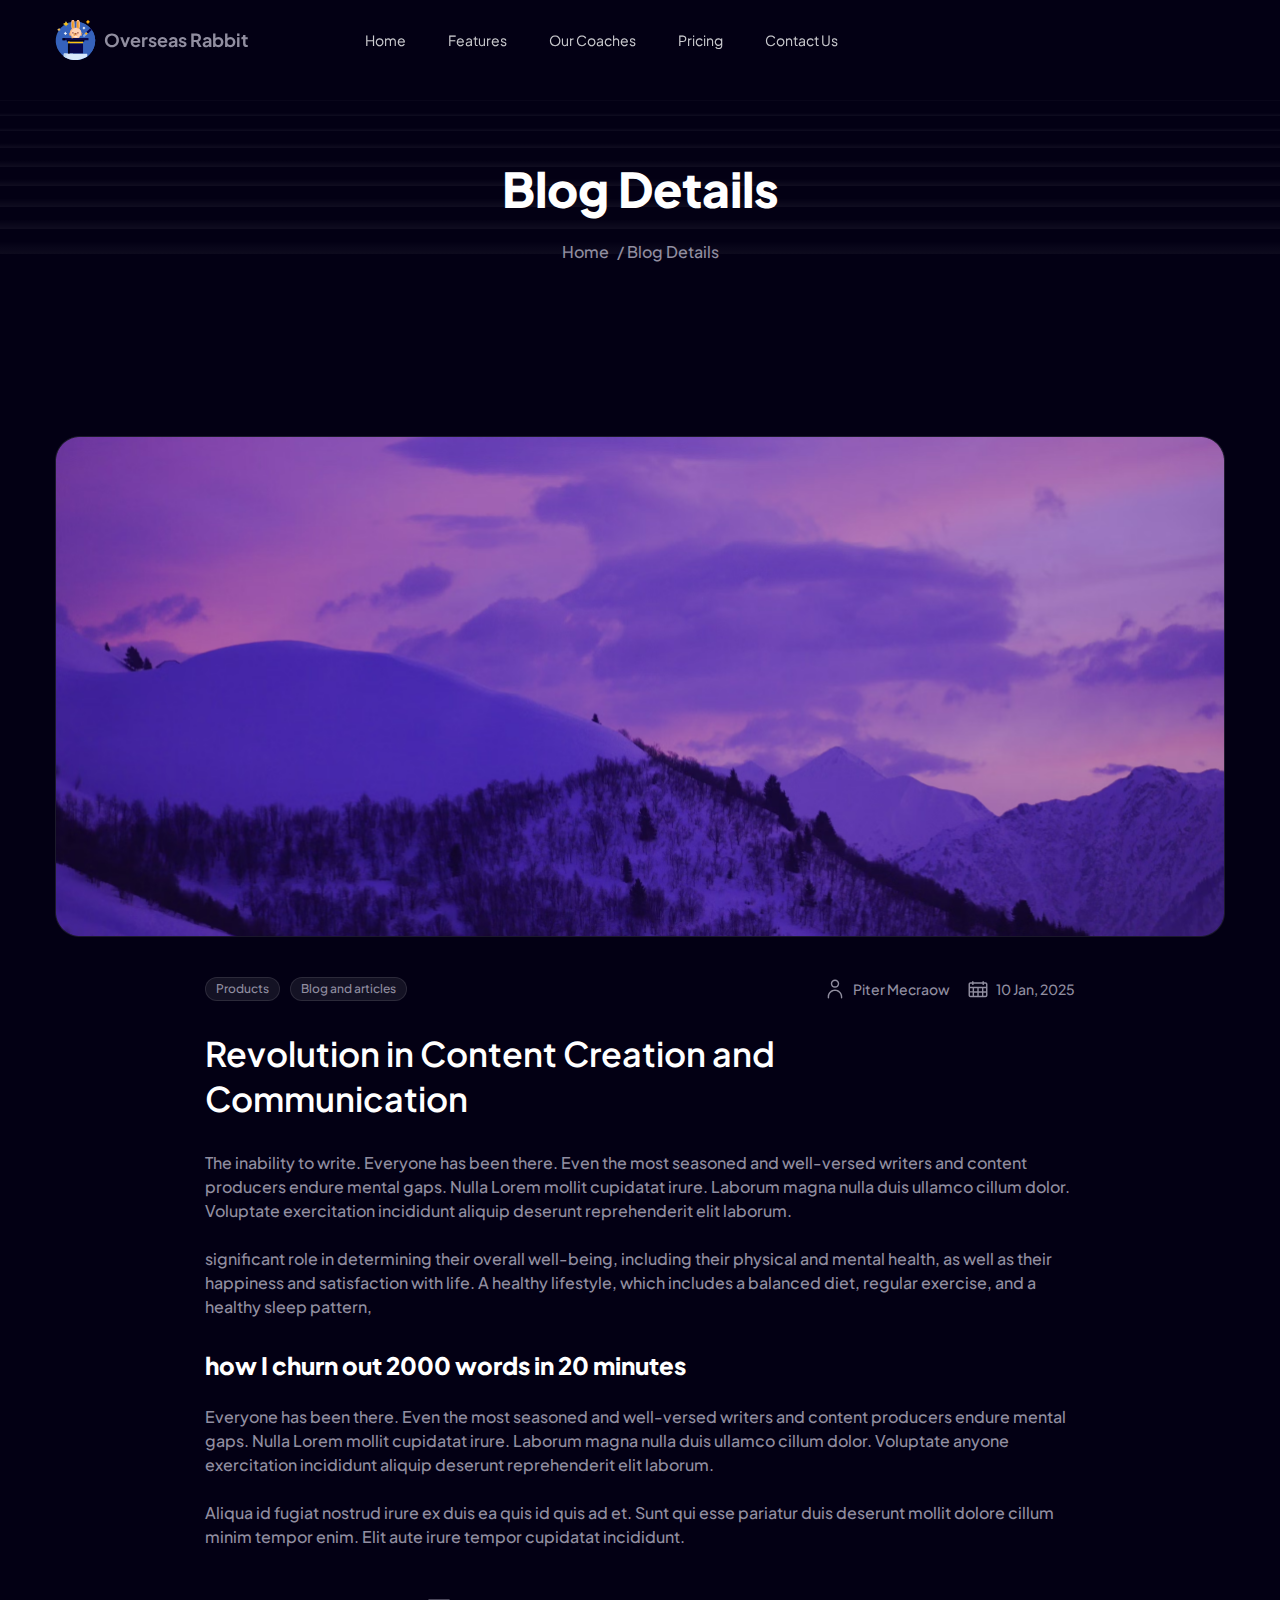
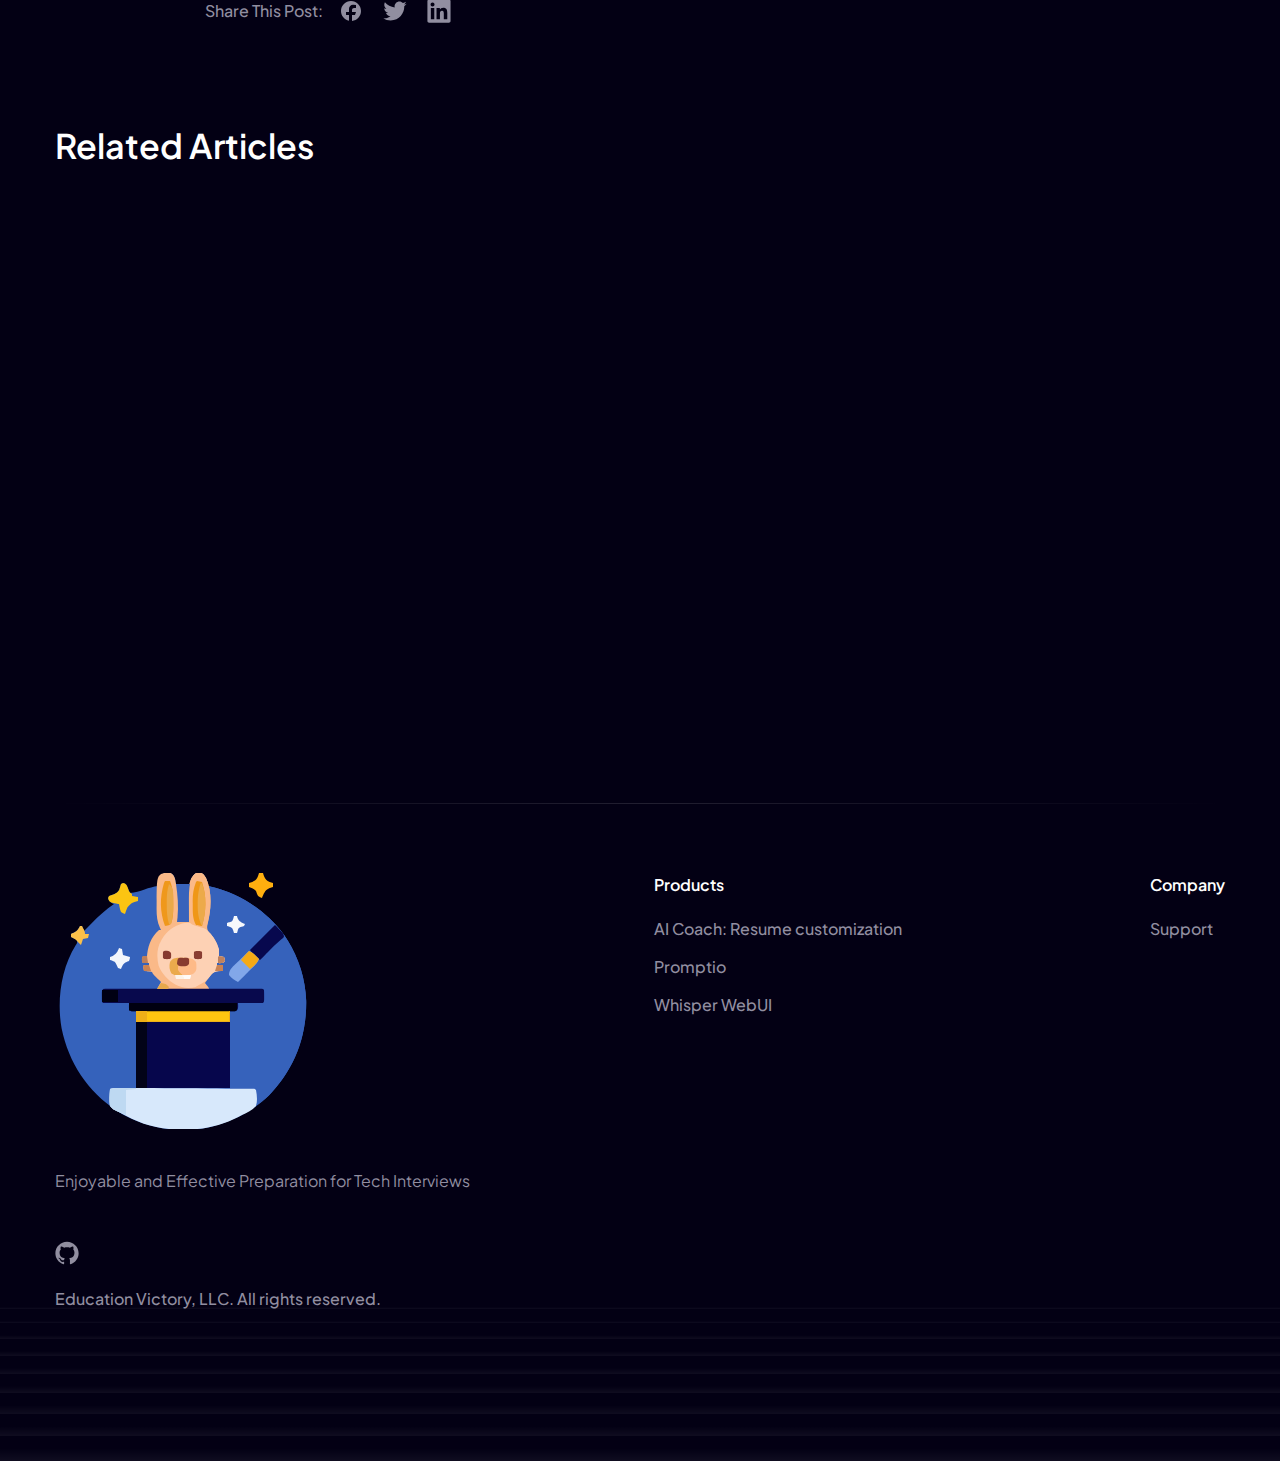
<file: blog-single.html>
<!DOCTYPE html>
<html lang="en">

<head>
  <meta charset="UTF-8" />
  <meta http-equiv="X-UA-Compatible" content="IE=edge" />
  <meta name="viewport" content="width=device-width, initial-scale=1.0" />
  <title>Blog Details | AI Tool - Tailwind CSS Template for AI Tools</title>
<link rel="icon" href="favicon.ico"><link href="style.css" rel="stylesheet"></head>

<body
  x-data="{ page: 'blog-single', 'loaded': true, 'stickyMenu': false, 'navigationOpen': false, 'scrollTop': false }">
  <!-- ===== Header Start ===== -->
  <header class="fixed left-0 top-0 w-full z-9999 py-7 lg:py-0"
  :class="{ 'bg-dark/70 backdrop-blur-lg shadow !py-4 lg:!py-0 transition duration-100 before:absolute before:w-full before:h-[1px] before:bottom-0 before:left-0 before:features-row-border' : stickyMenu }"
  @scroll.window="stickyMenu = (window.scrollY > 0) ? true : false">
  <div class="max-w-[1170px] mx-auto px-4 sm:px-8 xl:px-0 lg:flex items-center justify-between relative">
    <div class="w-full lg:w-1/4 flex items-center justify-between">
      <a href="https://osjobs.net/en/" class="flex items-center">
          <img src="images/logo.svg" alt="Logo" style="width: 14%; height: auto;" />
      <p class="ml-2 text-lg font-bold">
      Overseas Rabbit
      </p>
      </a>
      <!-- Hamburger Toggle BTN -->
      <button class="lg:hidden block" @click="navigationOpen = !navigationOpen">
        <span class="block relative cursor-pointer w-5.5 h-5.5">
          <span class="du-block absolute right-0 w-full h-full">
            <span
              class="block relative top-0 left-0 bg-white rounded-sm w-0 h-0.5 my-1 ease-in-out duration-200 delay-[0]"
              :class="{ '!w-full delay-300': !navigationOpen }"></span>
            <span
              class="block relative top-0 left-0 bg-white rounded-sm w-0 h-0.5 my-1 ease-in-out duration-200 delay-150"
              :class="{ '!w-full delay-400': !navigationOpen }"></span>
            <span
              class="block relative top-0 left-0 bg-white rounded-sm w-0 h-0.5 my-1 ease-in-out duration-200 delay-200"
              :class="{ '!w-full delay-500': !navigationOpen }"></span>
          </span>
          <span class="du-block absolute right-0 w-full h-full rotate-45">
            <span
              class="block bg-white rounded-sm ease-in-out duration-200 delay-300 absolute left-2.5 top-0 w-0.5 h-full"
              :class="{ '!h-0 delay-[0]': !navigationOpen }"></span>
            <span
              class="block bg-white rounded-sm ease-in-out duration-200 delay-400 absolute left-0 top-2.5 w-full h-0.5"
              :class="{ '!h-0 dealy-200': !navigationOpen }"></span>
          </span>
        </span>
      </button>
      <!-- Hamburger Toggle BTN -->
    </div>

    <div class="w-full lg:w-3/4 h-0 lg:h-auto invisible lg:visible lg:flex items-center justify-between"
      :class="{ '!visible bg-dark shadow-lgrelative !h-auto max-h-[400px] overflow-y-scroll rounded-md mt-4 p-7.5': navigationOpen }">
      <nav>
        <ul class="flex lg:items-center flex-col lg:flex-row gap-5 lg:gap-2">
          <li class="nav__menu lg:py-7" :class="{ 'lg:!py-4' : stickyMenu }">
            <a href="/#home"
              class="relative text-white/80 text-sm py-1.5 px-4 border border-transparent hover:text-white hover:nav-gradient"
              :class="{'!text-white nav-gradient' :page === 'home'}">Home</a>
          </li>
          <li class="nav__menu lg:py-7" :class="{ 'lg:!py-4' : stickyMenu }">
            <a href="/#features"
              class="relative text-white/80 text-sm py-1.5 px-4 border border-transparent hover:text-white hover:nav-gradient">Features</a>
          </li>
          <li class="nav__menu lg:py-7" :class="{ 'lg:!py-4' : stickyMenu }">
            <a href="/#coaches"
              class="relative text-white/80 text-sm py-1.5 px-4 border border-transparent hover:text-white hover:nav-gradient">Our Coaches</a>
          </li>
          <li class="nav__menu lg:py-7" :class="{ 'lg:!py-4' : stickyMenu }">
            <a href="/#pricing"
              class="relative text-white/80 text-sm py-1.5 px-4 border border-transparent hover:text-white hover:nav-gradient">Pricing</a>
          </li>
          <li class="nav__menu lg:py-7" :class="{ 'lg:!py-4' : stickyMenu }">
            <a href="mailto:contact@osjobs.net?subject=Hello"
              class="relative text-white/80 text-sm py-1.5 px-4 border border-transparent hover:text-white hover:nav-gradient">Contact Us</a>
          </li>
        </ul>
      </nav>
    </div>
  </div>
</header>

  <!-- ===== Header End ===== -->

  <main>
    <!-- ===== Breadcrumb Section Start ===== -->
    <section class="relative z-10 pt-30 lg:pt-35 xl:pt-40 pb-18">
      <!-- bg shapes -->
      <div class="absolute top-25 left-0 w-full flex flex-col gap-3 -z-1 opacity-50">
        <div class="w-full h-[1.24px] footer-bg-gradient"></div>
        <div class="w-full h-[2.47px] footer-bg-gradient"></div>
        <div class="w-full h-[3.71px] footer-bg-gradient"></div>
        <div class="w-full h-[4.99px] footer-bg-gradient"></div>
        <div class="w-full h-[6.19px] footer-bg-gradient"></div>
        <div class="w-full h-[7.42px] footer-bg-gradient"></div>
        <div class="w-full h-[8.66px] footer-bg-gradient"></div>
        <div class="w-full h-[9.90px] footer-bg-gradient"></div>
        <div class="w-full h-[13px] footer-bg-gradient"></div>
      </div>
      <div class="absolute bottom-0 left-0 w-full h-24 bg-gradient-to-b from-dark/0 to-dark -z-1">
      </div>

      <div class="text-center px-4">
        <h1 class="font-extrabold text-heading-2 text-white mb-5.5">
          Blog Details
        </h1>
        <ul class="flex items-center justify-center gap-2">
          <li class="font-medium"><a href="index.html">Home</a></li>
          <li class="font-medium">/ Blog Details</li>
        </ul>
      </div>
    </section>
    <!-- ===== Breadcrumb Section End ===== -->

    <!-- ===== Blog Single Start ===== -->
    <section class="pt-20 lg:pt-25 pb-17.5 lg:pb-22.5 xl:pb-27.5">
      <div class="max-w-[1170px] mx-auto px-4 sm:px-8 xl:px-0">
        <img src="images/blog-big.png" alt="blog" class="mb-10" />

        <div class="max-w-[870px] mx-auto">
          <div class="flex flex-wrap items-center gap-5 justify-between mb-7.5">
            <div class="flex flex-wrap gap-2.5 items-center">
              <span
                class="font-medium text-xs hover:text-white cursor-pointer py-[3px] px-2.5 rounded-full bg-white/[0.07] border border-white/10 hover:border-white/25 ease-out duration-300">
                Products
              </span>
              <span
                class="font-medium text-xs hover:text-white cursor-pointer py-[3px] px-2.5 rounded-full bg-white/[0.07] border border-white/10 hover:border-white/25 ease-out duration-300">
                Blog and articles
              </span>
            </div>

            <div class="flex items-center gap-4.5 flex-wrap">
              <div class="flex items-center gap-2 flex-wrap cursor-pointer ease-in duration-300 hover:text-white">
                <svg class="fill-current" width="20" height="20" viewBox="0 0 20 20" fill="none"
                  xmlns="http://www.w3.org/2000/svg">
                  <path
                    d="M10 8.75C7.65625 8.75 5.78125 6.90625 5.78125 4.65625C5.78125 2.40625 7.65625 0.5625 10 0.5625C12.3438 0.5625 14.2188 2.40625 14.2188 4.65625C14.2188 6.90625 12.3438 8.75 10 8.75ZM10 1.96875C8.4375 1.96875 7.1875 3.1875 7.1875 4.65625C7.1875 6.125 8.4375 7.34375 10 7.34375C11.5625 7.34375 12.8125 6.125 12.8125 4.65625C12.8125 3.1875 11.5625 1.96875 10 1.96875Z"
                    fill="" />
                  <path
                    d="M16.5938 19.4688C16.2188 19.4688 15.875 19.1562 15.875 18.75V17.8438C15.875 14.5938 13.25 11.9688 10 11.9688C6.75 11.9688 4.125 14.5938 4.125 17.8438V18.75C4.125 19.125 3.8125 19.4688 3.40625 19.4688C3 19.4688 2.6875 19.1562 2.6875 18.75V17.8438C2.6875 13.8125 5.96875 10.5625 9.96875 10.5625C13.9688 10.5625 17.25 13.8437 17.25 17.8438V18.75C17.2813 19.125 16.9688 19.4688 16.5938 19.4688Z"
                    fill="" />
                </svg>

                <span class="text-sm font-medium">Piter Mecraow</span>
              </div>
              <div class="flex items-center gap-2 flex-wrap cursor-pointer ease-in duration-300 hover:text-white">
                <svg class="fill-current" width="20" height="20" viewBox="0 0 20 20" fill="none"
                  xmlns="http://www.w3.org/2000/svg">
                  <path
                    d="M17.5 3.3125H15.875V2.625C15.875 2.25 15.5625 1.90625 15.1562 1.90625C14.75 1.90625 14.4375 2.21875 14.4375 2.625V3.3125H5.53125V2.625C5.53125 2.25 5.21875 1.90625 4.8125 1.90625C4.40625 1.90625 4.09375 2.21875 4.09375 2.625V3.3125H2.5C1.4375 3.3125 0.53125 4.1875 0.53125 5.28125V16.1563C0.53125 17.2188 1.40625 18.125 2.5 18.125H17.5C18.5625 18.125 19.4687 17.25 19.4687 16.1563V5.25C19.4687 4.1875 18.5625 3.3125 17.5 3.3125ZM1.96875 9.125H4.625V12.2188H1.96875V9.125ZM6.03125 9.125H9.3125V12.2188H6.03125V9.125ZM9.3125 13.625V16.6875H6.03125V13.625H9.3125ZM10.7187 13.625H14V16.6875H10.7187V13.625ZM10.7187 12.2188V9.125H14V12.2188H10.7187ZM15.375 9.125H18.0312V12.2188H15.375V9.125ZM2.5 4.71875H4.125V5.375C4.125 5.75 4.4375 6.09375 4.84375 6.09375C5.25 6.09375 5.5625 5.78125 5.5625 5.375V4.71875H14.5V5.375C14.5 5.75 14.8125 6.09375 15.2187 6.09375C15.625 6.09375 15.9375 5.78125 15.9375 5.375V4.71875H17.5C17.8125 4.71875 18.0625 4.96875 18.0625 5.28125V7.71875H1.96875V5.28125C1.96875 4.96875 2.1875 4.71875 2.5 4.71875ZM1.96875 16.125V13.5938H4.625V16.6563H2.5C2.1875 16.6875 1.96875 16.4375 1.96875 16.125ZM17.5 16.6875H15.375V13.625H18.0312V16.1563C18.0625 16.4375 17.8125 16.6875 17.5 16.6875Z"
                    fill="" />
                </svg>

                <span class="text-sm font-medium">10 Jan, 2025</span>
              </div>
            </div>
          </div>

          <h2 class="font-semibold text-white text-[34px] leading-[45px] max-w-[579px] mb-7.5">
            Revolution in Content Creation and Communication
          </h2>
          <p class="font-medium mb-6">
            The inability to write. Everyone has been there. Even the most
            seasoned and well-versed writers and content producers endure
            mental gaps. Nulla Lorem mollit cupidatat irure. Laborum magna
            nulla duis ullamco cillum dolor. Voluptate exercitation incididunt
            aliquip deserunt reprehenderit elit laborum.
          </p>

          <p class="font-medium mb-7.5">
            significant role in determining their overall well-being,
            including their physical and mental health, as well as their
            happiness and satisfaction with life. A healthy lifestyle, which
            includes a balanced diet, regular exercise, and a healthy sleep
            pattern,
          </p>

          <h3 class="font-extrabold text-2xl text-white mb-6">
            how I churn out 2000 words in 20 minutes
          </h3>
          <p class="font-medium mb-6">
            Everyone has been there. Even the most seasoned and well-versed
            writers and content producers endure mental gaps. Nulla Lorem
            mollit cupidatat irure. Laborum magna nulla duis ullamco cillum
            dolor. Voluptate anyone exercitation incididunt aliquip deserunt
            reprehenderit elit laborum.
          </p>
          <p class="font-medium mb-12.5">
            Aliqua id fugiat nostrud irure ex duis ea quis id quis ad et. Sunt
            qui esse pariatur duis deserunt mollit dolore cillum minim tempor
            enim. Elit aute irure tempor cupidatat incididunt.
          </p>

          <div class="flex items-center gap-4">
            <p class="font-medium">Share This Post:</p>
            <div class="flex items-center gap-5">
              <a href="#" class="hover:text-white ease-in duration-300">
                <svg class="fill-current" width="24" height="24" viewBox="0 0 24 24" fill="none"
                  xmlns="http://www.w3.org/2000/svg">
                  <path
                    d="M13 21.9506C18.0533 21.4489 22 17.1853 22 12C22 6.47715 17.5228 2 12 2C6.47715 2 2 6.47715 2 12C2 16.8379 5.43552 20.8734 10 21.8V16H7V13H10V9.79586C10 7.47449 11.9695 5.64064 14.285 5.80603L17 5.99996V8.99996H15C13.8954 8.99996 13 9.89539 13 11V13H17L16 16H13V21.9506Z"
                    fill="" />
                </svg>
              </a>

              <a href="#" class="hover:text-white ease-in duration-300">
                <svg class="fill-current" width="24" height="24" viewBox="0 0 24 24" fill="none"
                  xmlns="http://www.w3.org/2000/svg">
                  <path
                    d="M7.6125 21.5249C16.4625 21.5249 21.2625 14.2123 21.2625 7.87485C21.2625 7.72485 21.2625 7.46235 21.225 7.23735C22.1625 6.56235 22.9875 5.69985 23.625 4.76235C22.725 5.17485 21.825 5.39985 20.8875 5.51235C21.9 4.91235 22.65 3.97485 22.9875 2.84985C22.05 3.37485 21.075 3.78735 19.9125 4.01235C19.0125 3.07485 17.8125 2.47485 16.425 2.47485C13.7625 2.47485 11.5875 4.64985 11.5875 7.31235C11.5875 7.68735 11.625 8.06235 11.7 8.43735C7.8375 8.17485 4.3125 6.26235 1.9125 3.37485C1.5 4.12485 1.275 4.91235 1.275 5.77485C1.275 7.46235 2.1375 8.88735 3.45 9.74985C2.6625 9.71235 1.9125 9.48735 1.275 9.14985C1.275 9.18735 1.275 9.18735 1.275 9.18735C1.275 11.4748 2.925 13.4624 5.1 13.9124C4.6875 14.0249 4.2375 14.0623 3.9 14.0623C3.6 14.0623 3.2625 14.0248 3 13.9499C3.6375 15.8624 5.4 17.2499 7.5 17.2874C5.85 18.5624 3.7875 19.3498 1.575 19.3498C1.125 19.4249 0.75 19.3498 0.375 19.3123C2.4 20.7374 4.9125 21.5249 7.6125 21.5249Z"
                    fill="#" />
                </svg>
              </a>

              <a href="#" class="hover:text-white ease-in duration-300">
                <svg class="fill-current" width="24" height="24" viewBox="0 0 24 24" fill="none"
                  xmlns="http://www.w3.org/2000/svg">
                  <g clip-path="url(#clip0_141_17422)">
                    <path
                      d="M21.9381 0.375H2.10059C1.16309 0.375 0.413086 1.125 0.413086 2.0625V21.9375C0.413086 22.8375 1.16309 23.625 2.10059 23.625H21.8631C22.8006 23.625 23.5506 22.875 23.5506 21.9375V2.025C23.6256 1.125 22.8756 0.375 21.9381 0.375ZM7.2756 20.1375H3.8631V9.075H7.2756V20.1375ZM5.5506 7.5375C4.4256 7.5375 3.56309 6.6375 3.56309 5.55C3.56309 4.4625 4.4631 3.5625 5.5506 3.5625C6.6381 3.5625 7.5381 4.4625 7.5381 5.55C7.5381 6.6375 6.7131 7.5375 5.5506 7.5375ZM20.2131 20.1375H16.8006V14.775C16.8006 13.5 16.7631 11.8125 15.0006 11.8125C13.2006 11.8125 12.9381 13.2375 12.9381 14.6625V20.1375H9.5256V9.075H12.8631V10.6125H12.9006C13.3881 9.7125 14.4756 8.8125 16.1631 8.8125C19.6506 8.8125 20.2881 11.0625 20.2881 14.1375V20.1375H20.2131Z"
                      fill="" />
                  </g>
                  <defs>
                    <clipPath id="clip0_141_17422">
                      <rect width="24" height="24" fill="white" />
                    </clipPath>
                  </defs>
                </svg>
              </a>
            </div>
          </div>
        </div>

        <!-- related post -->
        <h2 class="font-semibold text-white text-[34px] leading-[45px] max-w-[579px] mb-10 mt-25">
          Related Articles
        </h2>

        <div class="grid grid-cols-1 sm:grid-cols-2 lg:grid-cols-3 gap-7.5">
          <!-- blog item -->
          <div class="wow fadeInUp group">
            <div class="mb-6 overflow-hidden rounded-xl">
              <img src="images/blog-01.png" alt="image"
                class="ease-linear w-full duration-500 scale-100 group-hover:scale-125" />
            </div>

            <div class="flex flex-wrap gap-2.5 items-center mb-4.5">
              <span
                class="font-medium text-xs hover:text-white cursor-pointer py-[3px] px-2.5 rounded-full bg-white/[0.07] border border-white/10 hover:border-white/25 ease-out duration-300">
                Design
              </span>
              <span
                class="font-medium text-xs hover:text-white cursor-pointer py-[3px] px-2.5 rounded-full bg-white/[0.07] border border-white/10 hover:border-white/25 ease-out duration-300">
                Engineering
              </span>
            </div>

            <h4>
              <a href="blog-single.html" class="text-white font-semibold text-xl ease-in duration-300 hover:opacity-80">
                Revolution in Content Creation and Communication
              </a>
            </h4>
            <p class="font-medium mt-4">
              Lorem ipsum dolor sit amet, consectetur adipisc elit sed do
              eiusmod tempor incididunt ut labore et dolore magna oliumosd
              aliqua...
            </p>

            <div class="flex items-center gap-4.5 flex-wrap mt-6">
              <div class="flex items-center gap-2 flex-wrap cursor-pointer ease-in duration-300 hover:text-white">
                <svg class="fill-current" width="20" height="20" viewBox="0 0 20 20" fill="none"
                  xmlns="http://www.w3.org/2000/svg">
                  <path
                    d="M10 8.75C7.65625 8.75 5.78125 6.90625 5.78125 4.65625C5.78125 2.40625 7.65625 0.5625 10 0.5625C12.3438 0.5625 14.2188 2.40625 14.2188 4.65625C14.2188 6.90625 12.3438 8.75 10 8.75ZM10 1.96875C8.4375 1.96875 7.1875 3.1875 7.1875 4.65625C7.1875 6.125 8.4375 7.34375 10 7.34375C11.5625 7.34375 12.8125 6.125 12.8125 4.65625C12.8125 3.1875 11.5625 1.96875 10 1.96875Z"
                    fill="" />
                  <path
                    d="M16.5938 19.4688C16.2188 19.4688 15.875 19.1562 15.875 18.75V17.8438C15.875 14.5938 13.25 11.9688 10 11.9688C6.75 11.9688 4.125 14.5938 4.125 17.8438V18.75C4.125 19.125 3.8125 19.4688 3.40625 19.4688C3 19.4688 2.6875 19.1562 2.6875 18.75V17.8438C2.6875 13.8125 5.96875 10.5625 9.96875 10.5625C13.9688 10.5625 17.25 13.8437 17.25 17.8438V18.75C17.2813 19.125 16.9688 19.4688 16.5938 19.4688Z"
                    fill="" />
                </svg>

                <span class="text-sm font-medium">Alex Demo</span>
              </div>
              <div class="flex items-center gap-2 flex-wrap cursor-pointer ease-in duration-300 hover:text-white">
                <svg class="fill-current" width="20" height="20" viewBox="0 0 20 20" fill="none"
                  xmlns="http://www.w3.org/2000/svg">
                  <path
                    d="M17.5 3.3125H15.875V2.625C15.875 2.25 15.5625 1.90625 15.1562 1.90625C14.75 1.90625 14.4375 2.21875 14.4375 2.625V3.3125H5.53125V2.625C5.53125 2.25 5.21875 1.90625 4.8125 1.90625C4.40625 1.90625 4.09375 2.21875 4.09375 2.625V3.3125H2.5C1.4375 3.3125 0.53125 4.1875 0.53125 5.28125V16.1563C0.53125 17.2188 1.40625 18.125 2.5 18.125H17.5C18.5625 18.125 19.4687 17.25 19.4687 16.1563V5.25C19.4687 4.1875 18.5625 3.3125 17.5 3.3125ZM1.96875 9.125H4.625V12.2188H1.96875V9.125ZM6.03125 9.125H9.3125V12.2188H6.03125V9.125ZM9.3125 13.625V16.6875H6.03125V13.625H9.3125ZM10.7187 13.625H14V16.6875H10.7187V13.625ZM10.7187 12.2188V9.125H14V12.2188H10.7187ZM15.375 9.125H18.0312V12.2188H15.375V9.125ZM2.5 4.71875H4.125V5.375C4.125 5.75 4.4375 6.09375 4.84375 6.09375C5.25 6.09375 5.5625 5.78125 5.5625 5.375V4.71875H14.5V5.375C14.5 5.75 14.8125 6.09375 15.2187 6.09375C15.625 6.09375 15.9375 5.78125 15.9375 5.375V4.71875H17.5C17.8125 4.71875 18.0625 4.96875 18.0625 5.28125V7.71875H1.96875V5.28125C1.96875 4.96875 2.1875 4.71875 2.5 4.71875ZM1.96875 16.125V13.5938H4.625V16.6563H2.5C2.1875 16.6875 1.96875 16.4375 1.96875 16.125ZM17.5 16.6875H15.375V13.625H18.0312V16.1563C18.0625 16.4375 17.8125 16.6875 17.5 16.6875Z"
                    fill="" />
                </svg>

                <span class="text-sm font-medium">25 Mar, 2025</span>
              </div>
            </div>
          </div>

          <!-- blog item -->
          <div class="wow fadeInUp group">
            <div class="mb-6 overflow-hidden rounded-xl">
              <img src="images/blog-02.png" alt="image"
                class="ease-linear w-full duration-500 scale-100 group-hover:scale-125" />
            </div>

            <div class="flex flex-wrap gap-2.5 items-center mb-4.5">
              <span
                class="font-medium text-xs hover:text-white cursor-pointer py-[3px] px-2.5 rounded-full bg-white/[0.07] border border-white/10 hover:border-white/25 ease-out duration-300">
                Development
              </span>
              <span
                class="font-medium text-xs hover:text-white cursor-pointer py-[3px] px-2.5 rounded-full bg-white/[0.07] border border-white/10 hover:border-white/25 ease-out duration-300">
                Security
              </span>
            </div>

            <h4>
              <a href="blog-single.html" class="text-white font-semibold text-xl ease-in duration-300 hover:opacity-80">
                How AI Writing Tools Empower Writers to Speed up there Writing
              </a>
            </h4>
            <p class="font-medium mt-4">
              Lorem ipsum dolor sit amet, consectetur adipisc elit sed do
              eiusmod tempor incididunt ut labore et dolore magna oliumosd
              aliqua...
            </p>

            <div class="flex items-center gap-4.5 flex-wrap mt-6">
              <div class="flex items-center gap-2 flex-wrap cursor-pointer ease-in duration-300 hover:text-white">
                <svg class="fill-current" width="20" height="20" viewBox="0 0 20 20" fill="none"
                  xmlns="http://www.w3.org/2000/svg">
                  <path
                    d="M10 8.75C7.65625 8.75 5.78125 6.90625 5.78125 4.65625C5.78125 2.40625 7.65625 0.5625 10 0.5625C12.3438 0.5625 14.2188 2.40625 14.2188 4.65625C14.2188 6.90625 12.3438 8.75 10 8.75ZM10 1.96875C8.4375 1.96875 7.1875 3.1875 7.1875 4.65625C7.1875 6.125 8.4375 7.34375 10 7.34375C11.5625 7.34375 12.8125 6.125 12.8125 4.65625C12.8125 3.1875 11.5625 1.96875 10 1.96875Z"
                    fill="" />
                  <path
                    d="M16.5938 19.4688C16.2188 19.4688 15.875 19.1562 15.875 18.75V17.8438C15.875 14.5938 13.25 11.9688 10 11.9688C6.75 11.9688 4.125 14.5938 4.125 17.8438V18.75C4.125 19.125 3.8125 19.4688 3.40625 19.4688C3 19.4688 2.6875 19.1562 2.6875 18.75V17.8438C2.6875 13.8125 5.96875 10.5625 9.96875 10.5625C13.9688 10.5625 17.25 13.8437 17.25 17.8438V18.75C17.2813 19.125 16.9688 19.4688 16.5938 19.4688Z"
                    fill="" />
                </svg>

                <span class="text-sm font-medium">Hendary Jonson</span>
              </div>
              <div class="flex items-center gap-2 flex-wrap cursor-pointer ease-in duration-300 hover:text-white">
                <svg class="fill-current" width="20" height="20" viewBox="0 0 20 20" fill="none"
                  xmlns="http://www.w3.org/2000/svg">
                  <path
                    d="M17.5 3.3125H15.875V2.625C15.875 2.25 15.5625 1.90625 15.1562 1.90625C14.75 1.90625 14.4375 2.21875 14.4375 2.625V3.3125H5.53125V2.625C5.53125 2.25 5.21875 1.90625 4.8125 1.90625C4.40625 1.90625 4.09375 2.21875 4.09375 2.625V3.3125H2.5C1.4375 3.3125 0.53125 4.1875 0.53125 5.28125V16.1563C0.53125 17.2188 1.40625 18.125 2.5 18.125H17.5C18.5625 18.125 19.4687 17.25 19.4687 16.1563V5.25C19.4687 4.1875 18.5625 3.3125 17.5 3.3125ZM1.96875 9.125H4.625V12.2188H1.96875V9.125ZM6.03125 9.125H9.3125V12.2188H6.03125V9.125ZM9.3125 13.625V16.6875H6.03125V13.625H9.3125ZM10.7187 13.625H14V16.6875H10.7187V13.625ZM10.7187 12.2188V9.125H14V12.2188H10.7187ZM15.375 9.125H18.0312V12.2188H15.375V9.125ZM2.5 4.71875H4.125V5.375C4.125 5.75 4.4375 6.09375 4.84375 6.09375C5.25 6.09375 5.5625 5.78125 5.5625 5.375V4.71875H14.5V5.375C14.5 5.75 14.8125 6.09375 15.2187 6.09375C15.625 6.09375 15.9375 5.78125 15.9375 5.375V4.71875H17.5C17.8125 4.71875 18.0625 4.96875 18.0625 5.28125V7.71875H1.96875V5.28125C1.96875 4.96875 2.1875 4.71875 2.5 4.71875ZM1.96875 16.125V13.5938H4.625V16.6563H2.5C2.1875 16.6875 1.96875 16.4375 1.96875 16.125ZM17.5 16.6875H15.375V13.625H18.0312V16.1563C18.0625 16.4375 17.8125 16.6875 17.5 16.6875Z"
                    fill="" />
                </svg>

                <span class="text-sm font-medium">12 Feb, 2025</span>
              </div>
            </div>
          </div>

          <!-- blog item -->
          <div class="wow fadeInUp group">
            <div class="mb-6 overflow-hidden rounded-xl">
              <img src="images/blog-03.png" alt="image"
                class="ease-linear w-full duration-500 scale-100 group-hover:scale-125" />
            </div>

            <div class="flex flex-wrap gap-2.5 items-center mb-4.5">
              <span
                class="font-medium text-xs hover:text-white cursor-pointer py-[3px] px-2.5 rounded-full bg-white/[0.07] border border-white/10 hover:border-white/25 ease-out duration-300">
                Products
              </span>
              <span
                class="font-medium text-xs hover:text-white cursor-pointer py-[3px] px-2.5 rounded-full bg-white/[0.07] border border-white/10 hover:border-white/25 ease-out duration-300">
                Blog and articles
              </span>
            </div>

            <h4>
              <a href="blog-single.html" class="text-white font-semibold text-xl ease-in duration-300 hover:opacity-80">
                Revolution in Content Creation and Communication
              </a>
            </h4>
            <p class="font-medium mt-4">
              Lorem ipsum dolor sit amet, consectetur adipisc elit sed do
              eiusmod tempor incididunt ut labore et dolore magna oliumosd
              aliqua...
            </p>

            <div class="flex items-center gap-4.5 flex-wrap mt-6">
              <div class="flex items-center gap-2 flex-wrap cursor-pointer ease-in duration-300 hover:text-white">
                <svg class="fill-current" width="20" height="20" viewBox="0 0 20 20" fill="none"
                  xmlns="http://www.w3.org/2000/svg">
                  <path
                    d="M10 8.75C7.65625 8.75 5.78125 6.90625 5.78125 4.65625C5.78125 2.40625 7.65625 0.5625 10 0.5625C12.3438 0.5625 14.2188 2.40625 14.2188 4.65625C14.2188 6.90625 12.3438 8.75 10 8.75ZM10 1.96875C8.4375 1.96875 7.1875 3.1875 7.1875 4.65625C7.1875 6.125 8.4375 7.34375 10 7.34375C11.5625 7.34375 12.8125 6.125 12.8125 4.65625C12.8125 3.1875 11.5625 1.96875 10 1.96875Z"
                    fill="" />
                  <path
                    d="M16.5938 19.4688C16.2188 19.4688 15.875 19.1562 15.875 18.75V17.8438C15.875 14.5938 13.25 11.9688 10 11.9688C6.75 11.9688 4.125 14.5938 4.125 17.8438V18.75C4.125 19.125 3.8125 19.4688 3.40625 19.4688C3 19.4688 2.6875 19.1562 2.6875 18.75V17.8438C2.6875 13.8125 5.96875 10.5625 9.96875 10.5625C13.9688 10.5625 17.25 13.8437 17.25 17.8438V18.75C17.2813 19.125 16.9688 19.4688 16.5938 19.4688Z"
                    fill="" />
                </svg>

                <span class="text-sm font-medium">Piter Mecraow</span>
              </div>
              <div class="flex items-center gap-2 flex-wrap cursor-pointer ease-in duration-300 hover:text-white">
                <svg class="fill-current" width="20" height="20" viewBox="0 0 20 20" fill="none"
                  xmlns="http://www.w3.org/2000/svg">
                  <path
                    d="M17.5 3.3125H15.875V2.625C15.875 2.25 15.5625 1.90625 15.1562 1.90625C14.75 1.90625 14.4375 2.21875 14.4375 2.625V3.3125H5.53125V2.625C5.53125 2.25 5.21875 1.90625 4.8125 1.90625C4.40625 1.90625 4.09375 2.21875 4.09375 2.625V3.3125H2.5C1.4375 3.3125 0.53125 4.1875 0.53125 5.28125V16.1563C0.53125 17.2188 1.40625 18.125 2.5 18.125H17.5C18.5625 18.125 19.4687 17.25 19.4687 16.1563V5.25C19.4687 4.1875 18.5625 3.3125 17.5 3.3125ZM1.96875 9.125H4.625V12.2188H1.96875V9.125ZM6.03125 9.125H9.3125V12.2188H6.03125V9.125ZM9.3125 13.625V16.6875H6.03125V13.625H9.3125ZM10.7187 13.625H14V16.6875H10.7187V13.625ZM10.7187 12.2188V9.125H14V12.2188H10.7187ZM15.375 9.125H18.0312V12.2188H15.375V9.125ZM2.5 4.71875H4.125V5.375C4.125 5.75 4.4375 6.09375 4.84375 6.09375C5.25 6.09375 5.5625 5.78125 5.5625 5.375V4.71875H14.5V5.375C14.5 5.75 14.8125 6.09375 15.2187 6.09375C15.625 6.09375 15.9375 5.78125 15.9375 5.375V4.71875H17.5C17.8125 4.71875 18.0625 4.96875 18.0625 5.28125V7.71875H1.96875V5.28125C1.96875 4.96875 2.1875 4.71875 2.5 4.71875ZM1.96875 16.125V13.5938H4.625V16.6563H2.5C2.1875 16.6875 1.96875 16.4375 1.96875 16.125ZM17.5 16.6875H15.375V13.625H18.0312V16.1563C18.0625 16.4375 17.8125 16.6875 17.5 16.6875Z"
                    fill="" />
                </svg>

                <span class="text-sm font-medium">10 Jan, 2025</span>
              </div>
            </div>
          </div>
        </div>
      </div>
    </section>
    <!-- ===== Blog Single End ===== -->
  </main>
  <!-- ===== Footer Start ===== -->
  <!-- ====== Footer Section Start -->
<footer class="relative z-10 pb-17.5 lg:pb-22.5 xl:pb-27.5">
  <!-- bg shapes -->
  <div class="absolute bottom-0 left-0 w-full flex flex-col gap-3 -z-1 opacity-50">
    <div class="w-full h-[1.24px] footer-bg-gradient"></div>
    <div class="w-full h-[2.47px] footer-bg-gradient"></div>
    <div class="w-full h-[3.71px] footer-bg-gradient"></div>
    <div class="w-full h-[4.99px] footer-bg-gradient"></div>
    <div class="w-full h-[6.19px] footer-bg-gradient"></div>
    <div class="w-full h-[7.42px] footer-bg-gradient"></div>
    <div class="w-full h-[8.66px] footer-bg-gradient"></div>
    <div class="w-full h-[9.90px] footer-bg-gradient"></div>
    <div class="w-full h-[13px] footer-bg-gradient"></div>
  </div>

  <div class="max-w-[1170px] mx-auto px-4 sm:px-8 xl:px-0 relative pt-17.5">
    <div class="w-full h-[1px] footer-divider-gradient absolute top-0 left-0"></div>

    <div class="flex flex-wrap justify-between">
      <div class="mb-10 max-w-[571px] w-full">
        <a class="mb-8.5 inline-block" href="index.html">
          <img src="images/logo.svg" alt="Logo" />
        </a>

        <p class="mb-12 xl:w-4/5">
          Enjoyable and Effective Preparation for Tech Interviews
        </p>

        <div class="flex items-center gap-5">
          <a href="https://github.com/Education-Victory" class="hover:text-white ease-in duration-300">
            <svg class="fill-current" width="24" height="24" viewBox="0 0 24 24" fill="none"
              xmlns="http://www.w3.org/2000/svg">
              <g clip-path="url(#clip0_368_11839)">
                <path
                  d="M12 0.674805C5.625 0.674805 0.375 5.8498 0.375 12.2998C0.375 17.3998 3.7125 21.7498 8.3625 23.3248C8.9625 23.4373 9.15 23.0623 9.15 22.7998C9.15 22.5373 9.15 21.7873 9.1125 20.7748C5.8875 21.5248 5.2125 19.1998 5.2125 19.1998C4.6875 17.8873 3.9 17.5123 3.9 17.5123C2.85 16.7623 3.9375 16.7623 3.9375 16.7623C5.1 16.7998 5.7375 17.9623 5.7375 17.9623C6.75 19.7623 8.475 19.2373 9.1125 18.8998C9.225 18.1498 9.525 17.6248 9.8625 17.3248C7.3125 17.0623 4.575 16.0498 4.575 11.6248C4.575 10.3498 5.0625 9.3373 5.775 8.5498C5.6625 8.2873 5.25 7.0873 5.8875 5.4748C5.8875 5.4748 6.9 5.1748 9.1125 6.6748C10.05 6.4123 11.025 6.2623 12.0375 6.2623C13.05 6.2623 14.0625 6.3748 14.9625 6.6748C17.175 5.2123 18.15 5.4748 18.15 5.4748C18.7875 7.0498 18.4125 8.2873 18.2625 8.5498C19.0125 9.3373 19.4625 10.3873 19.4625 11.6248C19.4625 16.0498 16.725 17.0623 14.175 17.3248C14.5875 17.6998 14.9625 18.4498 14.9625 19.4998C14.9625 21.0748 14.925 22.3123 14.925 22.6873C14.925 22.9873 15.15 23.3248 15.7125 23.2123C20.2875 21.6748 23.625 17.3623 23.625 12.2248C23.5875 5.8498 18.375 0.674805 12 0.674805Z"
                  fill="" />
              </g>
              <defs>
                <clipPath id="clip0_368_11839">
                  <rect width="24" height="24" fill="white" />
                </clipPath>
              </defs>
            </svg>
          </a>
        </div>

        <p class="font-medium mt-5.5">
          Education Victory, LLC. All rights reserved.
        </p>
      </div>

      <div class="max-w-[571px] w-full">
        <div class="flex flex-col sm:flex-row sm:justify-between gap-10">
          <div>
            <h5 class="font-semibold text-white mb-5">Products</h5>

            <ul class="flex flex-col gap-3.5">
              <li>
                <a href="https://ai-coach-ev.streamlit.app/" class="font-medium ease-in duration-300 hover:text-white">AI Coach: Resume customization</a>
              </li>
              <li>
                <a href="https://prompt.osjobs.net/" class="font-medium ease-in duration-300 hover:text-white">Promptio</a>
              </li>
              <li>
                <a href="https://whisper-webui.streamlit.app//" class="font-medium ease-in duration-300 hover:text-white">Whisper WebUI</a>
              </li>
            </ul>
          </div>

          <div>
            <h5 class="font-semibold text-white mb-5">Company</h5>

            <ul class="flex flex-col gap-3.5">
              <li>
                <a href="mailto:contact@osjobs.net?subject=Hello" class="font-medium ease-in duration-300 hover:text-white">Support</a>
              </li>
            </ul>
          </div>
        </div>
      </div>
    </div>
  </div>
</footer>
<!-- ====== Footer Section End -->

  <!-- ===== Footer End ===== -->

  <!-- ====== Back To Top Start ===== -->
  <button
  class="hidden items-center justify-center w-10 h-10 rounded-[4px] shadow-solid-5 bg-purple hover:opacity-70 fixed bottom-8 right-8 z-999"
  @click="window.scrollTo({top: 0, behavior: 'smooth'})"
  @scroll.window="scrollTop = (window.pageYOffset > 50) ? true : false" :class="{ '!flex' : scrollTop }">
  <svg class="fill-white w-5 h-5" xmlns="http://www.w3.org/2000/svg" viewBox="0 0 512 512">
    <path
      d="M233.4 105.4c12.5-12.5 32.8-12.5 45.3 0l192 192c12.5 12.5 12.5 32.8 0 45.3s-32.8 12.5-45.3 0L256 173.3 86.6 342.6c-12.5 12.5-32.8 12.5-45.3 0s-12.5-32.8 0-45.3l192-192z" />
  </svg>
</button>
  <!-- ====== Back To Top End ===== -->
<script defer src="bundle.js"></script></body>

</html>
</file>
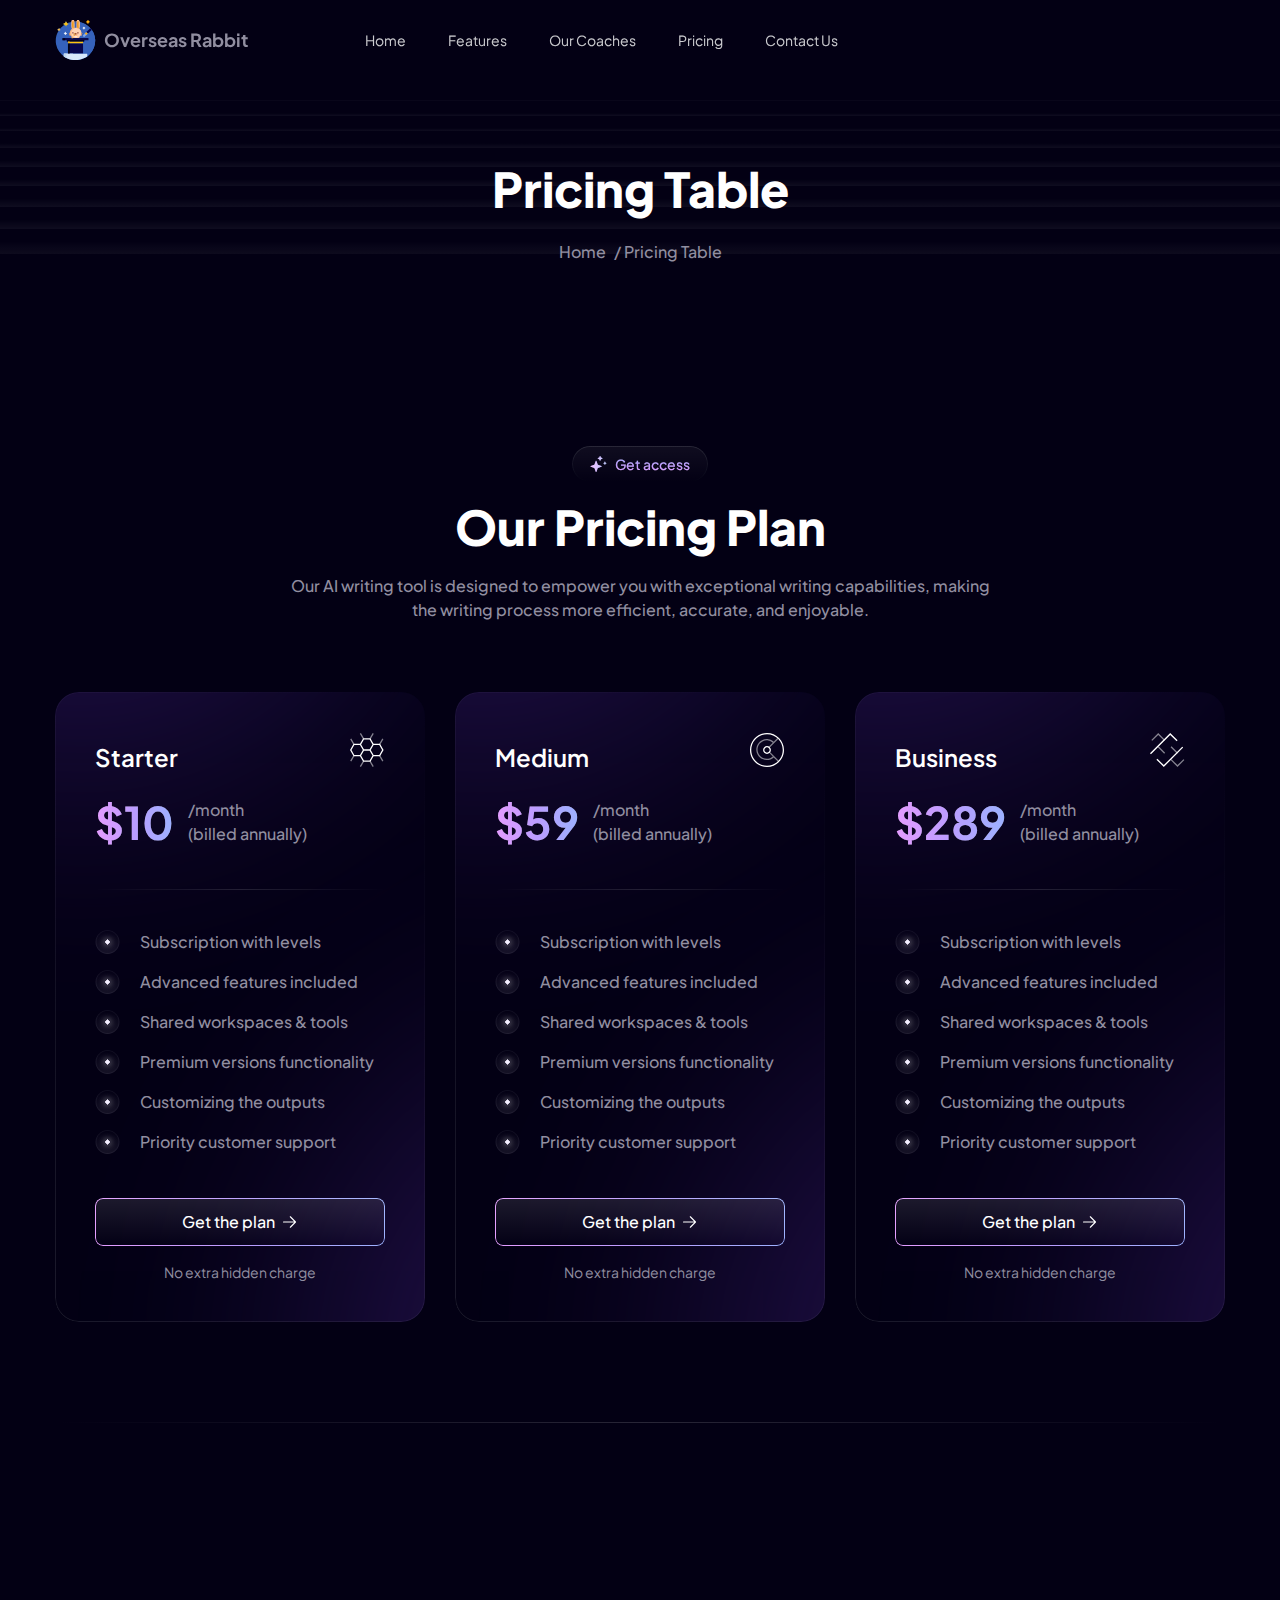
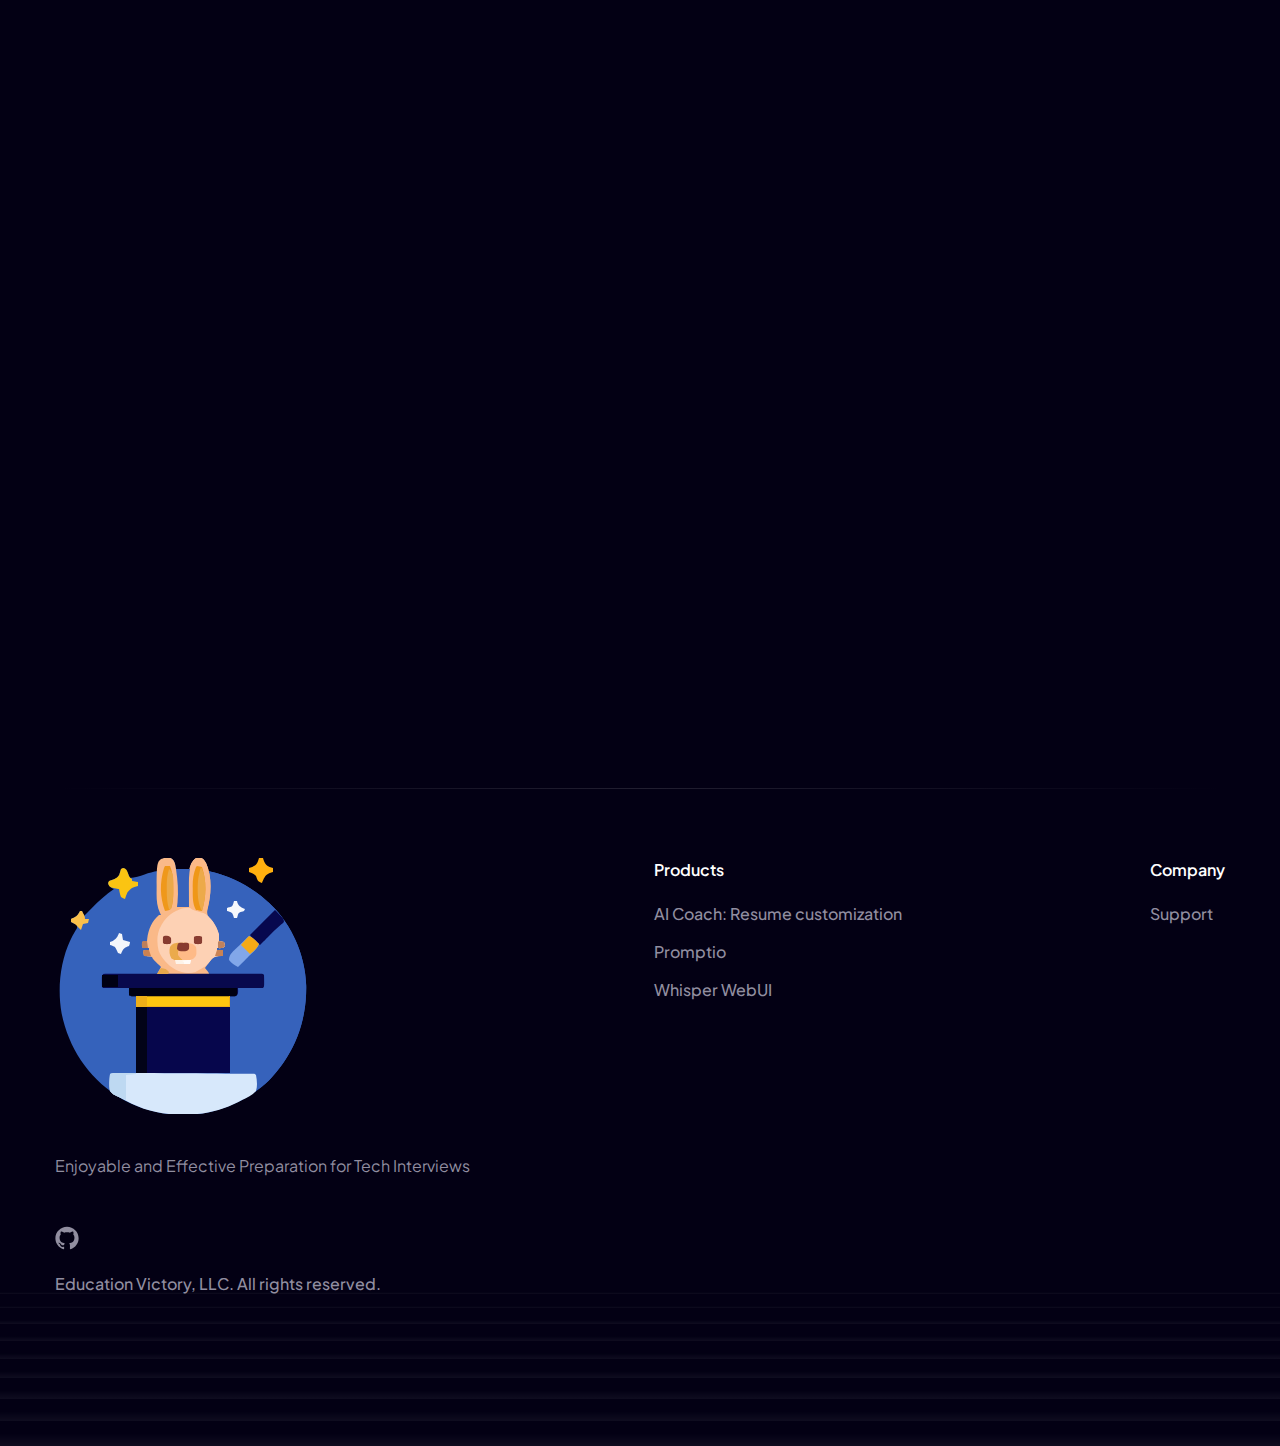
<file: pricing.html>
<!DOCTYPE html>
<html lang="en">

<head>
  <meta charset="UTF-8" />
  <meta http-equiv="X-UA-Compatible" content="IE=edge" />
  <meta name="viewport" content="width=device-width, initial-scale=1.0" />
  <title>Pricing | AI Tool - Tailwind CSS Template for AI Tools</title>
<link rel="icon" href="favicon.ico"><link href="style.css" rel="stylesheet"></head>

<body x-data="{ page: 'pricing', 'loaded': true, 'stickyMenu': false, 'navigationOpen': false, 'scrollTop': false }">
  <!-- ===== Header Start ===== -->
  <header class="fixed left-0 top-0 w-full z-9999 py-7 lg:py-0"
  :class="{ 'bg-dark/70 backdrop-blur-lg shadow !py-4 lg:!py-0 transition duration-100 before:absolute before:w-full before:h-[1px] before:bottom-0 before:left-0 before:features-row-border' : stickyMenu }"
  @scroll.window="stickyMenu = (window.scrollY > 0) ? true : false">
  <div class="max-w-[1170px] mx-auto px-4 sm:px-8 xl:px-0 lg:flex items-center justify-between relative">
    <div class="w-full lg:w-1/4 flex items-center justify-between">
      <a href="https://osjobs.net/en/" class="flex items-center">
          <img src="images/logo.svg" alt="Logo" style="width: 14%; height: auto;" />
      <p class="ml-2 text-lg font-bold">
      Overseas Rabbit
      </p>
      </a>
      <!-- Hamburger Toggle BTN -->
      <button class="lg:hidden block" @click="navigationOpen = !navigationOpen">
        <span class="block relative cursor-pointer w-5.5 h-5.5">
          <span class="du-block absolute right-0 w-full h-full">
            <span
              class="block relative top-0 left-0 bg-white rounded-sm w-0 h-0.5 my-1 ease-in-out duration-200 delay-[0]"
              :class="{ '!w-full delay-300': !navigationOpen }"></span>
            <span
              class="block relative top-0 left-0 bg-white rounded-sm w-0 h-0.5 my-1 ease-in-out duration-200 delay-150"
              :class="{ '!w-full delay-400': !navigationOpen }"></span>
            <span
              class="block relative top-0 left-0 bg-white rounded-sm w-0 h-0.5 my-1 ease-in-out duration-200 delay-200"
              :class="{ '!w-full delay-500': !navigationOpen }"></span>
          </span>
          <span class="du-block absolute right-0 w-full h-full rotate-45">
            <span
              class="block bg-white rounded-sm ease-in-out duration-200 delay-300 absolute left-2.5 top-0 w-0.5 h-full"
              :class="{ '!h-0 delay-[0]': !navigationOpen }"></span>
            <span
              class="block bg-white rounded-sm ease-in-out duration-200 delay-400 absolute left-0 top-2.5 w-full h-0.5"
              :class="{ '!h-0 dealy-200': !navigationOpen }"></span>
          </span>
        </span>
      </button>
      <!-- Hamburger Toggle BTN -->
    </div>

    <div class="w-full lg:w-3/4 h-0 lg:h-auto invisible lg:visible lg:flex items-center justify-between"
      :class="{ '!visible bg-dark shadow-lgrelative !h-auto max-h-[400px] overflow-y-scroll rounded-md mt-4 p-7.5': navigationOpen }">
      <nav>
        <ul class="flex lg:items-center flex-col lg:flex-row gap-5 lg:gap-2">
          <li class="nav__menu lg:py-7" :class="{ 'lg:!py-4' : stickyMenu }">
            <a href="/#home"
              class="relative text-white/80 text-sm py-1.5 px-4 border border-transparent hover:text-white hover:nav-gradient"
              :class="{'!text-white nav-gradient' :page === 'home'}">Home</a>
          </li>
          <li class="nav__menu lg:py-7" :class="{ 'lg:!py-4' : stickyMenu }">
            <a href="/#features"
              class="relative text-white/80 text-sm py-1.5 px-4 border border-transparent hover:text-white hover:nav-gradient">Features</a>
          </li>
          <li class="nav__menu lg:py-7" :class="{ 'lg:!py-4' : stickyMenu }">
            <a href="/#coaches"
              class="relative text-white/80 text-sm py-1.5 px-4 border border-transparent hover:text-white hover:nav-gradient">Our Coaches</a>
          </li>
          <li class="nav__menu lg:py-7" :class="{ 'lg:!py-4' : stickyMenu }">
            <a href="/#pricing"
              class="relative text-white/80 text-sm py-1.5 px-4 border border-transparent hover:text-white hover:nav-gradient">Pricing</a>
          </li>
          <li class="nav__menu lg:py-7" :class="{ 'lg:!py-4' : stickyMenu }">
            <a href="mailto:contact@osjobs.net?subject=Hello"
              class="relative text-white/80 text-sm py-1.5 px-4 border border-transparent hover:text-white hover:nav-gradient">Contact Us</a>
          </li>
        </ul>
      </nav>
    </div>
  </div>
</header>

  <!-- ===== Header End ===== -->

  <main>
    <!-- ===== Breadcrumb Section Start ===== -->
    <section class="relative z-10 pt-30 lg:pt-35 xl:pt-40 pb-18">
      <!-- bg shapes -->
      <div class="absolute top-25 left-0 w-full flex flex-col gap-3 -z-1 opacity-50">
        <div class="w-full h-[1.24px] footer-bg-gradient"></div>
        <div class="w-full h-[2.47px] footer-bg-gradient"></div>
        <div class="w-full h-[3.71px] footer-bg-gradient"></div>
        <div class="w-full h-[4.99px] footer-bg-gradient"></div>
        <div class="w-full h-[6.19px] footer-bg-gradient"></div>
        <div class="w-full h-[7.42px] footer-bg-gradient"></div>
        <div class="w-full h-[8.66px] footer-bg-gradient"></div>
        <div class="w-full h-[9.90px] footer-bg-gradient"></div>
        <div class="w-full h-[13px] footer-bg-gradient"></div>
      </div>
      <div class="absolute bottom-0 left-0 w-full h-24 bg-gradient-to-b from-dark/0 to-dark -z-1">
      </div>

      <div class="text-center px-4">
        <h1 class="font-extrabold text-heading-2 text-white mb-5.5">
          Pricing Table
        </h1>
        <ul class="flex items-center justify-center gap-2">
          <li class="font-medium"><a href="index.html">Home</a></li>
          <li class="font-medium">/ Pricing Table</li>
        </ul>
      </div>
    </section>
    <!-- ===== Breadcrumb Section End ===== -->

    <!-- ===== Pricing Section Start ===== -->
    <section class="pt-17.5 lg:pt-22.5 xl:pt-27.5 pb-20 lg:pb-25">
      <div class="max-w-[1170px] mx-auto px-4 sm:px-8 xl:px-0">
        <!-- section title -->
        <div class="wow fadeInUp mb-17.5 text-center">
          <span
            class="hero-subtitle-gradient relative mb-4 font-medium text-sm inline-flex items-center gap-2 py-2 px-4.5 rounded-full">
            <img src="images/icon-title.svg" alt="icon">

            <span class="hero-subtitle-text"> Get access </span>
          </span>
          <h2 class="text-white mb-4.5 text-2xl font-extrabold sm:text-4xl xl:text-heading-2">
            Our Pricing Plan
          </h2>
          <p class="max-w-[714px] mx-auto font-medium">
            Our AI writing tool is designed to empower you with exceptional
            writing capabilities, making the writing process more efficient,
            accurate, and enjoyable.
          </p>
        </div>

        <div class="grid grid-cols-1 sm:grid-cols-2 lg:grid-cols-3 gap-7.5">
          <!-- Pricing item -->
          <div
            class="wow fadeInUp rounded-3xl bg-dark relative z-20 overflow-hidden pt-12.5 pb-10 px-10 pricing-item-border">
            <span class="absolute right-9 top-9"><img src="images/pricing-icon-01.svg" alt="icon" /></span>

            <h3 class="font-semibold text-heading-6 text-white mb-5.5">
              Starter
            </h3>

            <div class="flex items-center gap-3.5">
              <h2 class="font-bold text-custom-1 pricing-gradient-text">
                $10
              </h2>

              <p class="font-medium">
                /month <br />
                (billed annually)
              </p>
            </div>

            <div class="my-10 w-full h-[1px] pricing-gradient-divider"></div>

            <ul class="flex flex-col gap-4">
              <li class="flex items-center gap-5">
                <img src="images/pricing-icon-04.svg" alt="icon" />
                <span class="font-medium">Subscription with levels</span>
              </li>
              <li class="flex items-center gap-5">
                <img src="images/pricing-icon-04.svg" alt="icon" />
                <span class="font-medium">Advanced features included</span>
              </li>
              <li class="flex items-center gap-5">
                <img src="images/pricing-icon-04.svg" alt="icon" />
                <span class="font-medium">Shared workspaces & tools</span>
              </li>
              <li class="flex items-center gap-5">
                <img src="images/pricing-icon-04.svg" alt="icon" />
                <span class="font-medium">Premium versions functionality</span>
              </li>
              <li class="flex items-center gap-5">
                <img src="images/pricing-icon-04.svg" alt="icon" />
                <span class="font-medium">Customizing the outputs</span>
              </li>
              <li class="flex items-center gap-5">
                <img src="images/pricing-icon-04.svg" alt="icon" />
                <span class="font-medium">Priority customer support</span>
              </li>
            </ul>

            <a href="/#"
              class="mt-11 flex items-center justify-center gap-1.5 font-medium text-white p-3 rounded-lg transition-all ease-in-out duration-300 relative pricing-button-gradient hover:shadow-button">
              Get the plan
              <svg width="17" height="16" viewBox="0 0 17 16" fill="none" xmlns="http://www.w3.org/2000/svg">
                <path
                  d="M14.8992 7.5999L9.72422 2.3499C9.49922 2.1249 9.14922 2.1249 8.92422 2.3499C8.69922 2.5749 8.69922 2.9249 8.92422 3.1499L13.1242 7.4249H2.49922C2.19922 7.4249 1.94922 7.6749 1.94922 7.9749C1.94922 8.2749 2.19922 8.5499 2.49922 8.5499H13.1742L8.92422 12.8749C8.69922 13.0999 8.69922 13.4499 8.92422 13.6749C9.02422 13.7749 9.17422 13.8249 9.32422 13.8249C9.47422 13.8249 9.62422 13.7749 9.72422 13.6499L14.8992 8.3999C15.1242 8.1749 15.1242 7.8249 14.8992 7.5999Z"
                  fill="white" />
              </svg>
            </a>

            <p class="mt-4 text-sm text-center">
              No extra hidden charge
            </p>

            <!-- bg shapes -->
            <div class="absolute -z-10 pointer-events-none inset-0 overflow-hidden">
              <span class="absolute left-0 bottom-0 -z-1">
                <img src="images/blur-16.svg" alt="blur" class="max-w-none">
              </span>
              <span class="absolute left-0 top-0 -z-1">
                <img src="images/blur-17.svg" alt="blur" class="max-w-none">
              </span>
            </div>
          </div>

          <!-- Pricing item -->
          <div
            class="wow fadeInUp rounded-3xl bg-dark relative z-20 overflow-hidden pt-12.5 pb-10 px-10 pricing-item-border">
            <span class="absolute right-9 top-9"><img src="images/pricing-icon-02.svg" alt="icon" /></span>

            <h3 class="font-semibold text-heading-6 text-white mb-5.5">
              Medium
            </h3>

            <div class="flex items-center gap-3.5">
              <h2 class="font-bold text-custom-1 pricing-gradient-text">
                $59
              </h2>

              <p class="font-medium">
                /month <br />
                (billed annually)
              </p>
            </div>

            <div class="my-10 w-full h-[1px] pricing-gradient-divider"></div>

            <ul class="flex flex-col gap-4">
              <li class="flex items-center gap-5">
                <img src="images/pricing-icon-04.svg" alt="icon" />
                <span class="font-medium">Subscription with levels</span>
              </li>
              <li class="flex items-center gap-5">
                <img src="images/pricing-icon-04.svg" alt="icon" />
                <span class="font-medium">Advanced features included</span>
              </li>
              <li class="flex items-center gap-5">
                <img src="images/pricing-icon-04.svg" alt="icon" />
                <span class="font-medium">Shared workspaces & tools</span>
              </li>
              <li class="flex items-center gap-5">
                <img src="images/pricing-icon-04.svg" alt="icon" />
                <span class="font-medium">Premium versions functionality</span>
              </li>
              <li class="flex items-center gap-5">
                <img src="images/pricing-icon-04.svg" alt="icon" />
                <span class="font-medium">Customizing the outputs</span>
              </li>
              <li class="flex items-center gap-5">
                <img src="images/pricing-icon-04.svg" alt="icon" />
                <span class="font-medium">Priority customer support</span>
              </li>
            </ul>

            <a href="/#"
              class="mt-11 flex items-center justify-center gap-1.5 font-medium text-white p-3 rounded-lg transition-all ease-in-out duration-300 relative pricing-button-gradient hover:shadow-button">
              Get the plan
              <svg width="17" height="16" viewBox="0 0 17 16" fill="none" xmlns="http://www.w3.org/2000/svg">
                <path
                  d="M14.8992 7.5999L9.72422 2.3499C9.49922 2.1249 9.14922 2.1249 8.92422 2.3499C8.69922 2.5749 8.69922 2.9249 8.92422 3.1499L13.1242 7.4249H2.49922C2.19922 7.4249 1.94922 7.6749 1.94922 7.9749C1.94922 8.2749 2.19922 8.5499 2.49922 8.5499H13.1742L8.92422 12.8749C8.69922 13.0999 8.69922 13.4499 8.92422 13.6749C9.02422 13.7749 9.17422 13.8249 9.32422 13.8249C9.47422 13.8249 9.62422 13.7749 9.72422 13.6499L14.8992 8.3999C15.1242 8.1749 15.1242 7.8249 14.8992 7.5999Z"
                  fill="white" />
              </svg>
            </a>

            <p class="mt-4 text-sm text-center">
              No extra hidden charge
            </p>

            <!-- bg shapes -->
            <div class="absolute -z-10 pointer-events-none inset-0 overflow-hidden">
              <span class="absolute left-0 bottom-0 -z-1">
                <img src="images/blur-16.svg" alt="blur" class="max-w-none">
              </span>
              <span class="absolute left-0 top-0 -z-1">
                <img src="images/blur-17.svg" alt="blur" class="max-w-none">
              </span>
            </div>
          </div>

          <!-- Pricing item -->
          <div
            class="wow fadeInUp rounded-3xl bg-dark relative z-20 overflow-hidden pt-12.5 pb-10 px-10 pricing-item-border">
            <span class="absolute right-9 top-9"><img src="images/pricing-icon-03.svg" alt="icon" /></span>

            <h3 class="font-semibold text-heading-6 text-white mb-5.5">
              Business
            </h3>

            <div class="flex items-center gap-3.5">
              <h2 class="font-bold text-custom-1 pricing-gradient-text">
                $289
              </h2>

              <p class="font-medium">
                /month <br />
                (billed annually)
              </p>
            </div>

            <div class="my-10 w-full h-[1px] pricing-gradient-divider"></div>

            <ul class="flex flex-col gap-4">
              <li class="flex items-center gap-5">
                <img src="images/pricing-icon-04.svg" alt="icon" />
                <span class="font-medium">Subscription with levels</span>
              </li>
              <li class="flex items-center gap-5">
                <img src="images/pricing-icon-04.svg" alt="icon" />
                <span class="font-medium">Advanced features included</span>
              </li>
              <li class="flex items-center gap-5">
                <img src="images/pricing-icon-04.svg" alt="icon" />
                <span class="font-medium">Shared workspaces & tools</span>
              </li>
              <li class="flex items-center gap-5">
                <img src="images/pricing-icon-04.svg" alt="icon" />
                <span class="font-medium">Premium versions functionality</span>
              </li>
              <li class="flex items-center gap-5">
                <img src="images/pricing-icon-04.svg" alt="icon" />
                <span class="font-medium">Customizing the outputs</span>
              </li>
              <li class="flex items-center gap-5">
                <img src="images/pricing-icon-04.svg" alt="icon" />
                <span class="font-medium">Priority customer support</span>
              </li>
            </ul>

            <a href="/#"
              class="mt-11 flex items-center justify-center gap-1.5 font-medium text-white p-3 rounded-lg transition-all ease-in-out duration-300 relative pricing-button-gradient hover:shadow-button">
              Get the plan
              <svg width="17" height="16" viewBox="0 0 17 16" fill="none" xmlns="http://www.w3.org/2000/svg">
                <path
                  d="M14.8992 7.5999L9.72422 2.3499C9.49922 2.1249 9.14922 2.1249 8.92422 2.3499C8.69922 2.5749 8.69922 2.9249 8.92422 3.1499L13.1242 7.4249H2.49922C2.19922 7.4249 1.94922 7.6749 1.94922 7.9749C1.94922 8.2749 2.19922 8.5499 2.49922 8.5499H13.1742L8.92422 12.8749C8.69922 13.0999 8.69922 13.4499 8.92422 13.6749C9.02422 13.7749 9.17422 13.8249 9.32422 13.8249C9.47422 13.8249 9.62422 13.7749 9.72422 13.6499L14.8992 8.3999C15.1242 8.1749 15.1242 7.8249 14.8992 7.5999Z"
                  fill="white" />
              </svg>
            </a>

            <p class="mt-4 text-sm text-center">
              No extra hidden charge
            </p>

            <!-- bg shapes -->
            <div class="absolute -z-10 pointer-events-none inset-0 overflow-hidden">
              <span class="absolute left-0 bottom-0 -z-1">
                <img src="images/blur-16.svg" alt="blur" class="max-w-none">
              </span>
              <span class="absolute left-0 top-0 -z-1">
                <img src="images/blur-17.svg" alt="blur" class="max-w-none">
              </span>
            </div>
          </div>
        </div>
      </div>
    </section>
    <!-- ===== Pricing Section End ===== -->

    <!-- ===== FAQ Section Start ===== -->
    <section class="relative overflow-hidden pb-17.5 lg:pb-22.5 xl:pb-27.5 pt-20 lg:pt-25">
      <!-- divider -->
      <div class="about-divider-gradient max-w-[1170px] w-full h-[1px] absolute top-0 left-1/2 -translate-x-1/2">
      </div>

      <div class="max-w-[770px] mx-auto px-4 sm:px-8 xl:px-0">
        <!-- section title -->
        <div class="wow fadeInUp mb-20 text-center">
          <span
            class="hero-subtitle-gradient relative mb-4 font-medium text-sm inline-flex items-center gap-2 py-2 px-4.5 rounded-full">
            <img src="images/icon-title.svg" alt="icon">

            <span class="hero-subtitle-text">
              Questions About our AI Tool?
            </span>
          </span>
          <h2 class="text-white mb-4.5 text-2xl font-extrabold sm:text-4xl xl:text-heading-2">
            Frequently Asked Questions
          </h2>
          <p class="max-w-[714px] mx-auto font-medium">
            Our AI writing tool is designed to empower you with exceptional
            writing capabilities, making the writing process more efficient,
            accurate, and enjoyable.
          </p>
        </div>

        <div class="wow fadeInUp">
          <div x-data="{selected:0}">
            <!-- faq item -->
            <div class="flex flex-col border-b border-white/[0.15]">
              <h4 @click="selected !== 0 ? selected = 0 : selected = null"
                class="cursor-pointer flex justify-between items-center font-semibold text-[22px] leading-[28px] py-5 lg:py-7"
                :class="selected == 0 ? 'text-white' : ''">
                What Is AI Tool Content Writing Tool?
                <span :class="selected == 0 ? 'hidden' : 'block'">
                  <svg class="fill-current" width="24" height="24" viewBox="0 0 24 24" fill="none"
                    xmlns="http://www.w3.org/2000/svg">
                    <path
                      d="M22.5 11.1752H12.8625V1.5002C12.8625 1.0502 12.4875 0.637695 12 0.637695C11.55 0.637695 11.1375 1.0127 11.1375 1.5002V11.1752H1.50001C1.05001 11.1752 0.637512 11.5502 0.637512 12.0377C0.637512 12.4877 1.01251 12.9002 1.50001 12.9002H11.175V22.5002C11.175 22.9502 11.55 23.3627 12.0375 23.3627C12.4875 23.3627 12.9 22.9877 12.9 22.5002V12.8627H22.5C22.95 12.8627 23.3625 12.4877 23.3625 12.0002C23.3625 11.5502 22.95 11.1752 22.5 11.1752Z"
                      fill="" />
                  </svg>
                </span>

                <span :class="selected == 0 ? 'block' : 'hidden'">
                  <svg width="22" height="2" viewBox="0 0 22 2" fill="none" xmlns="http://www.w3.org/2000/svg">
                    <path
                      d="M21.125 1.86263H0.875012C0.425012 1.86263 0.0125122 1.48763 0.0125122 1.00013C0.0125122 0.550134 0.387512 0.137634 0.875012 0.137634H21.125C21.575 0.137634 21.9875 0.512634 21.9875 1.00013C21.9875 1.45013 21.575 1.86263 21.125 1.86263Z"
                      fill="white" />
                  </svg>
                </span>
              </h4>
              <p x-show="selected == 0" class="font-medium pb-7">
                Our AI writing tool is designed to empower you with
                exceptional writing capabilities, making the writing process
                more efficient, accurate, and enjoyable.
              </p>
            </div>

            <!-- faq item -->
            <div class="flex flex-col border-b border-white/[0.15]">
              <h4 @click="selected !== 1 ? selected = 1 : selected = null"
                class="cursor-pointer flex justify-between items-center font-semibold text-[22px] leading-[28px] py-5 lg:py-7"
                :class="selected == 1 ? 'text-white' : ''">
                Is there a limit on how much content I can generate?
                <span :class="selected == 1 ? 'hidden' : 'block'">
                  <svg class="fill-current" width="24" height="24" viewBox="0 0 24 24" fill="none"
                    xmlns="http://www.w3.org/2000/svg">
                    <path
                      d="M22.5 11.1752H12.8625V1.5002C12.8625 1.0502 12.4875 0.637695 12 0.637695C11.55 0.637695 11.1375 1.0127 11.1375 1.5002V11.1752H1.50001C1.05001 11.1752 0.637512 11.5502 0.637512 12.0377C0.637512 12.4877 1.01251 12.9002 1.50001 12.9002H11.175V22.5002C11.175 22.9502 11.55 23.3627 12.0375 23.3627C12.4875 23.3627 12.9 22.9877 12.9 22.5002V12.8627H22.5C22.95 12.8627 23.3625 12.4877 23.3625 12.0002C23.3625 11.5502 22.95 11.1752 22.5 11.1752Z"
                      fill="" />
                  </svg>
                </span>

                <span :class="selected == 1 ? 'block' : 'hidden'">
                  <svg width="22" height="2" viewBox="0 0 22 2" fill="none" xmlns="http://www.w3.org/2000/svg">
                    <path
                      d="M21.125 1.86263H0.875012C0.425012 1.86263 0.0125122 1.48763 0.0125122 1.00013C0.0125122 0.550134 0.387512 0.137634 0.875012 0.137634H21.125C21.575 0.137634 21.9875 0.512634 21.9875 1.00013C21.9875 1.45013 21.575 1.86263 21.125 1.86263Z"
                      fill="white" />
                  </svg>
                </span>
              </h4>
              <p x-show="selected == 1" class="font-medium pb-7">
                Our AI writing tool is designed to empower you with
                exceptional writing capabilities, making the writing process
                more efficient, accurate, and enjoyable.
              </p>
            </div>

            <!-- faq item -->
            <div class="flex flex-col border-b border-white/[0.15]">
              <h4 @click="selected !== 2 ? selected = 2 : selected = null"
                class="cursor-pointer flex justify-between items-center font-semibold text-[22px] leading-[28px] py-5 lg:py-7"
                :class="selected == 2 ? 'text-white' : ''">
                Is it helpful for Digital Marketer or Content Writer?
                <span :class="selected == 2 ? 'hidden' : 'block'">
                  <svg class="fill-current" width="24" height="24" viewBox="0 0 24 24" fill="none"
                    xmlns="http://www.w3.org/2000/svg">
                    <path
                      d="M22.5 11.1752H12.8625V1.5002C12.8625 1.0502 12.4875 0.637695 12 0.637695C11.55 0.637695 11.1375 1.0127 11.1375 1.5002V11.1752H1.50001C1.05001 11.1752 0.637512 11.5502 0.637512 12.0377C0.637512 12.4877 1.01251 12.9002 1.50001 12.9002H11.175V22.5002C11.175 22.9502 11.55 23.3627 12.0375 23.3627C12.4875 23.3627 12.9 22.9877 12.9 22.5002V12.8627H22.5C22.95 12.8627 23.3625 12.4877 23.3625 12.0002C23.3625 11.5502 22.95 11.1752 22.5 11.1752Z"
                      fill="" />
                  </svg>
                </span>

                <span :class="selected == 2 ? 'block' : 'hidden'">
                  <svg width="22" height="2" viewBox="0 0 22 2" fill="none" xmlns="http://www.w3.org/2000/svg">
                    <path
                      d="M21.125 1.86263H0.875012C0.425012 1.86263 0.0125122 1.48763 0.0125122 1.00013C0.0125122 0.550134 0.387512 0.137634 0.875012 0.137634H21.125C21.575 0.137634 21.9875 0.512634 21.9875 1.00013C21.9875 1.45013 21.575 1.86263 21.125 1.86263Z"
                      fill="white" />
                  </svg>
                </span>
              </h4>
              <p x-show="selected == 2" class="font-medium pb-7">
                Our AI writing tool is designed to empower you with
                exceptional writing capabilities, making the writing process
                more efficient, accurate, and enjoyable.
              </p>
            </div>

            <!-- faq item -->
            <div class="flex flex-col border-b border-white/[0.15]">
              <h4 @click="selected !== 3 ? selected = 3 : selected = null"
                class="cursor-pointer flex justify-between items-center font-semibold text-[22px] leading-[28px] py-5 lg:py-7"
                :class="selected == 3 ? 'text-white' : ''">
                What Languages does it supports?
                <span :class="selected == 3 ? 'hidden' : 'block'">
                  <svg class="fill-current" width="24" height="24" viewBox="0 0 24 24" fill="none"
                    xmlns="http://www.w3.org/2000/svg">
                    <path
                      d="M22.5 11.1752H12.8625V1.5002C12.8625 1.0502 12.4875 0.637695 12 0.637695C11.55 0.637695 11.1375 1.0127 11.1375 1.5002V11.1752H1.50001C1.05001 11.1752 0.637512 11.5502 0.637512 12.0377C0.637512 12.4877 1.01251 12.9002 1.50001 12.9002H11.175V22.5002C11.175 22.9502 11.55 23.3627 12.0375 23.3627C12.4875 23.3627 12.9 22.9877 12.9 22.5002V12.8627H22.5C22.95 12.8627 23.3625 12.4877 23.3625 12.0002C23.3625 11.5502 22.95 11.1752 22.5 11.1752Z"
                      fill="" />
                  </svg>
                </span>

                <span :class="selected == 3 ? 'block' : 'hidden'">
                  <svg width="22" height="2" viewBox="0 0 22 2" fill="none" xmlns="http://www.w3.org/2000/svg">
                    <path
                      d="M21.125 1.86263H0.875012C0.425012 1.86263 0.0125122 1.48763 0.0125122 1.00013C0.0125122 0.550134 0.387512 0.137634 0.875012 0.137634H21.125C21.575 0.137634 21.9875 0.512634 21.9875 1.00013C21.9875 1.45013 21.575 1.86263 21.125 1.86263Z"
                      fill="white" />
                  </svg>
                </span>
              </h4>
              <p x-show="selected == 3" class="font-medium pb-7">
                Our AI writing tool is designed to empower you with
                exceptional writing capabilities, making the writing process
                more efficient, accurate, and enjoyable.
              </p>
            </div>

            <!-- faq item -->
            <div class="flex flex-col">
              <h4 @click="selected !== 4 ? selected = 4 : selected = null"
                class="cursor-pointer flex justify-between items-center font-semibold text-[22px] leading-[28px] py-5 lg:py-7"
                :class="selected == 4 ? 'text-white' : ''">
                What is SEO Writing AI and how do I use it?
                <span :class="selected == 4 ? 'hidden' : 'block'">
                  <svg class="fill-current" width="24" height="24" viewBox="0 0 24 24" fill="none"
                    xmlns="http://www.w3.org/2000/svg">
                    <path
                      d="M22.5 11.1752H12.8625V1.5002C12.8625 1.0502 12.4875 0.637695 12 0.637695C11.55 0.637695 11.1375 1.0127 11.1375 1.5002V11.1752H1.50001C1.05001 11.1752 0.637512 11.5502 0.637512 12.0377C0.637512 12.4877 1.01251 12.9002 1.50001 12.9002H11.175V22.5002C11.175 22.9502 11.55 23.3627 12.0375 23.3627C12.4875 23.3627 12.9 22.9877 12.9 22.5002V12.8627H22.5C22.95 12.8627 23.3625 12.4877 23.3625 12.0002C23.3625 11.5502 22.95 11.1752 22.5 11.1752Z"
                      fill="" />
                  </svg>
                </span>

                <span :class="selected == 4 ? 'block' : 'hidden'">
                  <svg width="22" height="2" viewBox="0 0 22 2" fill="none" xmlns="http://www.w3.org/2000/svg">
                    <path
                      d="M21.125 1.86263H0.875012C0.425012 1.86263 0.0125122 1.48763 0.0125122 1.00013C0.0125122 0.550134 0.387512 0.137634 0.875012 0.137634H21.125C21.575 0.137634 21.9875 0.512634 21.9875 1.00013C21.9875 1.45013 21.575 1.86263 21.125 1.86263Z"
                      fill="white" />
                  </svg>
                </span>
              </h4>
              <p x-show="selected == 4" class="font-medium pb-7">
                Our AI writing tool is designed to empower you with
                exceptional writing capabilities, making the writing process
                more efficient, accurate, and enjoyable.
              </p>
            </div>
          </div>
        </div>
      </div>
    </section>
    <!-- ===== FAQ Section End ===== -->
  </main>
  <!-- ===== Footer Start ===== -->
  <!-- ====== Footer Section Start -->
<footer class="relative z-10 pb-17.5 lg:pb-22.5 xl:pb-27.5">
  <!-- bg shapes -->
  <div class="absolute bottom-0 left-0 w-full flex flex-col gap-3 -z-1 opacity-50">
    <div class="w-full h-[1.24px] footer-bg-gradient"></div>
    <div class="w-full h-[2.47px] footer-bg-gradient"></div>
    <div class="w-full h-[3.71px] footer-bg-gradient"></div>
    <div class="w-full h-[4.99px] footer-bg-gradient"></div>
    <div class="w-full h-[6.19px] footer-bg-gradient"></div>
    <div class="w-full h-[7.42px] footer-bg-gradient"></div>
    <div class="w-full h-[8.66px] footer-bg-gradient"></div>
    <div class="w-full h-[9.90px] footer-bg-gradient"></div>
    <div class="w-full h-[13px] footer-bg-gradient"></div>
  </div>

  <div class="max-w-[1170px] mx-auto px-4 sm:px-8 xl:px-0 relative pt-17.5">
    <div class="w-full h-[1px] footer-divider-gradient absolute top-0 left-0"></div>

    <div class="flex flex-wrap justify-between">
      <div class="mb-10 max-w-[571px] w-full">
        <a class="mb-8.5 inline-block" href="index.html">
          <img src="images/logo.svg" alt="Logo" />
        </a>

        <p class="mb-12 xl:w-4/5">
          Enjoyable and Effective Preparation for Tech Interviews
        </p>

        <div class="flex items-center gap-5">
          <a href="https://github.com/Education-Victory" class="hover:text-white ease-in duration-300">
            <svg class="fill-current" width="24" height="24" viewBox="0 0 24 24" fill="none"
              xmlns="http://www.w3.org/2000/svg">
              <g clip-path="url(#clip0_368_11839)">
                <path
                  d="M12 0.674805C5.625 0.674805 0.375 5.8498 0.375 12.2998C0.375 17.3998 3.7125 21.7498 8.3625 23.3248C8.9625 23.4373 9.15 23.0623 9.15 22.7998C9.15 22.5373 9.15 21.7873 9.1125 20.7748C5.8875 21.5248 5.2125 19.1998 5.2125 19.1998C4.6875 17.8873 3.9 17.5123 3.9 17.5123C2.85 16.7623 3.9375 16.7623 3.9375 16.7623C5.1 16.7998 5.7375 17.9623 5.7375 17.9623C6.75 19.7623 8.475 19.2373 9.1125 18.8998C9.225 18.1498 9.525 17.6248 9.8625 17.3248C7.3125 17.0623 4.575 16.0498 4.575 11.6248C4.575 10.3498 5.0625 9.3373 5.775 8.5498C5.6625 8.2873 5.25 7.0873 5.8875 5.4748C5.8875 5.4748 6.9 5.1748 9.1125 6.6748C10.05 6.4123 11.025 6.2623 12.0375 6.2623C13.05 6.2623 14.0625 6.3748 14.9625 6.6748C17.175 5.2123 18.15 5.4748 18.15 5.4748C18.7875 7.0498 18.4125 8.2873 18.2625 8.5498C19.0125 9.3373 19.4625 10.3873 19.4625 11.6248C19.4625 16.0498 16.725 17.0623 14.175 17.3248C14.5875 17.6998 14.9625 18.4498 14.9625 19.4998C14.9625 21.0748 14.925 22.3123 14.925 22.6873C14.925 22.9873 15.15 23.3248 15.7125 23.2123C20.2875 21.6748 23.625 17.3623 23.625 12.2248C23.5875 5.8498 18.375 0.674805 12 0.674805Z"
                  fill="" />
              </g>
              <defs>
                <clipPath id="clip0_368_11839">
                  <rect width="24" height="24" fill="white" />
                </clipPath>
              </defs>
            </svg>
          </a>
        </div>

        <p class="font-medium mt-5.5">
          Education Victory, LLC. All rights reserved.
        </p>
      </div>

      <div class="max-w-[571px] w-full">
        <div class="flex flex-col sm:flex-row sm:justify-between gap-10">
          <div>
            <h5 class="font-semibold text-white mb-5">Products</h5>

            <ul class="flex flex-col gap-3.5">
              <li>
                <a href="https://ai-coach-ev.streamlit.app/" class="font-medium ease-in duration-300 hover:text-white">AI Coach: Resume customization</a>
              </li>
              <li>
                <a href="https://prompt.osjobs.net/" class="font-medium ease-in duration-300 hover:text-white">Promptio</a>
              </li>
              <li>
                <a href="https://whisper-webui.streamlit.app//" class="font-medium ease-in duration-300 hover:text-white">Whisper WebUI</a>
              </li>
            </ul>
          </div>

          <div>
            <h5 class="font-semibold text-white mb-5">Company</h5>

            <ul class="flex flex-col gap-3.5">
              <li>
                <a href="mailto:contact@osjobs.net?subject=Hello" class="font-medium ease-in duration-300 hover:text-white">Support</a>
              </li>
            </ul>
          </div>
        </div>
      </div>
    </div>
  </div>
</footer>
<!-- ====== Footer Section End -->

  <!-- ===== Footer End ===== -->

  <!-- ====== Back To Top Start ===== -->
  <button
  class="hidden items-center justify-center w-10 h-10 rounded-[4px] shadow-solid-5 bg-purple hover:opacity-70 fixed bottom-8 right-8 z-999"
  @click="window.scrollTo({top: 0, behavior: 'smooth'})"
  @scroll.window="scrollTop = (window.pageYOffset > 50) ? true : false" :class="{ '!flex' : scrollTop }">
  <svg class="fill-white w-5 h-5" xmlns="http://www.w3.org/2000/svg" viewBox="0 0 512 512">
    <path
      d="M233.4 105.4c12.5-12.5 32.8-12.5 45.3 0l192 192c12.5 12.5 12.5 32.8 0 45.3s-32.8 12.5-45.3 0L256 173.3 86.6 342.6c-12.5 12.5-32.8 12.5-45.3 0s-12.5-32.8 0-45.3l192-192z" />
  </svg>
</button>
  <!-- ====== Back To Top End ===== -->
<script defer src="bundle.js"></script></body>

</html>
</file>
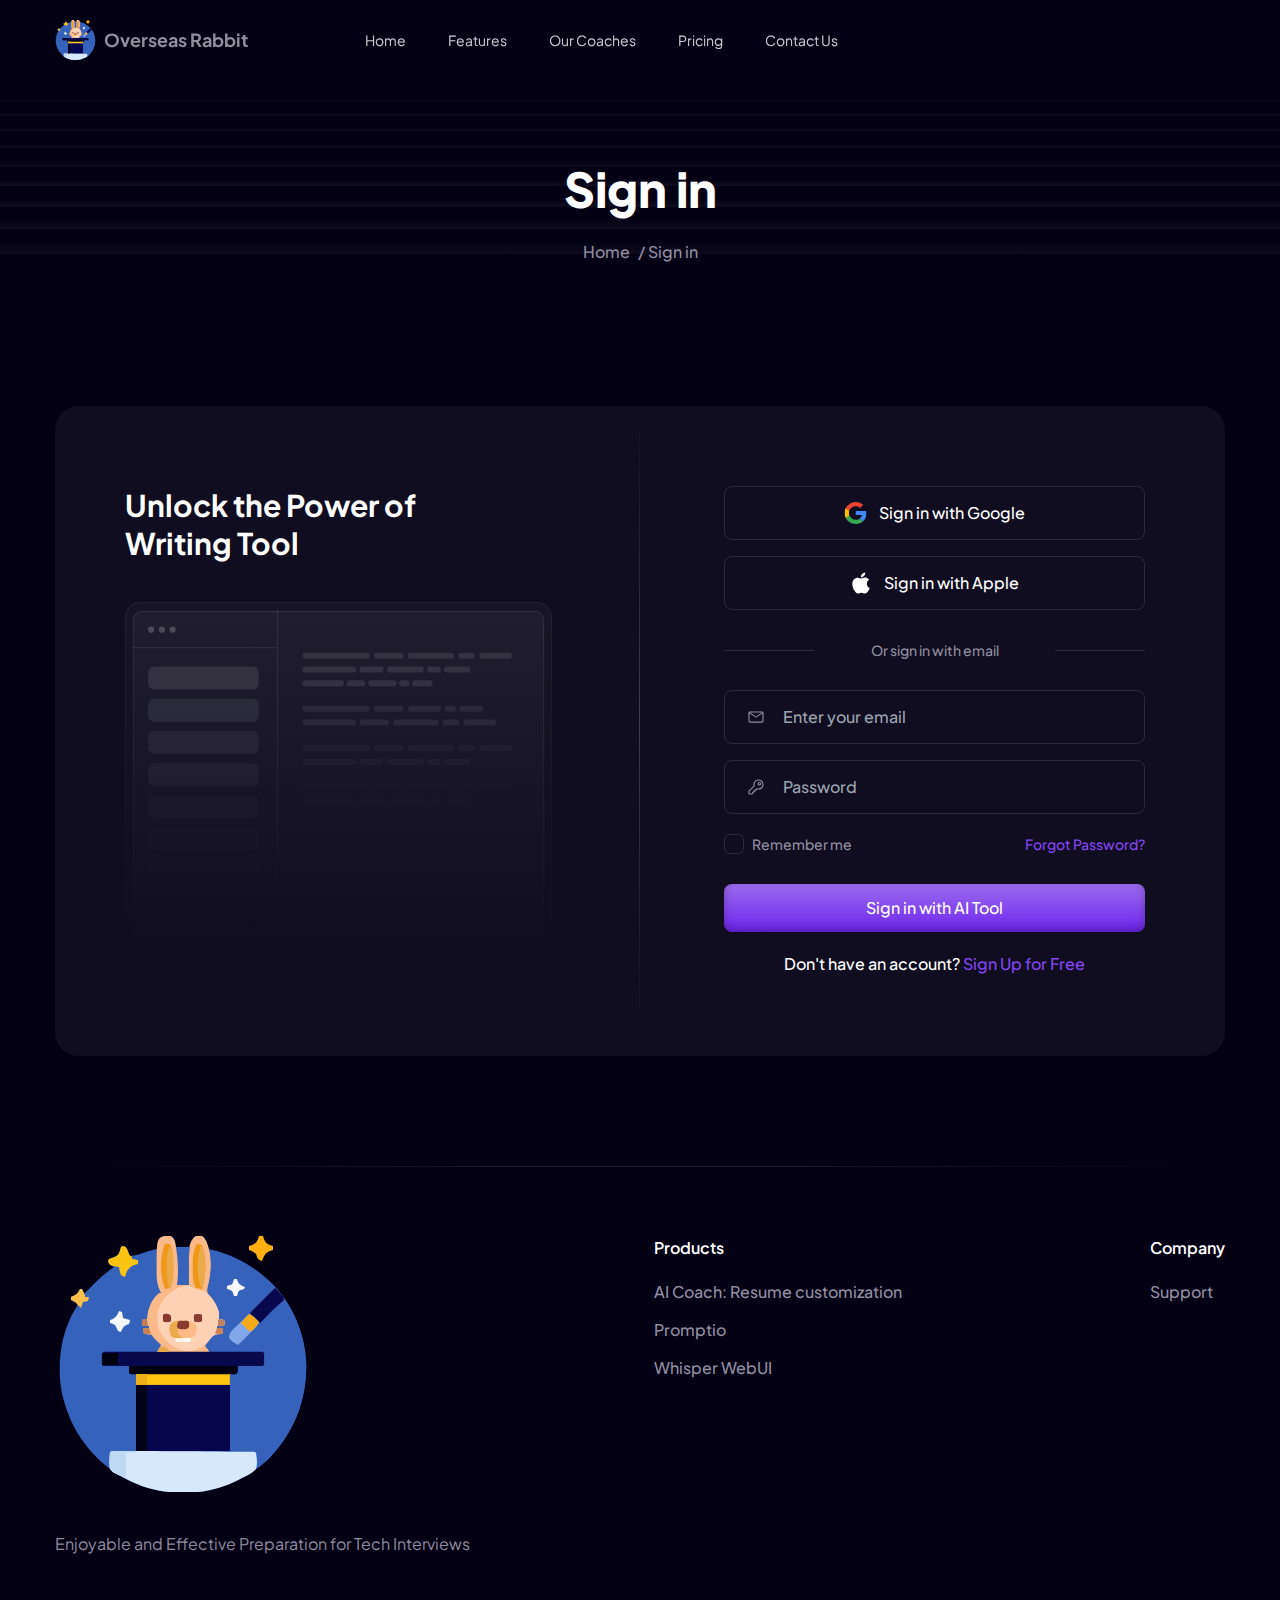
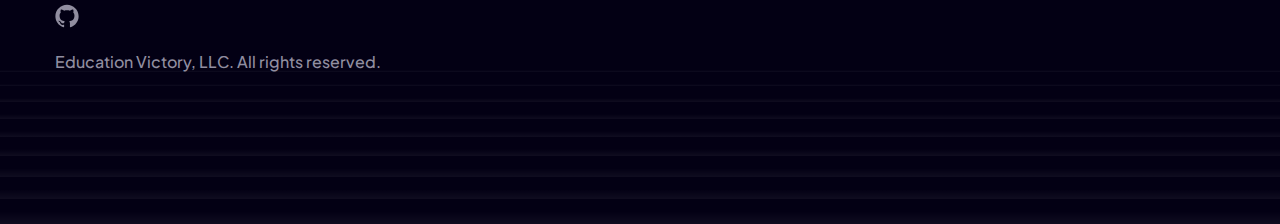
<file: signin.html>
<!DOCTYPE html>
<html lang="en">

<head>
  <meta charset="UTF-8" />
  <meta http-equiv="X-UA-Compatible" content="IE=edge" />
  <meta name="viewport" content="width=device-width, initial-scale=1.0" />
  <title>Sign In | AI Tool - Tailwind CSS Template for AI Tools</title>
<link rel="icon" href="favicon.ico"><link href="style.css" rel="stylesheet"></head>

<body x-data="{ page: 'signin', 'loaded': true, 'stickyMenu': false, 'navigationOpen': false, 'scrollTop': false }">
  <!-- ===== Header Start ===== -->
  <header class="fixed left-0 top-0 w-full z-9999 py-7 lg:py-0"
  :class="{ 'bg-dark/70 backdrop-blur-lg shadow !py-4 lg:!py-0 transition duration-100 before:absolute before:w-full before:h-[1px] before:bottom-0 before:left-0 before:features-row-border' : stickyMenu }"
  @scroll.window="stickyMenu = (window.scrollY > 0) ? true : false">
  <div class="max-w-[1170px] mx-auto px-4 sm:px-8 xl:px-0 lg:flex items-center justify-between relative">
    <div class="w-full lg:w-1/4 flex items-center justify-between">
      <a href="https://osjobs.net/en/" class="flex items-center">
          <img src="images/logo.svg" alt="Logo" style="width: 14%; height: auto;" />
      <p class="ml-2 text-lg font-bold">
      Overseas Rabbit
      </p>
      </a>
      <!-- Hamburger Toggle BTN -->
      <button class="lg:hidden block" @click="navigationOpen = !navigationOpen">
        <span class="block relative cursor-pointer w-5.5 h-5.5">
          <span class="du-block absolute right-0 w-full h-full">
            <span
              class="block relative top-0 left-0 bg-white rounded-sm w-0 h-0.5 my-1 ease-in-out duration-200 delay-[0]"
              :class="{ '!w-full delay-300': !navigationOpen }"></span>
            <span
              class="block relative top-0 left-0 bg-white rounded-sm w-0 h-0.5 my-1 ease-in-out duration-200 delay-150"
              :class="{ '!w-full delay-400': !navigationOpen }"></span>
            <span
              class="block relative top-0 left-0 bg-white rounded-sm w-0 h-0.5 my-1 ease-in-out duration-200 delay-200"
              :class="{ '!w-full delay-500': !navigationOpen }"></span>
          </span>
          <span class="du-block absolute right-0 w-full h-full rotate-45">
            <span
              class="block bg-white rounded-sm ease-in-out duration-200 delay-300 absolute left-2.5 top-0 w-0.5 h-full"
              :class="{ '!h-0 delay-[0]': !navigationOpen }"></span>
            <span
              class="block bg-white rounded-sm ease-in-out duration-200 delay-400 absolute left-0 top-2.5 w-full h-0.5"
              :class="{ '!h-0 dealy-200': !navigationOpen }"></span>
          </span>
        </span>
      </button>
      <!-- Hamburger Toggle BTN -->
    </div>

    <div class="w-full lg:w-3/4 h-0 lg:h-auto invisible lg:visible lg:flex items-center justify-between"
      :class="{ '!visible bg-dark shadow-lgrelative !h-auto max-h-[400px] overflow-y-scroll rounded-md mt-4 p-7.5': navigationOpen }">
      <nav>
        <ul class="flex lg:items-center flex-col lg:flex-row gap-5 lg:gap-2">
          <li class="nav__menu lg:py-7" :class="{ 'lg:!py-4' : stickyMenu }">
            <a href="/#home"
              class="relative text-white/80 text-sm py-1.5 px-4 border border-transparent hover:text-white hover:nav-gradient"
              :class="{'!text-white nav-gradient' :page === 'home'}">Home</a>
          </li>
          <li class="nav__menu lg:py-7" :class="{ 'lg:!py-4' : stickyMenu }">
            <a href="/#features"
              class="relative text-white/80 text-sm py-1.5 px-4 border border-transparent hover:text-white hover:nav-gradient">Features</a>
          </li>
          <li class="nav__menu lg:py-7" :class="{ 'lg:!py-4' : stickyMenu }">
            <a href="/#coaches"
              class="relative text-white/80 text-sm py-1.5 px-4 border border-transparent hover:text-white hover:nav-gradient">Our Coaches</a>
          </li>
          <li class="nav__menu lg:py-7" :class="{ 'lg:!py-4' : stickyMenu }">
            <a href="/#pricing"
              class="relative text-white/80 text-sm py-1.5 px-4 border border-transparent hover:text-white hover:nav-gradient">Pricing</a>
          </li>
          <li class="nav__menu lg:py-7" :class="{ 'lg:!py-4' : stickyMenu }">
            <a href="mailto:contact@osjobs.net?subject=Hello"
              class="relative text-white/80 text-sm py-1.5 px-4 border border-transparent hover:text-white hover:nav-gradient">Contact Us</a>
          </li>
        </ul>
      </nav>
    </div>
  </div>
</header>

  <!-- ===== Header End ===== -->

  <main>
    <!-- ===== Breadcrumb Section Start ===== -->
    <section class="relative z-10 pt-30 lg:pt-35 xl:pt-40 pb-18">
      <!-- bg shapes -->
      <div class="absolute top-25 left-0 w-full flex flex-col gap-3 -z-1 opacity-50">
        <div class="w-full h-[1.24px] footer-bg-gradient"></div>
        <div class="w-full h-[2.47px] footer-bg-gradient"></div>
        <div class="w-full h-[3.71px] footer-bg-gradient"></div>
        <div class="w-full h-[4.99px] footer-bg-gradient"></div>
        <div class="w-full h-[6.19px] footer-bg-gradient"></div>
        <div class="w-full h-[7.42px] footer-bg-gradient"></div>
        <div class="w-full h-[8.66px] footer-bg-gradient"></div>
        <div class="w-full h-[9.90px] footer-bg-gradient"></div>
        <div class="w-full h-[13px] footer-bg-gradient"></div>
      </div>
      <div class="absolute bottom-0 left-0 w-full h-24 bg-gradient-to-b from-dark/0 to-dark -z-1">
      </div>

      <div class="text-center px-4">
        <h1 class="font-extrabold text-heading-2 text-white mb-5.5">
          Sign in
        </h1>
        <ul class="flex items-center justify-center gap-2">
          <li class="font-medium"><a href="index.html">Home</a></li>
          <li class="font-medium">/ Sign in</li>
        </ul>
      </div>
    </section>
    <!-- ===== Breadcrumb Section End ===== -->

    <!-- ===== SignIn Form Start ===== -->
    <section class="pt-17.5 pb-17.5 lg:pb-22.5 xl:pb-27.5">
      <div class="max-w-[1170px] mx-auto px-4 sm:px-8 xl:px-0">
        <div class="wow fadeInUp rounded-3xl bg-white/[0.05]">
          <div class="flex">
            <div class="hidden lg:block w-full lg:w-1/2">
              <div class="relative py-20 pl-17.5 pr-22">
                <div
                  class="absolute top-0 right-0 w-[1px] h-full bg-gradient-to-b from-white/0 via-white/20 to-white/0">
                </div>

                <h2 class="max-w-[292px] font-bold text-white text-heading-4 mb-10">
                  Unlock the Power of Writing Tool
                </h2>
                <img src="images/sigin.svg" alt="signin" />
              </div>
            </div>

            <div class="w-full lg:w-1/2">
              <div class="py-8 sm:py-20 pl-8 sm:pl-21 pr-8 sm:pr-20">
                <form>
                  <button
                    class="w-full flex items-center justify-center gap-3 p-3.5 font-medium text-white rounded-lg border border-white/[0.12] ease-in duration-300 hover:border-purple">
                    <svg width="23" height="22" viewBox="0 0 23 22" fill="none" xmlns="http://www.w3.org/2000/svg">
                      <g clip-path="url(#clip0_132_14584)">
                        <path
                          d="M22.5001 11.2438C22.5134 10.4876 22.4338 9.73256 22.2629 8.995H11.7246V13.0771H17.9105C17.7933 13.7929 17.5296 14.478 17.1352 15.0914C16.7409 15.7047 16.224 16.2335 15.6158 16.646L15.5942 16.7827L18.9264 19.3124L19.1571 19.335C21.2772 17.4161 22.4997 14.5926 22.4997 11.2438"
                          fill="#4285F4" />
                        <path
                          d="M11.7245 22C14.755 22 17.2992 21.0221 19.1577 19.3355L15.6156 16.6464C14.6679 17.2944 13.3958 17.7467 11.7245 17.7467C10.3051 17.7385 8.92433 17.2926 7.77814 16.472C6.63195 15.6515 5.77851 14.4981 5.33892 13.1755L5.20737 13.1865L1.74255 15.8142L1.69727 15.9376C2.63043 17.7602 4.06252 19.2925 5.83341 20.3631C7.60429 21.4337 9.64416 22.0005 11.7249 22"
                          fill="#34A853" />
                        <path
                          d="M5.33889 13.1755C5.09338 12.4753 4.96669 11.7404 4.96388 11C4.9684 10.2608 5.09041 9.52685 5.32552 8.8245L5.31927 8.67868L1.81196 6.00867L1.69724 6.06214C0.910039 7.5938 0.5 9.28491 0.5 10.9999C0.5 12.7148 0.910039 14.406 1.69724 15.9376L5.33889 13.1755Z"
                          fill="#FBBC05" />
                        <path
                          d="M11.7249 4.25337C13.3333 4.22889 14.8888 4.8159 16.065 5.89121L19.2329 2.86003C17.2011 0.992106 14.5106 -0.0328008 11.7249 3.27798e-05C9.64418 -0.000452376 7.60433 0.566279 5.83345 1.63686C4.06256 2.70743 2.63046 4.23965 1.69727 6.06218L5.32684 8.82455C5.77077 7.50213 6.62703 6.34962 7.77491 5.5295C8.9228 4.70938 10.3044 4.26302 11.7249 4.25337Z"
                          fill="#EB4335" />
                      </g>
                      <defs>
                        <clipPath id="clip0_132_14584">
                          <rect width="22" height="22" fill="white" transform="translate(0.5)" />
                        </clipPath>
                      </defs>
                    </svg>
                    Sign in with Google
                  </button>

                  <button
                    class="mt-4 w-full flex items-center justify-center gap-3 p-3.5 font-medium text-white rounded-lg border border-white/[0.12] ease-in duration-300 hover:border-purple">
                    <svg width="22" height="22" viewBox="0 0 22 22" fill="none" xmlns="http://www.w3.org/2000/svg">
                      <path
                        d="M19.1223 7.66195C18.9986 7.75638 16.816 8.9673 16.816 11.6599C16.816 14.7743 19.5933 15.8761 19.6764 15.9034C19.6636 15.9706 19.2352 17.4124 18.2121 18.8814C17.2999 20.1742 16.3471 21.4649 14.8977 21.4649C13.4483 21.4649 13.0753 20.6359 11.4021 20.6359C9.77152 20.6359 9.19179 21.4922 7.86601 21.4922C6.54024 21.4922 5.61517 20.2959 4.55157 18.8269C3.31961 17.1018 2.32422 14.4218 2.32422 11.8782C2.32422 7.79838 5.01839 5.63461 7.6699 5.63461C9.0788 5.63461 10.2533 6.54545 11.1378 6.54545C11.9797 6.54545 13.2927 5.58006 14.8956 5.58006C15.503 5.58006 17.6856 5.63461 19.1223 7.66195ZM14.1346 3.85285C14.7975 3.07844 15.2664 2.00392 15.2664 0.929401C15.2664 0.780396 15.2536 0.629294 15.2259 0.507568C14.1474 0.547443 12.8643 1.21482 12.0906 2.09836C11.4831 2.77833 10.9161 3.85285 10.9161 4.94206C10.9161 5.10579 10.9438 5.26945 10.9566 5.3219C11.0248 5.33452 11.1357 5.3492 11.2465 5.3492C12.2142 5.3492 13.4313 4.7112 14.1346 3.85285Z"
                        fill="white" />
                    </svg>
                    Sign in with Apple
                  </button>

                  <span class="relative block font-medium text-sm text-center my-7.5">
                    <span class="block absolute left-0 top-1/2 h-[1px] w-22.5 bg-white/[0.12]"></span>
                    <span class="block absolute right-0 top-1/2 h-[1px] w-22.5 bg-white/[0.12]"></span>

                    Or sign in with email
                  </span>

                  <div class="mb-4 relative">
                    <span class="absolute top-1/2 -translate-y-1/2 left-6">
                      <svg width="16" height="12" viewBox="0 0 16 12" fill="none" xmlns="http://www.w3.org/2000/svg">
                        <path
                          d="M13.9998 0.399994H1.9998C1.1498 0.399994 0.424805 1.09999 0.424805 1.97499V10.075C0.424805 10.925 1.1248 11.65 1.9998 11.65H13.9998C14.8498 11.65 15.5748 10.95 15.5748 10.075V1.94999C15.5748 1.09999 14.8498 0.399994 13.9998 0.399994ZM13.9998 1.52499C14.0248 1.52499 14.0498 1.52499 14.0748 1.52499L7.9998 5.42499L1.9248 1.52499C1.9498 1.52499 1.9748 1.52499 1.9998 1.52499H13.9998ZM13.9998 10.475H1.9998C1.7498 10.475 1.5498 10.275 1.5498 10.025V2.62499L7.3998 6.37499C7.5748 6.49999 7.7748 6.54999 7.9748 6.54999C8.1748 6.54999 8.3748 6.49999 8.5498 6.37499L14.3998 2.62499V10.05C14.4498 10.3 14.2498 10.475 13.9998 10.475Z"
                          fill="#918EA0" />
                      </svg>
                    </span>
                    <input type="email" placeholder="Enter your email"
                      class="w-full border border-white/[0.12] bg-transparent rounded-lg focus:border-purple pl-14.5 pr-4 py-3.5 font-medium outline-none focus-visible:shadow-none" />
                  </div>

                  <div class="mb-5 relative">
                    <span class="absolute top-1/2 -translate-y-1/2 left-6">
                      <svg width="16" height="16" viewBox="0 0 16 16" fill="none" xmlns="http://www.w3.org/2000/svg">
                        <g clip-path="url(#clip0_368_6544)">
                          <path
                            d="M14.0752 1.92501C13.1252 0.975012 11.8502 0.450012 10.5002 0.450012C9.1502 0.450012 7.8502 0.975012 6.9002 1.92501C5.6252 3.20001 5.1252 5.00001 5.5752 6.75001L0.725195 11.575C0.550195 11.75 0.450195 12 0.450195 12.275V14.6C0.450195 15.125 0.875195 15.575 1.4252 15.575H3.7502C4.0002 15.575 4.2502 15.475 4.4502 15.3L5.0252 14.725C5.2252 14.525 5.3502 14.225 5.3002 13.925V13.875L5.6002 13.85C6.0752 13.8 6.4252 13.45 6.4752 12.975L6.5002 12.675H6.5502C6.8252 12.7 7.1002 12.625 7.3252 12.425C7.5252 12.25 7.6502 11.975 7.6502 11.7V11.5H7.8252C8.0752 11.5 8.3252 11.4 8.5002 11.225L9.3252 10.425C11.0502 10.85 12.8502 10.375 14.1002 9.12501C16.0502 7.12501 16.0502 3.90001 14.0752 1.92501ZM13.2752 8.30001C12.2502 9.32501 10.7252 9.70001 9.3002 9.22501C9.1002 9.15001 8.8752 9.20001 8.7252 9.35001L7.7252 10.35H7.0502C6.7502 10.35 6.4752 10.6 6.4752 10.925V11.525L6.0252 11.475C5.8752 11.45 5.7252 11.5 5.6002 11.6C5.4752 11.7 5.4002 11.825 5.4002 11.975L5.3252 12.725L4.5752 12.8C4.4252 12.825 4.2752 12.9 4.2002 13C4.1002 13.125 4.0502 13.275 4.0752 13.425L4.1502 13.975L3.6752 14.45H1.5752V12.35L6.6002 7.32501C6.7502 7.17501 6.8002 6.95001 6.7252 6.75001C6.2752 5.32501 6.6252 3.80001 7.6752 2.75001C8.4252 2.00001 9.4002 1.60001 10.4752 1.60001C11.5252 1.60001 12.5252 2.00001 13.2752 2.75001C14.8252 4.25001 14.8252 6.75001 13.2752 8.30001Z"
                            fill="#918EA0" />
                          <path
                            d="M11.3498 2.875C10.8748 2.875 10.4248 3.05 10.0748 3.4C9.3748 4.1 9.3748 5.225 10.0748 5.925C10.4248 6.275 10.8748 6.45 11.3498 6.45C11.8248 6.45 12.2748 6.275 12.6248 5.925C12.9748 5.575 13.1498 5.125 13.1498 4.65C13.1498 4.175 12.9748 3.725 12.6248 3.375C12.2748 3.05 11.8248 2.875 11.3498 2.875ZM11.8248 5.125C11.5748 5.375 11.1248 5.375 10.8748 5.125C10.6248 4.875 10.6248 4.45 10.8748 4.175C10.9998 4.05 11.1748 3.975 11.3498 3.975C11.5248 3.975 11.6998 4.05 11.8248 4.175C11.9498 4.3 12.0248 4.475 12.0248 4.65C12.0248 4.825 11.9498 5 11.8248 5.125Z"
                            fill="#918EA0" />
                        </g>
                        <defs>
                          <clipPath id="clip0_368_6544">
                            <rect width="16" height="16" fill="white" />
                          </clipPath>
                        </defs>
                      </svg>
                    </span>
                    <input type="password" placeholder="Password"
                      class="w-full border border-white/[0.12] bg-transparent rounded-lg focus:border-purple pl-14.5 pr-4 py-3.5 font-medium outline-none focus-visible:shadow-none" />
                  </div>

                  <div class="flex items-center justify-between mb-7.5">
                    <div x-data="{ checkboxToggle: false }">
                      <label for="checkboxLabelTwo"
                        class="flex cursor-pointer select-none items-center font-medium text-sm">
                        <div class="relative">
                          <input type="checkbox" id="checkboxLabelTwo" class="sr-only"
                            @change="checkboxToggle = !checkboxToggle" />
                          <div :class="checkboxToggle && 'border-purple bg-purple'"
                            class="mr-2 flex h-5 w-5 items-center justify-center rounded-md border border-white/[0.12]">
                            <span :class="checkboxToggle && '!opacity-100'" class="opacity-0">
                              <svg width="11" height="8" viewBox="0 0 11 8" fill="none"
                                xmlns="http://www.w3.org/2000/svg">
                                <path
                                  d="M10.0915 0.951972L10.0867 0.946075L10.0813 0.940568C9.90076 0.753564 9.61034 0.753146 9.42927 0.939309L4.16201 6.22962L1.58507 3.63469C1.40401 3.44841 1.11351 3.44879 0.932892 3.63584C0.755703 3.81933 0.755703 4.10875 0.932892 4.29224L0.932878 4.29225L0.934851 4.29424L3.58046 6.95832C3.73676 7.11955 3.94983 7.2 4.1473 7.2C4.36196 7.2 4.55963 7.11773 4.71406 6.9584L10.0468 1.60234C10.2436 1.4199 10.2421 1.1339 10.0915 0.951972ZM4.2327 6.30081L4.2317 6.2998C4.23206 6.30015 4.23237 6.30049 4.23269 6.30082L4.2327 6.30081Z"
                                  fill="#FFF" stroke="#FF" stroke-width="0.4"></path>
                              </svg>
                            </span>
                          </div>
                        </div>
                        Remember me
                      </label>
                    </div>
                    <a href="/#" class="font-medium text-sm text-purple">Forgot Password?</a>
                  </div>

                  <button type="submit"
                    class="hero-button-gradient flex justify-center w-full rounded-lg py-3 px-7 text-white font-medium ease-in duration-300 hover:opacity-80">
                    Sign in with AI Tool
                  </button>

                  <p class="text-center font-medium text-white mt-5">
                    Don't have an account?
                    <a href="signup.html" class="text-purple">Sign Up for Free</a>
                  </p>
                </form>
              </div>
            </div>
          </div>
        </div>
      </div>
    </section>
    <!-- ===== SignIn Form End ===== -->
  </main>
  <!-- ===== Footer Start ===== -->
  <!-- ====== Footer Section Start -->
<footer class="relative z-10 pb-17.5 lg:pb-22.5 xl:pb-27.5">
  <!-- bg shapes -->
  <div class="absolute bottom-0 left-0 w-full flex flex-col gap-3 -z-1 opacity-50">
    <div class="w-full h-[1.24px] footer-bg-gradient"></div>
    <div class="w-full h-[2.47px] footer-bg-gradient"></div>
    <div class="w-full h-[3.71px] footer-bg-gradient"></div>
    <div class="w-full h-[4.99px] footer-bg-gradient"></div>
    <div class="w-full h-[6.19px] footer-bg-gradient"></div>
    <div class="w-full h-[7.42px] footer-bg-gradient"></div>
    <div class="w-full h-[8.66px] footer-bg-gradient"></div>
    <div class="w-full h-[9.90px] footer-bg-gradient"></div>
    <div class="w-full h-[13px] footer-bg-gradient"></div>
  </div>

  <div class="max-w-[1170px] mx-auto px-4 sm:px-8 xl:px-0 relative pt-17.5">
    <div class="w-full h-[1px] footer-divider-gradient absolute top-0 left-0"></div>

    <div class="flex flex-wrap justify-between">
      <div class="mb-10 max-w-[571px] w-full">
        <a class="mb-8.5 inline-block" href="index.html">
          <img src="images/logo.svg" alt="Logo" />
        </a>

        <p class="mb-12 xl:w-4/5">
          Enjoyable and Effective Preparation for Tech Interviews
        </p>

        <div class="flex items-center gap-5">
          <a href="https://github.com/Education-Victory" class="hover:text-white ease-in duration-300">
            <svg class="fill-current" width="24" height="24" viewBox="0 0 24 24" fill="none"
              xmlns="http://www.w3.org/2000/svg">
              <g clip-path="url(#clip0_368_11839)">
                <path
                  d="M12 0.674805C5.625 0.674805 0.375 5.8498 0.375 12.2998C0.375 17.3998 3.7125 21.7498 8.3625 23.3248C8.9625 23.4373 9.15 23.0623 9.15 22.7998C9.15 22.5373 9.15 21.7873 9.1125 20.7748C5.8875 21.5248 5.2125 19.1998 5.2125 19.1998C4.6875 17.8873 3.9 17.5123 3.9 17.5123C2.85 16.7623 3.9375 16.7623 3.9375 16.7623C5.1 16.7998 5.7375 17.9623 5.7375 17.9623C6.75 19.7623 8.475 19.2373 9.1125 18.8998C9.225 18.1498 9.525 17.6248 9.8625 17.3248C7.3125 17.0623 4.575 16.0498 4.575 11.6248C4.575 10.3498 5.0625 9.3373 5.775 8.5498C5.6625 8.2873 5.25 7.0873 5.8875 5.4748C5.8875 5.4748 6.9 5.1748 9.1125 6.6748C10.05 6.4123 11.025 6.2623 12.0375 6.2623C13.05 6.2623 14.0625 6.3748 14.9625 6.6748C17.175 5.2123 18.15 5.4748 18.15 5.4748C18.7875 7.0498 18.4125 8.2873 18.2625 8.5498C19.0125 9.3373 19.4625 10.3873 19.4625 11.6248C19.4625 16.0498 16.725 17.0623 14.175 17.3248C14.5875 17.6998 14.9625 18.4498 14.9625 19.4998C14.9625 21.0748 14.925 22.3123 14.925 22.6873C14.925 22.9873 15.15 23.3248 15.7125 23.2123C20.2875 21.6748 23.625 17.3623 23.625 12.2248C23.5875 5.8498 18.375 0.674805 12 0.674805Z"
                  fill="" />
              </g>
              <defs>
                <clipPath id="clip0_368_11839">
                  <rect width="24" height="24" fill="white" />
                </clipPath>
              </defs>
            </svg>
          </a>
        </div>

        <p class="font-medium mt-5.5">
          Education Victory, LLC. All rights reserved.
        </p>
      </div>

      <div class="max-w-[571px] w-full">
        <div class="flex flex-col sm:flex-row sm:justify-between gap-10">
          <div>
            <h5 class="font-semibold text-white mb-5">Products</h5>

            <ul class="flex flex-col gap-3.5">
              <li>
                <a href="https://ai-coach-ev.streamlit.app/" class="font-medium ease-in duration-300 hover:text-white">AI Coach: Resume customization</a>
              </li>
              <li>
                <a href="https://prompt.osjobs.net/" class="font-medium ease-in duration-300 hover:text-white">Promptio</a>
              </li>
              <li>
                <a href="https://whisper-webui.streamlit.app//" class="font-medium ease-in duration-300 hover:text-white">Whisper WebUI</a>
              </li>
            </ul>
          </div>

          <div>
            <h5 class="font-semibold text-white mb-5">Company</h5>

            <ul class="flex flex-col gap-3.5">
              <li>
                <a href="mailto:contact@osjobs.net?subject=Hello" class="font-medium ease-in duration-300 hover:text-white">Support</a>
              </li>
            </ul>
          </div>
        </div>
      </div>
    </div>
  </div>
</footer>
<!-- ====== Footer Section End -->

  <!-- ===== Footer End ===== -->

  <!-- ====== Back To Top Start ===== -->
  <button
  class="hidden items-center justify-center w-10 h-10 rounded-[4px] shadow-solid-5 bg-purple hover:opacity-70 fixed bottom-8 right-8 z-999"
  @click="window.scrollTo({top: 0, behavior: 'smooth'})"
  @scroll.window="scrollTop = (window.pageYOffset > 50) ? true : false" :class="{ '!flex' : scrollTop }">
  <svg class="fill-white w-5 h-5" xmlns="http://www.w3.org/2000/svg" viewBox="0 0 512 512">
    <path
      d="M233.4 105.4c12.5-12.5 32.8-12.5 45.3 0l192 192c12.5 12.5 12.5 32.8 0 45.3s-32.8 12.5-45.3 0L256 173.3 86.6 342.6c-12.5 12.5-32.8 12.5-45.3 0s-12.5-32.8 0-45.3l192-192z" />
  </svg>
</button>
  <!-- ====== Back To Top End ===== -->
<script defer src="bundle.js"></script></body>

</html>
</file>
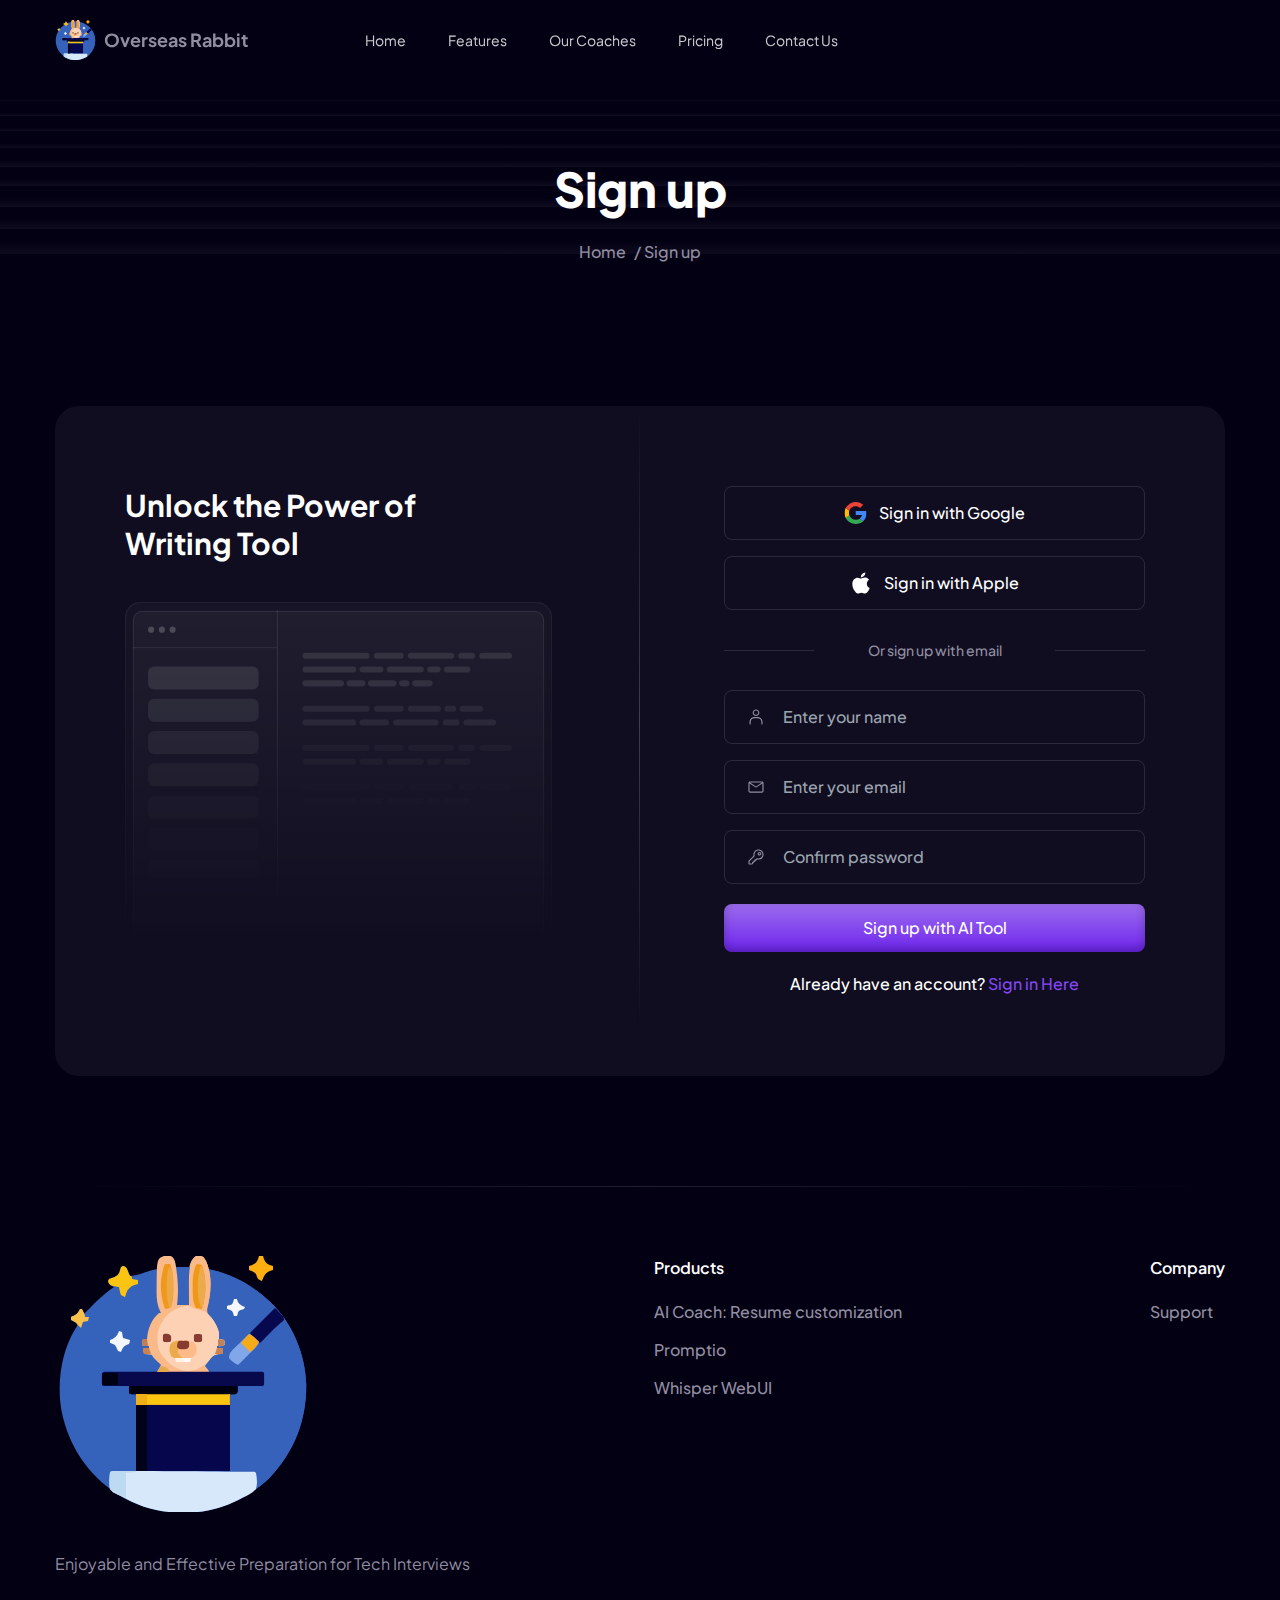
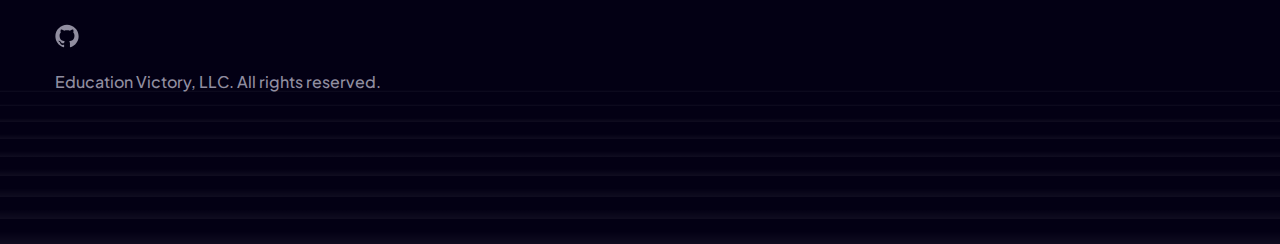
<file: signup.html>
<!DOCTYPE html>
<html lang="en">

<head>
  <meta charset="UTF-8" />
  <meta http-equiv="X-UA-Compatible" content="IE=edge" />
  <meta name="viewport" content="width=device-width, initial-scale=1.0" />
  <title>Sign Up | AI Tool - Tailwind CSS Template for AI Tools</title>
<link rel="icon" href="favicon.ico"><link href="style.css" rel="stylesheet"></head>

<body x-data="{ page: 'signup', 'loaded': true, 'stickyMenu': false, 'navigationOpen': false, 'scrollTop': false }">
  <!-- ===== Header Start ===== -->
  <header class="fixed left-0 top-0 w-full z-9999 py-7 lg:py-0"
  :class="{ 'bg-dark/70 backdrop-blur-lg shadow !py-4 lg:!py-0 transition duration-100 before:absolute before:w-full before:h-[1px] before:bottom-0 before:left-0 before:features-row-border' : stickyMenu }"
  @scroll.window="stickyMenu = (window.scrollY > 0) ? true : false">
  <div class="max-w-[1170px] mx-auto px-4 sm:px-8 xl:px-0 lg:flex items-center justify-between relative">
    <div class="w-full lg:w-1/4 flex items-center justify-between">
      <a href="https://osjobs.net/en/" class="flex items-center">
          <img src="images/logo.svg" alt="Logo" style="width: 14%; height: auto;" />
      <p class="ml-2 text-lg font-bold">
      Overseas Rabbit
      </p>
      </a>
      <!-- Hamburger Toggle BTN -->
      <button class="lg:hidden block" @click="navigationOpen = !navigationOpen">
        <span class="block relative cursor-pointer w-5.5 h-5.5">
          <span class="du-block absolute right-0 w-full h-full">
            <span
              class="block relative top-0 left-0 bg-white rounded-sm w-0 h-0.5 my-1 ease-in-out duration-200 delay-[0]"
              :class="{ '!w-full delay-300': !navigationOpen }"></span>
            <span
              class="block relative top-0 left-0 bg-white rounded-sm w-0 h-0.5 my-1 ease-in-out duration-200 delay-150"
              :class="{ '!w-full delay-400': !navigationOpen }"></span>
            <span
              class="block relative top-0 left-0 bg-white rounded-sm w-0 h-0.5 my-1 ease-in-out duration-200 delay-200"
              :class="{ '!w-full delay-500': !navigationOpen }"></span>
          </span>
          <span class="du-block absolute right-0 w-full h-full rotate-45">
            <span
              class="block bg-white rounded-sm ease-in-out duration-200 delay-300 absolute left-2.5 top-0 w-0.5 h-full"
              :class="{ '!h-0 delay-[0]': !navigationOpen }"></span>
            <span
              class="block bg-white rounded-sm ease-in-out duration-200 delay-400 absolute left-0 top-2.5 w-full h-0.5"
              :class="{ '!h-0 dealy-200': !navigationOpen }"></span>
          </span>
        </span>
      </button>
      <!-- Hamburger Toggle BTN -->
    </div>

    <div class="w-full lg:w-3/4 h-0 lg:h-auto invisible lg:visible lg:flex items-center justify-between"
      :class="{ '!visible bg-dark shadow-lgrelative !h-auto max-h-[400px] overflow-y-scroll rounded-md mt-4 p-7.5': navigationOpen }">
      <nav>
        <ul class="flex lg:items-center flex-col lg:flex-row gap-5 lg:gap-2">
          <li class="nav__menu lg:py-7" :class="{ 'lg:!py-4' : stickyMenu }">
            <a href="/#home"
              class="relative text-white/80 text-sm py-1.5 px-4 border border-transparent hover:text-white hover:nav-gradient"
              :class="{'!text-white nav-gradient' :page === 'home'}">Home</a>
          </li>
          <li class="nav__menu lg:py-7" :class="{ 'lg:!py-4' : stickyMenu }">
            <a href="/#features"
              class="relative text-white/80 text-sm py-1.5 px-4 border border-transparent hover:text-white hover:nav-gradient">Features</a>
          </li>
          <li class="nav__menu lg:py-7" :class="{ 'lg:!py-4' : stickyMenu }">
            <a href="/#coaches"
              class="relative text-white/80 text-sm py-1.5 px-4 border border-transparent hover:text-white hover:nav-gradient">Our Coaches</a>
          </li>
          <li class="nav__menu lg:py-7" :class="{ 'lg:!py-4' : stickyMenu }">
            <a href="/#pricing"
              class="relative text-white/80 text-sm py-1.5 px-4 border border-transparent hover:text-white hover:nav-gradient">Pricing</a>
          </li>
          <li class="nav__menu lg:py-7" :class="{ 'lg:!py-4' : stickyMenu }">
            <a href="mailto:contact@osjobs.net?subject=Hello"
              class="relative text-white/80 text-sm py-1.5 px-4 border border-transparent hover:text-white hover:nav-gradient">Contact Us</a>
          </li>
        </ul>
      </nav>
    </div>
  </div>
</header>

  <!-- ===== Header End ===== -->

  <main>
    <!-- ===== Breadcrumb Section Start ===== -->
    <section class="relative z-10 pt-30 lg:pt-35 xl:pt-40 pb-18">
      <!-- bg shapes -->
      <div class="absolute top-25 left-0 w-full flex flex-col gap-3 -z-1 opacity-50">
        <div class="w-full h-[1.24px] footer-bg-gradient"></div>
        <div class="w-full h-[2.47px] footer-bg-gradient"></div>
        <div class="w-full h-[3.71px] footer-bg-gradient"></div>
        <div class="w-full h-[4.99px] footer-bg-gradient"></div>
        <div class="w-full h-[6.19px] footer-bg-gradient"></div>
        <div class="w-full h-[7.42px] footer-bg-gradient"></div>
        <div class="w-full h-[8.66px] footer-bg-gradient"></div>
        <div class="w-full h-[9.90px] footer-bg-gradient"></div>
        <div class="w-full h-[13px] footer-bg-gradient"></div>
      </div>
      <div class="absolute bottom-0 left-0 w-full h-24 bg-gradient-to-b from-dark/0 to-dark -z-1">
      </div>

      <div class="text-center px-4">
        <h1 class="font-extrabold text-heading-2 text-white mb-5.5">
          Sign up
        </h1>
        <ul class="flex items-center justify-center gap-2">
          <li class="font-medium"><a href="index.html">Home</a></li>
          <li class="font-medium">/ Sign up</li>
        </ul>
      </div>
    </section>
    <!-- ===== Breadcrumb Section End ===== -->

    <!-- ===== SignUp Form Start ===== -->
    <section class="pt-17.5 pb-17.5 lg:pb-22.5 xl:pb-27.5">
      <div class="max-w-[1170px] mx-auto px-4 sm:px-8 xl:px-0">
        <div class="wow fadeInUp rounded-3xl bg-white/[0.05]">
          <div class="flex">
            <div class="hidden lg:block w-full lg:w-1/2">
              <div class="relative py-20 pl-17.5 pr-22">
                <div
                  class="absolute top-0 right-0 w-[1px] h-full bg-gradient-to-b from-white/0 via-white/20 to-white/0">
                </div>

                <h2 class="max-w-[292px] font-bold text-white text-heading-4 mb-10">
                  Unlock the Power of Writing Tool
                </h2>
                <img src="images/sigin.svg" alt="signin" />
              </div>
            </div>

            <div class="w-full lg:w-1/2">
              <div class="py-8 sm:py-20 pl-8 sm:pl-21 pr-8 sm:pr-20">
                <form>
                  <button
                    class="w-full flex items-center justify-center gap-3 p-3.5 font-medium text-white rounded-lg border border-white/[0.12] ease-in duration-300 hover:border-purple">
                    <svg width="23" height="22" viewBox="0 0 23 22" fill="none" xmlns="http://www.w3.org/2000/svg">
                      <g clip-path="url(#clip0_132_14584)">
                        <path
                          d="M22.5001 11.2438C22.5134 10.4876 22.4338 9.73256 22.2629 8.995H11.7246V13.0771H17.9105C17.7933 13.7929 17.5296 14.478 17.1352 15.0914C16.7409 15.7047 16.224 16.2335 15.6158 16.646L15.5942 16.7827L18.9264 19.3124L19.1571 19.335C21.2772 17.4161 22.4997 14.5926 22.4997 11.2438"
                          fill="#4285F4" />
                        <path
                          d="M11.7245 22C14.755 22 17.2992 21.0221 19.1577 19.3355L15.6156 16.6464C14.6679 17.2944 13.3958 17.7467 11.7245 17.7467C10.3051 17.7385 8.92433 17.2926 7.77814 16.472C6.63195 15.6515 5.77851 14.4981 5.33892 13.1755L5.20737 13.1865L1.74255 15.8142L1.69727 15.9376C2.63043 17.7602 4.06252 19.2925 5.83341 20.3631C7.60429 21.4337 9.64416 22.0005 11.7249 22"
                          fill="#34A853" />
                        <path
                          d="M5.33889 13.1755C5.09338 12.4753 4.96669 11.7404 4.96388 11C4.9684 10.2608 5.09041 9.52685 5.32552 8.8245L5.31927 8.67868L1.81196 6.00867L1.69724 6.06214C0.910039 7.5938 0.5 9.28491 0.5 10.9999C0.5 12.7148 0.910039 14.406 1.69724 15.9376L5.33889 13.1755Z"
                          fill="#FBBC05" />
                        <path
                          d="M11.7249 4.25337C13.3333 4.22889 14.8888 4.8159 16.065 5.89121L19.2329 2.86003C17.2011 0.992106 14.5106 -0.0328008 11.7249 3.27798e-05C9.64418 -0.000452376 7.60433 0.566279 5.83345 1.63686C4.06256 2.70743 2.63046 4.23965 1.69727 6.06218L5.32684 8.82455C5.77077 7.50213 6.62703 6.34962 7.77491 5.5295C8.9228 4.70938 10.3044 4.26302 11.7249 4.25337Z"
                          fill="#EB4335" />
                      </g>
                      <defs>
                        <clipPath id="clip0_132_14584">
                          <rect width="22" height="22" fill="white" transform="translate(0.5)" />
                        </clipPath>
                      </defs>
                    </svg>
                    Sign in with Google
                  </button>

                  <button
                    class="mt-4 w-full flex items-center justify-center gap-3 p-3.5 font-medium text-white rounded-lg border border-white/[0.12] ease-in duration-300 hover:border-purple">
                    <svg width="22" height="22" viewBox="0 0 22 22" fill="none" xmlns="http://www.w3.org/2000/svg">
                      <path
                        d="M19.1223 7.66195C18.9986 7.75638 16.816 8.9673 16.816 11.6599C16.816 14.7743 19.5933 15.8761 19.6764 15.9034C19.6636 15.9706 19.2352 17.4124 18.2121 18.8814C17.2999 20.1742 16.3471 21.4649 14.8977 21.4649C13.4483 21.4649 13.0753 20.6359 11.4021 20.6359C9.77152 20.6359 9.19179 21.4922 7.86601 21.4922C6.54024 21.4922 5.61517 20.2959 4.55157 18.8269C3.31961 17.1018 2.32422 14.4218 2.32422 11.8782C2.32422 7.79838 5.01839 5.63461 7.6699 5.63461C9.0788 5.63461 10.2533 6.54545 11.1378 6.54545C11.9797 6.54545 13.2927 5.58006 14.8956 5.58006C15.503 5.58006 17.6856 5.63461 19.1223 7.66195ZM14.1346 3.85285C14.7975 3.07844 15.2664 2.00392 15.2664 0.929401C15.2664 0.780396 15.2536 0.629294 15.2259 0.507568C14.1474 0.547443 12.8643 1.21482 12.0906 2.09836C11.4831 2.77833 10.9161 3.85285 10.9161 4.94206C10.9161 5.10579 10.9438 5.26945 10.9566 5.3219C11.0248 5.33452 11.1357 5.3492 11.2465 5.3492C12.2142 5.3492 13.4313 4.7112 14.1346 3.85285Z"
                        fill="white" />
                    </svg>
                    Sign in with Apple
                  </button>

                  <span class="relative block font-medium text-sm text-center my-7.5">
                    <span class="block absolute left-0 top-1/2 h-[1px] w-22.5 bg-white/[0.12]"></span>
                    <span class="block absolute right-0 top-1/2 h-[1px] w-22.5 bg-white/[0.12]"></span>

                    Or sign up with email
                  </span>

                  <div class="mb-4 relative">
                    <span class="absolute top-1/2 -translate-y-1/2 left-6">
                      <svg width="16" height="16" viewBox="0 0 16 16" fill="none" xmlns="http://www.w3.org/2000/svg">
                        <path
                          d="M8.00039 6.92499C9.85039 6.92499 11.3504 5.47499 11.3504 3.67499C11.3504 1.87499 9.85039 0.424988 8.00039 0.424988C6.15039 0.424988 4.65039 1.87499 4.65039 3.67499C4.65039 5.47499 6.15039 6.92499 8.00039 6.92499ZM8.00039 1.57499C9.22539 1.57499 10.2254 2.52499 10.2254 3.69999C10.2254 4.87499 9.22539 5.82499 8.00039 5.82499C6.77539 5.82499 5.77539 4.87499 5.77539 3.69999C5.77539 2.52499 6.77539 1.57499 8.00039 1.57499Z"
                          fill="#918EA0" />
                        <path
                          d="M9.62539 8.04999H6.37539C3.70039 8.04999 1.52539 10.25 1.52539 12.925V15C1.52539 15.3 1.77539 15.575 2.10039 15.575C2.42539 15.575 2.67539 15.325 2.67539 15V12.925C2.67539 10.875 4.35039 9.17499 6.42539 9.17499H9.65039C11.7004 9.17499 13.4004 10.85 13.4004 12.925V15C13.4004 15.3 13.6504 15.575 13.9754 15.575C14.3004 15.575 14.5504 15.325 14.5504 15V12.925C14.4754 10.25 12.3004 8.04999 9.62539 8.04999Z"
                          fill="#918EA0" />
                      </svg>
                    </span>
                    <input type="name" placeholder="Enter your name"
                      class="w-full border border-white/[0.12] bg-transparent rounded-lg focus:border-purple pl-14.5 pr-4 py-3.5 font-medium outline-none focus-visible:shadow-none" />
                  </div>

                  <div class="mb-4 relative">
                    <span class="absolute top-1/2 -translate-y-1/2 left-6">
                      <svg width="16" height="12" viewBox="0 0 16 12" fill="none" xmlns="http://www.w3.org/2000/svg">
                        <path
                          d="M13.9998 0.399994H1.9998C1.1498 0.399994 0.424805 1.09999 0.424805 1.97499V10.075C0.424805 10.925 1.1248 11.65 1.9998 11.65H13.9998C14.8498 11.65 15.5748 10.95 15.5748 10.075V1.94999C15.5748 1.09999 14.8498 0.399994 13.9998 0.399994ZM13.9998 1.52499C14.0248 1.52499 14.0498 1.52499 14.0748 1.52499L7.9998 5.42499L1.9248 1.52499C1.9498 1.52499 1.9748 1.52499 1.9998 1.52499H13.9998ZM13.9998 10.475H1.9998C1.7498 10.475 1.5498 10.275 1.5498 10.025V2.62499L7.3998 6.37499C7.5748 6.49999 7.7748 6.54999 7.9748 6.54999C8.1748 6.54999 8.3748 6.49999 8.5498 6.37499L14.3998 2.62499V10.05C14.4498 10.3 14.2498 10.475 13.9998 10.475Z"
                          fill="#918EA0" />
                      </svg>
                    </span>
                    <input type="email" placeholder="Enter your email"
                      class="w-full border border-white/[0.12] bg-transparent rounded-lg focus:border-purple pl-14.5 pr-4 py-3.5 font-medium outline-none focus-visible:shadow-none" />
                  </div>

                  <div class="mb-5 relative">
                    <span class="absolute top-1/2 -translate-y-1/2 left-6">
                      <svg width="16" height="16" viewBox="0 0 16 16" fill="none" xmlns="http://www.w3.org/2000/svg">
                        <g clip-path="url(#clip0_368_6544)">
                          <path
                            d="M14.0752 1.92501C13.1252 0.975012 11.8502 0.450012 10.5002 0.450012C9.1502 0.450012 7.8502 0.975012 6.9002 1.92501C5.6252 3.20001 5.1252 5.00001 5.5752 6.75001L0.725195 11.575C0.550195 11.75 0.450195 12 0.450195 12.275V14.6C0.450195 15.125 0.875195 15.575 1.4252 15.575H3.7502C4.0002 15.575 4.2502 15.475 4.4502 15.3L5.0252 14.725C5.2252 14.525 5.3502 14.225 5.3002 13.925V13.875L5.6002 13.85C6.0752 13.8 6.4252 13.45 6.4752 12.975L6.5002 12.675H6.5502C6.8252 12.7 7.1002 12.625 7.3252 12.425C7.5252 12.25 7.6502 11.975 7.6502 11.7V11.5H7.8252C8.0752 11.5 8.3252 11.4 8.5002 11.225L9.3252 10.425C11.0502 10.85 12.8502 10.375 14.1002 9.12501C16.0502 7.12501 16.0502 3.90001 14.0752 1.92501ZM13.2752 8.30001C12.2502 9.32501 10.7252 9.70001 9.3002 9.22501C9.1002 9.15001 8.8752 9.20001 8.7252 9.35001L7.7252 10.35H7.0502C6.7502 10.35 6.4752 10.6 6.4752 10.925V11.525L6.0252 11.475C5.8752 11.45 5.7252 11.5 5.6002 11.6C5.4752 11.7 5.4002 11.825 5.4002 11.975L5.3252 12.725L4.5752 12.8C4.4252 12.825 4.2752 12.9 4.2002 13C4.1002 13.125 4.0502 13.275 4.0752 13.425L4.1502 13.975L3.6752 14.45H1.5752V12.35L6.6002 7.32501C6.7502 7.17501 6.8002 6.95001 6.7252 6.75001C6.2752 5.32501 6.6252 3.80001 7.6752 2.75001C8.4252 2.00001 9.4002 1.60001 10.4752 1.60001C11.5252 1.60001 12.5252 2.00001 13.2752 2.75001C14.8252 4.25001 14.8252 6.75001 13.2752 8.30001Z"
                            fill="#918EA0" />
                          <path
                            d="M11.3498 2.875C10.8748 2.875 10.4248 3.05 10.0748 3.4C9.3748 4.1 9.3748 5.225 10.0748 5.925C10.4248 6.275 10.8748 6.45 11.3498 6.45C11.8248 6.45 12.2748 6.275 12.6248 5.925C12.9748 5.575 13.1498 5.125 13.1498 4.65C13.1498 4.175 12.9748 3.725 12.6248 3.375C12.2748 3.05 11.8248 2.875 11.3498 2.875ZM11.8248 5.125C11.5748 5.375 11.1248 5.375 10.8748 5.125C10.6248 4.875 10.6248 4.45 10.8748 4.175C10.9998 4.05 11.1748 3.975 11.3498 3.975C11.5248 3.975 11.6998 4.05 11.8248 4.175C11.9498 4.3 12.0248 4.475 12.0248 4.65C12.0248 4.825 11.9498 5 11.8248 5.125Z"
                            fill="#918EA0" />
                        </g>
                        <defs>
                          <clipPath id="clip0_368_6544">
                            <rect width="16" height="16" fill="white" />
                          </clipPath>
                        </defs>
                      </svg>
                    </span>
                    <input type="password" placeholder="Confirm password"
                      class="w-full border border-white/[0.12] bg-transparent rounded-lg focus:border-purple pl-14.5 pr-4 py-3.5 font-medium outline-none focus-visible:shadow-none" />
                  </div>

                  <button type="submit"
                    class="hero-button-gradient flex justify-center w-full rounded-lg py-3 px-7 text-white font-medium ease-in duration-300 hover:opacity-80">
                    Sign up with AI Tool
                  </button>

                  <p class="text-center font-medium text-white mt-5">
                    Already have an account?
                    <a href="signin.html" class="text-purple">Sign in Here</a>
                  </p>
                </form>
              </div>
            </div>
          </div>
        </div>
      </div>
    </section>
    <!-- ===== SignUp Form End ===== -->
  </main>
  <!-- ===== Footer Start ===== -->
  <!-- ====== Footer Section Start -->
<footer class="relative z-10 pb-17.5 lg:pb-22.5 xl:pb-27.5">
  <!-- bg shapes -->
  <div class="absolute bottom-0 left-0 w-full flex flex-col gap-3 -z-1 opacity-50">
    <div class="w-full h-[1.24px] footer-bg-gradient"></div>
    <div class="w-full h-[2.47px] footer-bg-gradient"></div>
    <div class="w-full h-[3.71px] footer-bg-gradient"></div>
    <div class="w-full h-[4.99px] footer-bg-gradient"></div>
    <div class="w-full h-[6.19px] footer-bg-gradient"></div>
    <div class="w-full h-[7.42px] footer-bg-gradient"></div>
    <div class="w-full h-[8.66px] footer-bg-gradient"></div>
    <div class="w-full h-[9.90px] footer-bg-gradient"></div>
    <div class="w-full h-[13px] footer-bg-gradient"></div>
  </div>

  <div class="max-w-[1170px] mx-auto px-4 sm:px-8 xl:px-0 relative pt-17.5">
    <div class="w-full h-[1px] footer-divider-gradient absolute top-0 left-0"></div>

    <div class="flex flex-wrap justify-between">
      <div class="mb-10 max-w-[571px] w-full">
        <a class="mb-8.5 inline-block" href="index.html">
          <img src="images/logo.svg" alt="Logo" />
        </a>

        <p class="mb-12 xl:w-4/5">
          Enjoyable and Effective Preparation for Tech Interviews
        </p>

        <div class="flex items-center gap-5">
          <a href="https://github.com/Education-Victory" class="hover:text-white ease-in duration-300">
            <svg class="fill-current" width="24" height="24" viewBox="0 0 24 24" fill="none"
              xmlns="http://www.w3.org/2000/svg">
              <g clip-path="url(#clip0_368_11839)">
                <path
                  d="M12 0.674805C5.625 0.674805 0.375 5.8498 0.375 12.2998C0.375 17.3998 3.7125 21.7498 8.3625 23.3248C8.9625 23.4373 9.15 23.0623 9.15 22.7998C9.15 22.5373 9.15 21.7873 9.1125 20.7748C5.8875 21.5248 5.2125 19.1998 5.2125 19.1998C4.6875 17.8873 3.9 17.5123 3.9 17.5123C2.85 16.7623 3.9375 16.7623 3.9375 16.7623C5.1 16.7998 5.7375 17.9623 5.7375 17.9623C6.75 19.7623 8.475 19.2373 9.1125 18.8998C9.225 18.1498 9.525 17.6248 9.8625 17.3248C7.3125 17.0623 4.575 16.0498 4.575 11.6248C4.575 10.3498 5.0625 9.3373 5.775 8.5498C5.6625 8.2873 5.25 7.0873 5.8875 5.4748C5.8875 5.4748 6.9 5.1748 9.1125 6.6748C10.05 6.4123 11.025 6.2623 12.0375 6.2623C13.05 6.2623 14.0625 6.3748 14.9625 6.6748C17.175 5.2123 18.15 5.4748 18.15 5.4748C18.7875 7.0498 18.4125 8.2873 18.2625 8.5498C19.0125 9.3373 19.4625 10.3873 19.4625 11.6248C19.4625 16.0498 16.725 17.0623 14.175 17.3248C14.5875 17.6998 14.9625 18.4498 14.9625 19.4998C14.9625 21.0748 14.925 22.3123 14.925 22.6873C14.925 22.9873 15.15 23.3248 15.7125 23.2123C20.2875 21.6748 23.625 17.3623 23.625 12.2248C23.5875 5.8498 18.375 0.674805 12 0.674805Z"
                  fill="" />
              </g>
              <defs>
                <clipPath id="clip0_368_11839">
                  <rect width="24" height="24" fill="white" />
                </clipPath>
              </defs>
            </svg>
          </a>
        </div>

        <p class="font-medium mt-5.5">
          Education Victory, LLC. All rights reserved.
        </p>
      </div>

      <div class="max-w-[571px] w-full">
        <div class="flex flex-col sm:flex-row sm:justify-between gap-10">
          <div>
            <h5 class="font-semibold text-white mb-5">Products</h5>

            <ul class="flex flex-col gap-3.5">
              <li>
                <a href="https://ai-coach-ev.streamlit.app/" class="font-medium ease-in duration-300 hover:text-white">AI Coach: Resume customization</a>
              </li>
              <li>
                <a href="https://prompt.osjobs.net/" class="font-medium ease-in duration-300 hover:text-white">Promptio</a>
              </li>
              <li>
                <a href="https://whisper-webui.streamlit.app//" class="font-medium ease-in duration-300 hover:text-white">Whisper WebUI</a>
              </li>
            </ul>
          </div>

          <div>
            <h5 class="font-semibold text-white mb-5">Company</h5>

            <ul class="flex flex-col gap-3.5">
              <li>
                <a href="mailto:contact@osjobs.net?subject=Hello" class="font-medium ease-in duration-300 hover:text-white">Support</a>
              </li>
            </ul>
          </div>
        </div>
      </div>
    </div>
  </div>
</footer>
<!-- ====== Footer Section End -->

  <!-- ===== Footer End ===== -->

  <!-- ====== Back To Top Start ===== -->
  <button
  class="hidden items-center justify-center w-10 h-10 rounded-[4px] shadow-solid-5 bg-purple hover:opacity-70 fixed bottom-8 right-8 z-999"
  @click="window.scrollTo({top: 0, behavior: 'smooth'})"
  @scroll.window="scrollTop = (window.pageYOffset > 50) ? true : false" :class="{ '!flex' : scrollTop }">
  <svg class="fill-white w-5 h-5" xmlns="http://www.w3.org/2000/svg" viewBox="0 0 512 512">
    <path
      d="M233.4 105.4c12.5-12.5 32.8-12.5 45.3 0l192 192c12.5 12.5 12.5 32.8 0 45.3s-32.8 12.5-45.3 0L256 173.3 86.6 342.6c-12.5 12.5-32.8 12.5-45.3 0s-12.5-32.8 0-45.3l192-192z" />
  </svg>
</button>
  <!-- ====== Back To Top End ===== -->
<script defer src="bundle.js"></script></body>

</html>
</file>
